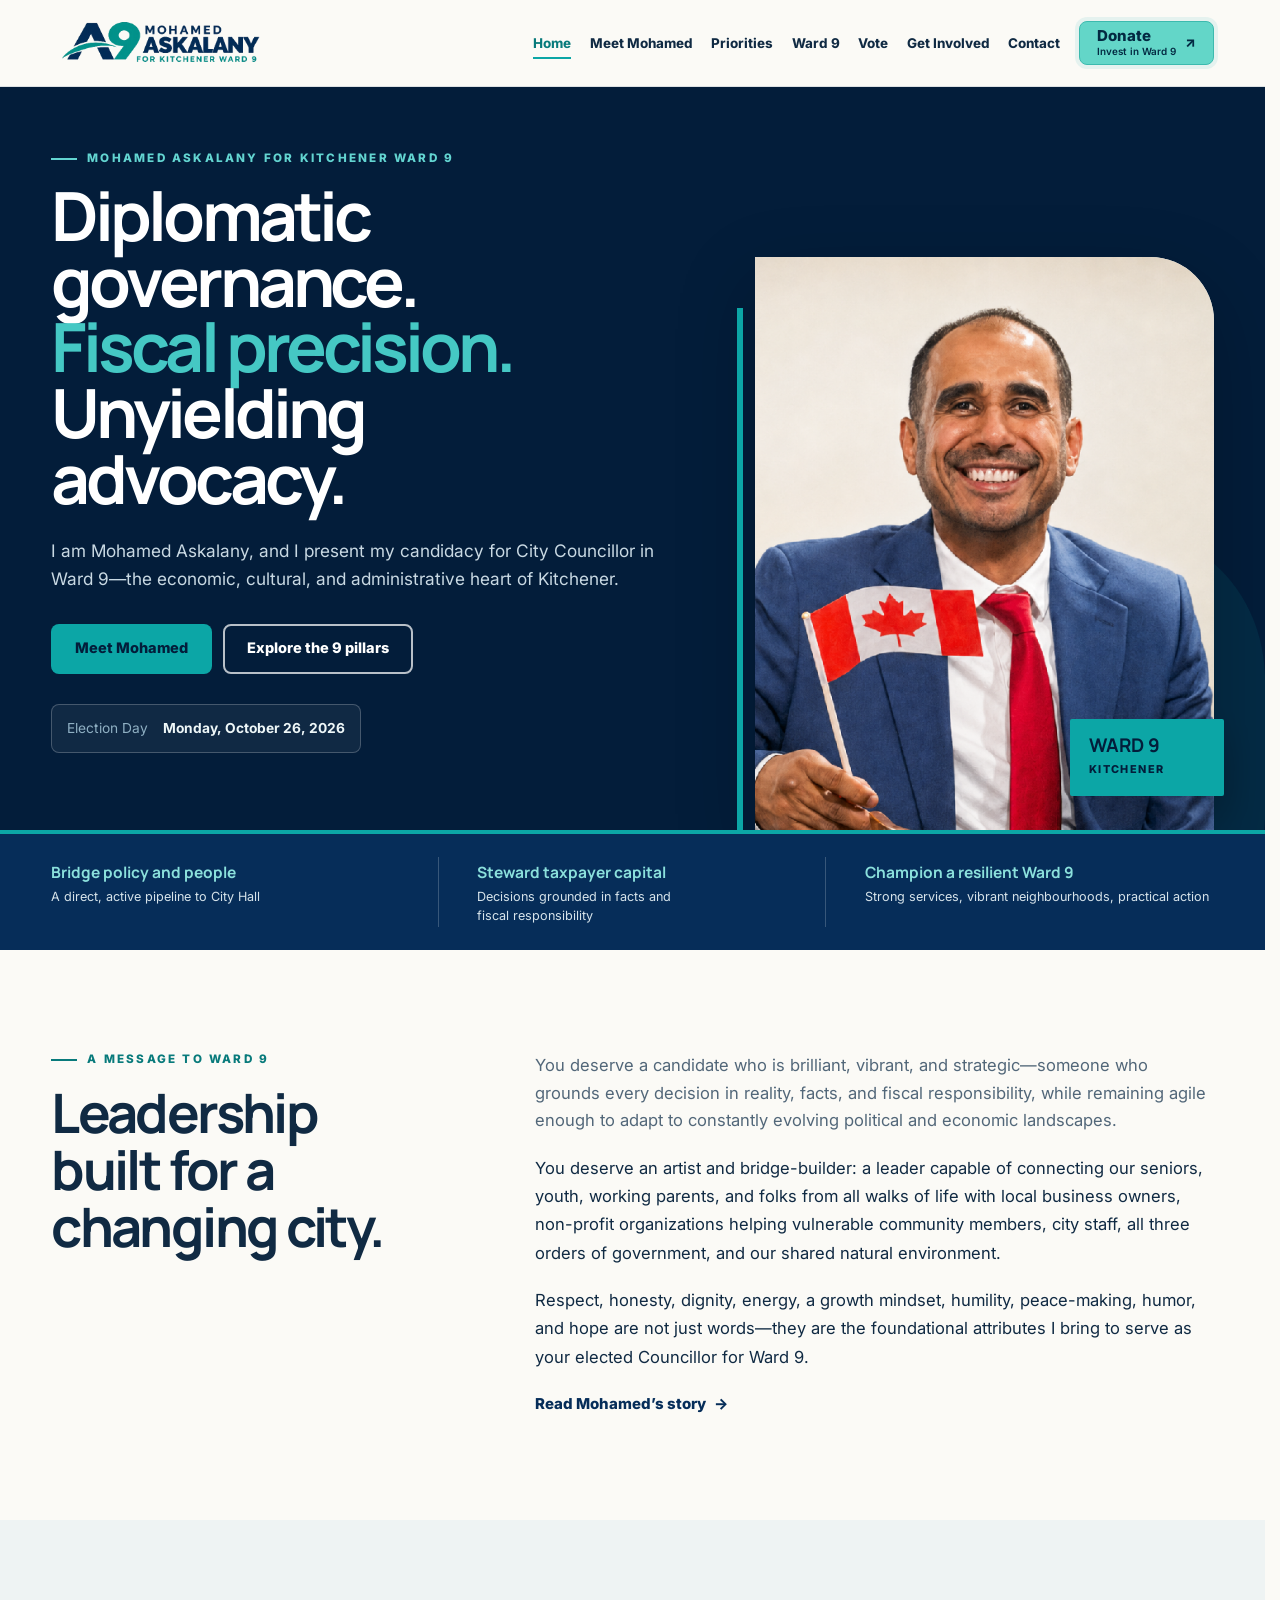
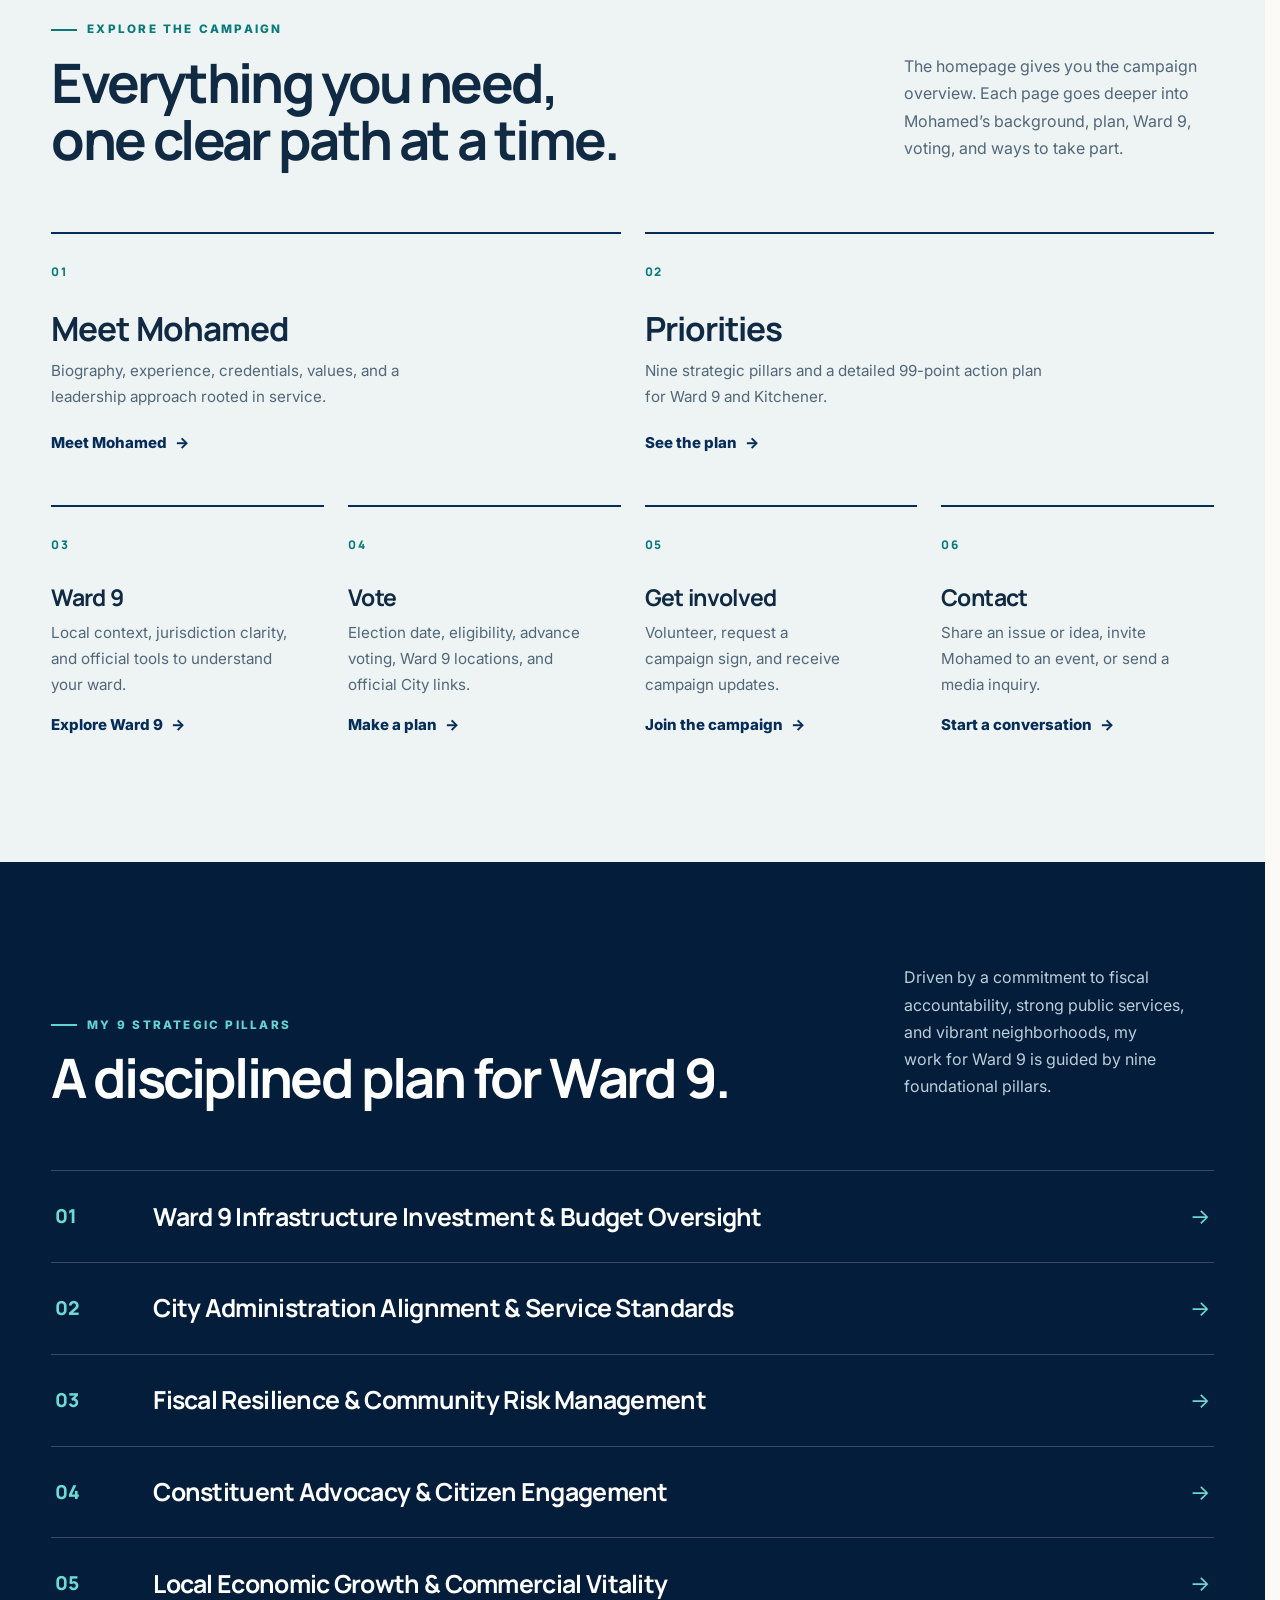
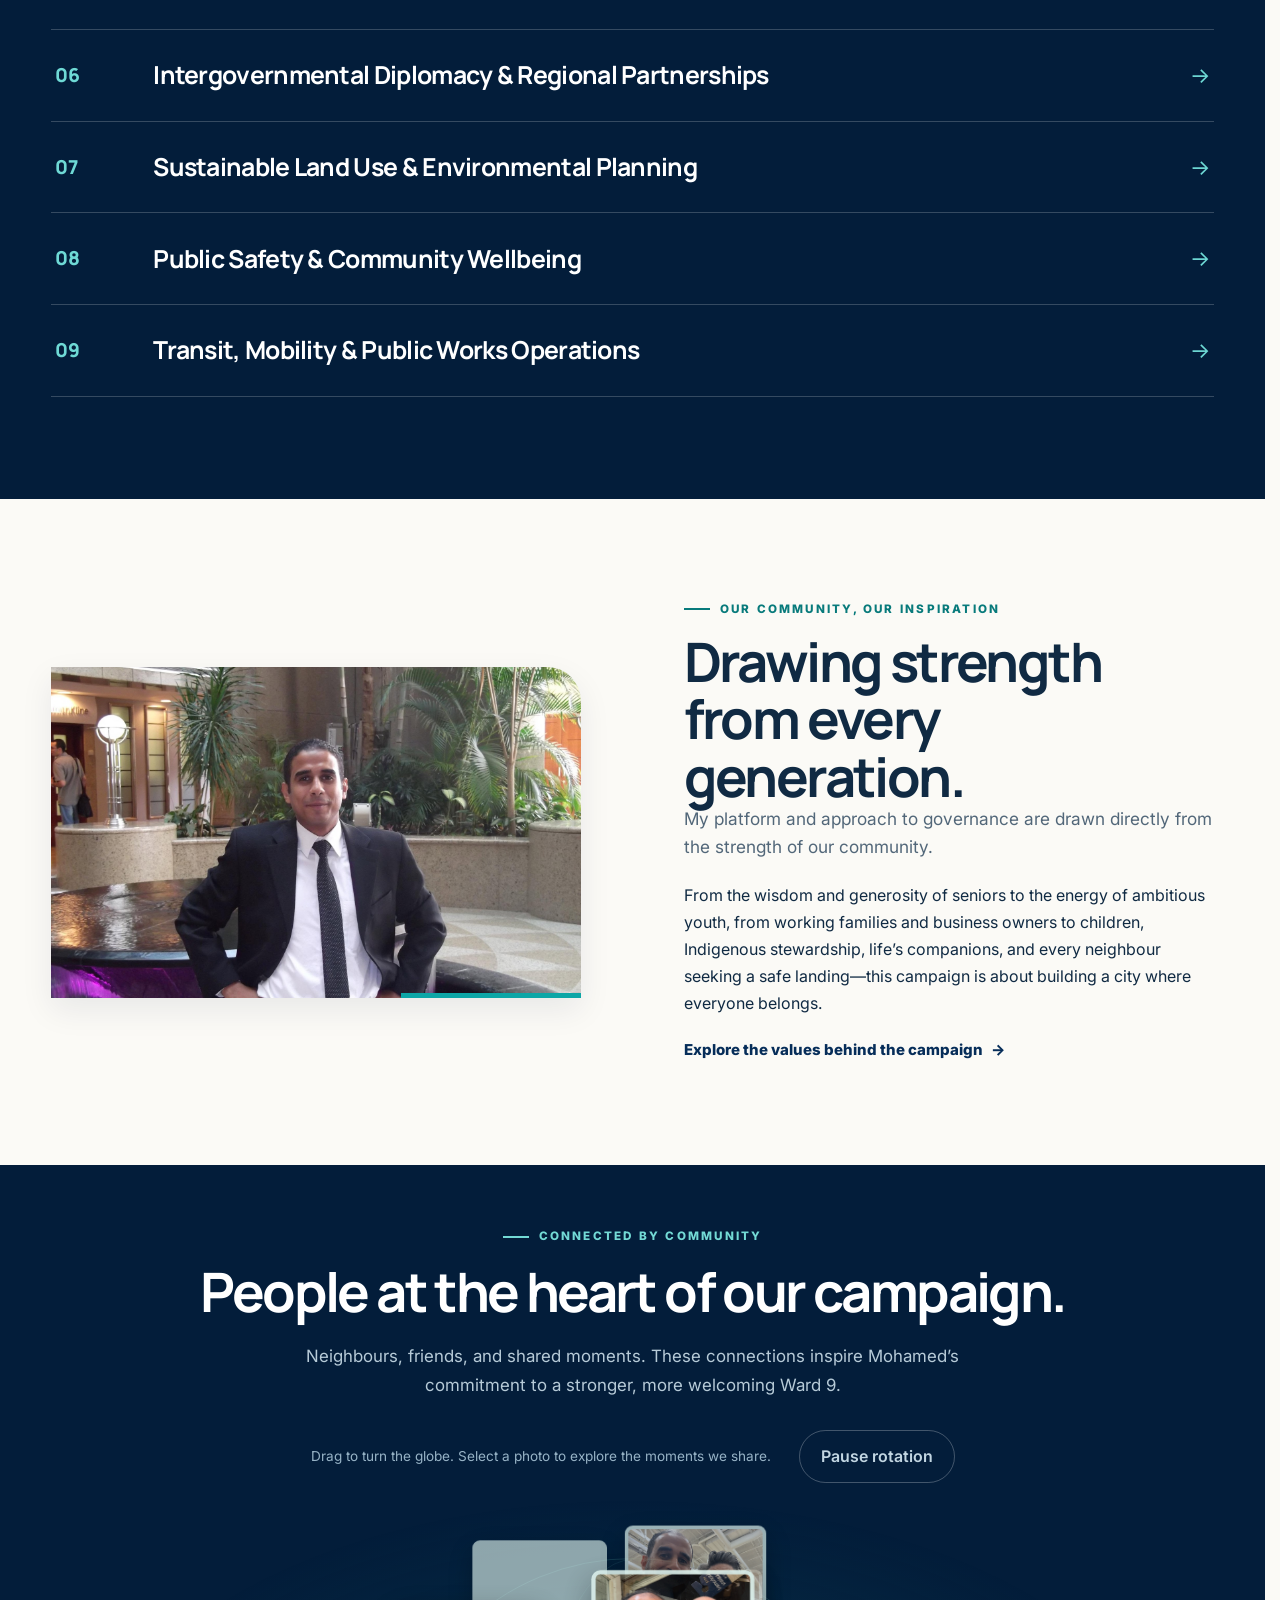
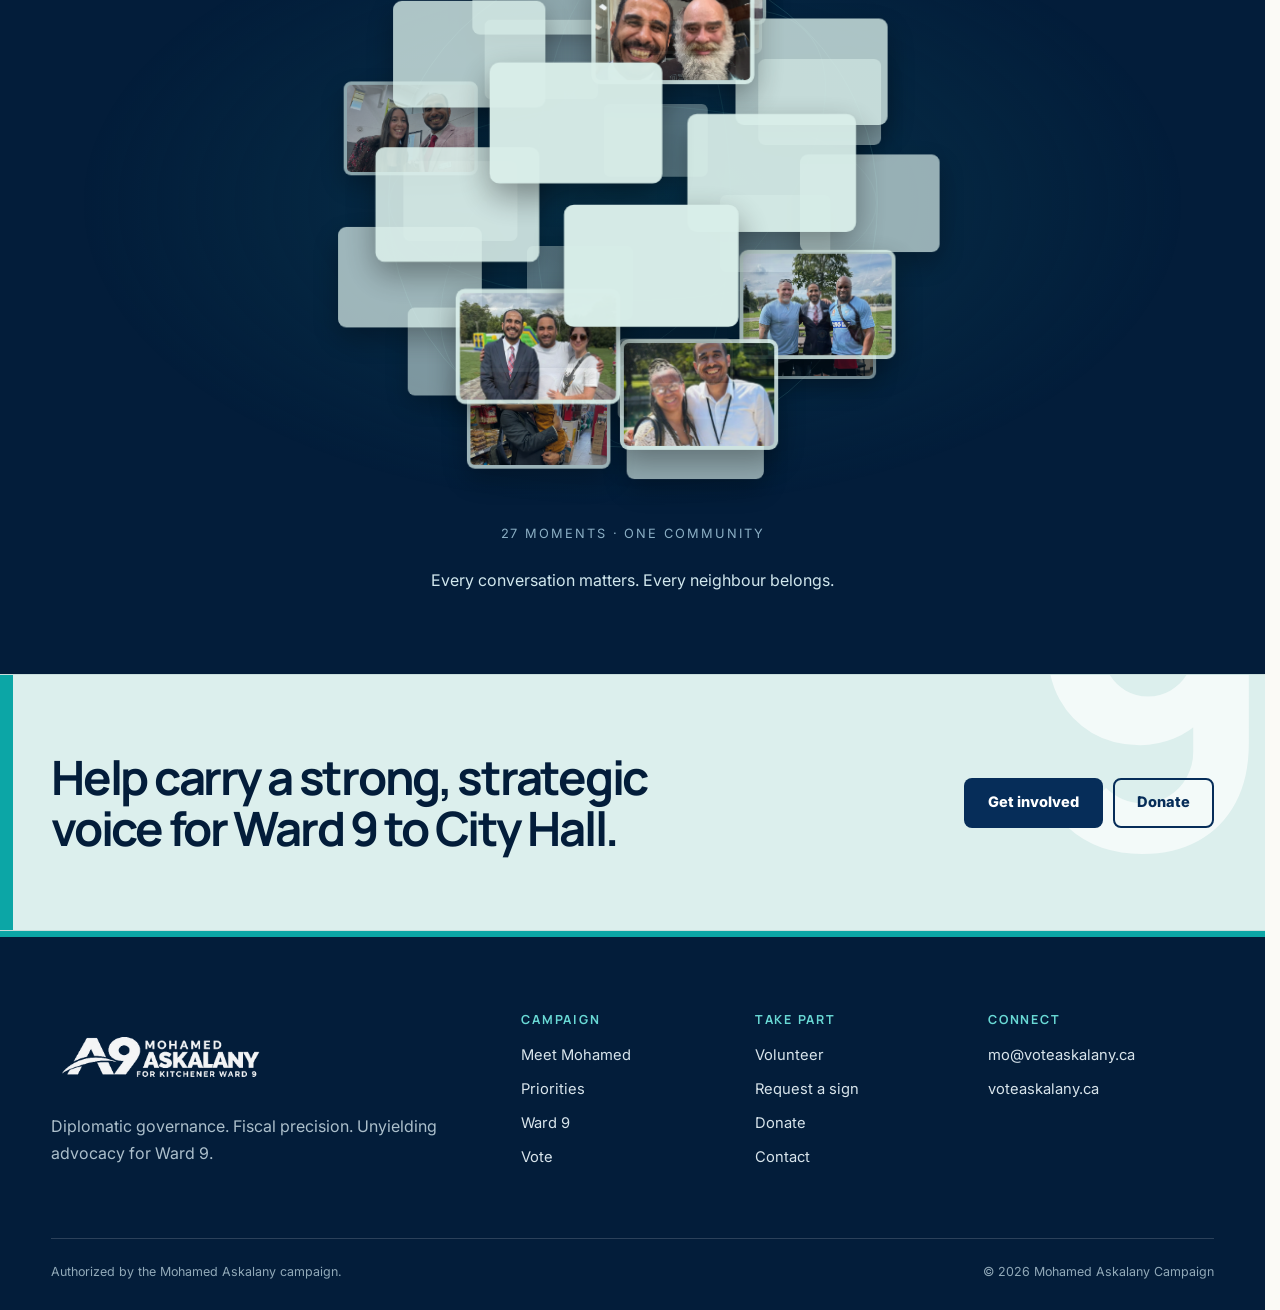
<file: index.html>
<!doctype html>
<html lang="en">
<head>
  <meta charset="utf-8">
  <meta name="viewport" content="width=device-width,initial-scale=1">
  <meta name="description" content="Mohamed Askalany is a candidate for Kitchener City Council in Ward 9, focused on diplomatic governance, fiscal precision, and strong resident advocacy.">
  <meta name="theme-color" content="#062d59">
  <link rel="canonical" href="https://voteaskalany.ca/">
  <title>Mohamed Askalany for Ward 9 | Kitchener</title>
  <link rel="icon" type="image/webp" href="images/Askalany Logo.webp">
  <link rel="preconnect" href="https://fonts.googleapis.com">
  <link rel="preconnect" href="https://fonts.gstatic.com" crossorigin>
  <link href="https://fonts.googleapis.com/css2?family=Inter:wght@400;500;600;700&family=Manrope:wght@700;800&display=swap" rel="stylesheet">
  <link rel="stylesheet" href="styles.css">
  <link rel="stylesheet" href="globe.css">
</head>
<body data-page="home">
  <a class="skip-link" href="#main">Skip to content</a>
  <div id="site-header"></div>

  <main id="main">
    <section class="hero hero-dark">
      <span class="hero-9" aria-hidden="true">9</span>
      <div class="container hero-grid">
        <div class="hero-copy">
          <p class="eyebrow">Mohamed Askalany for Kitchener Ward 9</p>
          <h1><span>Diplomatic governance.</span> <em>Fiscal precision.</em> <span>Unyielding advocacy.</span></h1>
          <p class="lead">I am Mohamed Askalany, and I present my candidacy for City Councillor in Ward 9—the economic, cultural, and administrative heart of Kitchener.</p>
          <div class="hero-actions">
            <a class="btn btn-teal" href="meet-mohamed.html">Meet Mohamed</a>
            <a class="btn btn-light" href="priorities-1.html">Explore the 9 pillars</a>
          </div>
          <div class="date-chip" role="note"><span>Election Day</span><strong>Monday, October 26, 2026</strong></div>
        </div>
        <div class="hero-media">
          <div class="hero-photo">
            <img src="images/mohamed-askalany.png" alt="Mohamed Askalany, candidate for Kitchener City Council in Ward 9" width="555" height="768">
          </div>
          <div class="hero-badge" aria-hidden="true"><strong>WARD 9</strong><span>KITCHENER</span></div>
        </div>
      </div>
    </section>

    <section class="signal-bar" aria-label="Campaign commitments">
      <div class="container signal-grid">
        <p><strong>Bridge policy and people</strong><span>A direct, active pipeline to City Hall</span></p>
        <p><strong>Steward taxpayer capital</strong><span>Decisions grounded in facts and fiscal responsibility</span></p>
        <p><strong>Champion a resilient Ward 9</strong><span>Strong services, vibrant neighbourhoods, practical action</span></p>
      </div>
    </section>

    <section class="section">
      <div class="container intro-grid">
        <div>
          <p class="eyebrow">A message to Ward 9</p>
          <h2>Leadership built for a changing city.</h2>
        </div>
        <div class="prose">
          <p class="section-intro">You deserve a candidate who is brilliant, vibrant, and strategic—someone who grounds every decision in reality, facts, and fiscal responsibility, while remaining agile enough to adapt to constantly evolving political and economic landscapes.</p>
          <p>You deserve an artist and bridge-builder: a leader capable of connecting our seniors, youth, working parents, and folks from all walks of life with local business owners, non-profit organizations helping vulnerable community members, city staff, all three orders of government, and our shared natural environment.</p>
          <p>Respect, honesty, dignity, energy, a growth mindset, humility, peace-making, humor, and hope are not just words—they are the foundational attributes I bring to serve as your elected Councillor for Ward 9.</p>
          <a class="text-link" href="meet-mohamed.html">Read Mohamed’s story <span aria-hidden="true">→</span></a>
        </div>
      </div>
    </section>

    <section class="section section-soft">
      <div class="container">
        <div class="section-heading">
          <div><p class="eyebrow">Explore the campaign</p><h2>Everything you need, one clear path at a time.</h2></div>
          <p>The homepage gives you the campaign overview. Each page goes deeper into Mohamed’s background, plan, Ward 9, voting, and ways to take part.</p>
        </div>
        <div class="path-grid">
          <article class="path-card"><span class="page-num">01</span><h3>Meet Mohamed</h3><p>Biography, experience, credentials, values, and a leadership approach rooted in service.</p><a class="text-link" href="meet-mohamed.html">Meet Mohamed <span aria-hidden="true">→</span></a></article>
          <article class="path-card"><span class="page-num">02</span><h3>Priorities</h3><p>Nine strategic pillars and a detailed 99-point action plan for Ward 9 and Kitchener.</p><a class="text-link" href="priorities-1.html">See the plan <span aria-hidden="true">→</span></a></article>
          <article class="path-card"><span class="page-num">03</span><h3>Ward 9</h3><p>Local context, jurisdiction clarity, and official tools to understand your ward.</p><a class="text-link" href="ward-9.html">Explore Ward 9 <span aria-hidden="true">→</span></a></article>
          <article class="path-card"><span class="page-num">04</span><h3>Vote</h3><p>Election date, eligibility, advance voting, Ward 9 locations, and official City links.</p><a class="text-link" href="vote.html">Make a plan <span aria-hidden="true">→</span></a></article>
          <article class="path-card"><span class="page-num">05</span><h3>Get involved</h3><p>Volunteer, request a campaign sign, and receive campaign updates.</p><a class="text-link" href="get-involved.html">Join the campaign <span aria-hidden="true">→</span></a></article>
          <article class="path-card"><span class="page-num">06</span><h3>Contact</h3><p>Share an issue or idea, invite Mohamed to an event, or send a media inquiry.</p><a class="text-link" href="contact.html">Start a conversation <span aria-hidden="true">→</span></a></article>
        </div>
      </div>
    </section>

    <section class="section section-dark">
      <div class="container">
        <div class="section-heading">
          <div><p class="eyebrow">My 9 strategic pillars</p><h2>A disciplined plan for Ward 9.</h2></div>
          <p>Driven by a commitment to fiscal accountability, strong public services, and vibrant neighborhoods, my work for Ward 9 is guided by nine foundational pillars.</p>
        </div>
        <div class="pillar-list">
          <a class="pillar-row" href="priorities-1.html#priority-1"><span class="num">01</span><h3>Ward 9 Infrastructure Investment &amp; Budget Oversight</h3><span class="arrow" aria-hidden="true">→</span></a>
          <a class="pillar-row" href="priorities-1.html#priority-2"><span class="num">02</span><h3>City Administration Alignment &amp; Service Standards</h3><span class="arrow" aria-hidden="true">→</span></a>
          <a class="pillar-row" href="priorities-1.html#priority-3"><span class="num">03</span><h3>Fiscal Resilience &amp; Community Risk Management</h3><span class="arrow" aria-hidden="true">→</span></a>
          <a class="pillar-row" href="priorities-1.html#priority-4"><span class="num">04</span><h3>Constituent Advocacy &amp; Citizen Engagement</h3><span class="arrow" aria-hidden="true">→</span></a>
          <a class="pillar-row" href="priorities-1.html#priority-5"><span class="num">05</span><h3>Local Economic Growth &amp; Commercial Vitality</h3><span class="arrow" aria-hidden="true">→</span></a>
          <a class="pillar-row" href="priorities-1.html#priority-6"><span class="num">06</span><h3>Intergovernmental Diplomacy &amp; Regional Partnerships</h3><span class="arrow" aria-hidden="true">→</span></a>
          <a class="pillar-row" href="priorities-1.html#priority-7"><span class="num">07</span><h3>Sustainable Land Use &amp; Environmental Planning</h3><span class="arrow" aria-hidden="true">→</span></a>
          <a class="pillar-row" href="priorities-1.html#priority-8"><span class="num">08</span><h3>Public Safety &amp; Community Wellbeing</h3><span class="arrow" aria-hidden="true">→</span></a>
          <a class="pillar-row" href="priorities-1.html#priority-9"><span class="num">09</span><h3>Transit, Mobility &amp; Public Works Operations</h3><span class="arrow" aria-hidden="true">→</span></a>
        </div>
      </div>
    </section>

    <section class="section">
      <div class="container split-grid">
        <div class="image-frame image-wide"><img src="images/group-photos/Askalany_group (7).webp" alt="Mohamed Askalany with Ward 9 community members at an outdoor gathering" loading="lazy"></div>
        <div>
          <p class="eyebrow">Our community, our inspiration</p>
          <h2>Drawing strength from every generation.</h2>
          <p class="section-intro">My platform and approach to governance are drawn directly from the strength of our community.</p>
          <p>From the wisdom and generosity of seniors to the energy of ambitious youth, from working families and business owners to children, Indigenous stewardship, life’s companions, and every neighbour seeking a safe landing—this campaign is about building a city where everyone belongs.</p>
          <a class="text-link" href="meet-mohamed.html#values">Explore the values behind the campaign <span aria-hidden="true">→</span></a>
        </div>
      </div>
    </section>

    <section class="community home-community" id="community" aria-labelledby="community-heading">
      <div class="container">
        <div class="gallery-intro"><p class="eyebrow">Connected by community</p><h2 id="community-heading">People at the heart of our campaign.</h2><p>Neighbours, friends, and shared moments. These connections inspire Mohamed’s commitment to a stronger, more welcoming Ward 9.</p></div>
        <div class="home-globe-controls"><p id="gallery-hint" class="gallery-hint">Drag to turn the globe. Select a photo to explore the moments we share.</p><button type="button" id="motion-toggle" class="motion-toggle">Pause rotation</button></div>
        <div id="photo-stage" class="photo-stage" data-view="globe" aria-label="Community photo globe" aria-describedby="gallery-hint"><div class="globe-guide" aria-hidden="true"><span></span><span></span><span></span></div></div>
        <p class="gallery-count" id="gallery-count" role="status"></p>
        <noscript><p>Enable JavaScript to explore our community photo globe.</p></noscript>
        <p class="home-globe-caption">Every conversation matters. Every neighbour belongs.</p>
      </div>
    </section>
    <section class="cta-band">
      <div class="container cta-grid">
        <h2>Help carry a strong, strategic voice for Ward 9 to City Hall.</h2>
        <div class="cta-actions"><a class="btn btn-primary" href="get-involved.html">Get involved</a><a class="btn btn-secondary" href="donate.html">Donate</a></div>
      </div>
    </section>
  </main>

  <dialog id="photo-dialog" aria-label="Photo viewer"><button type="button" id="close-photo" aria-label="Close photo">✕</button><img id="full-photo" alt=""><div class="viewer-controls"><button type="button" id="previous-photo" aria-label="Previous photo">←</button><p id="photo-caption" aria-live="polite"></p><button type="button" id="next-photo" aria-label="Next photo">→</button></div></dialog>
  <div id="site-footer"></div>
  <script src="script.js"></script><script src="globe-photos.js"></script><script src="globe.js"></script>
</body>
</html>
</file>
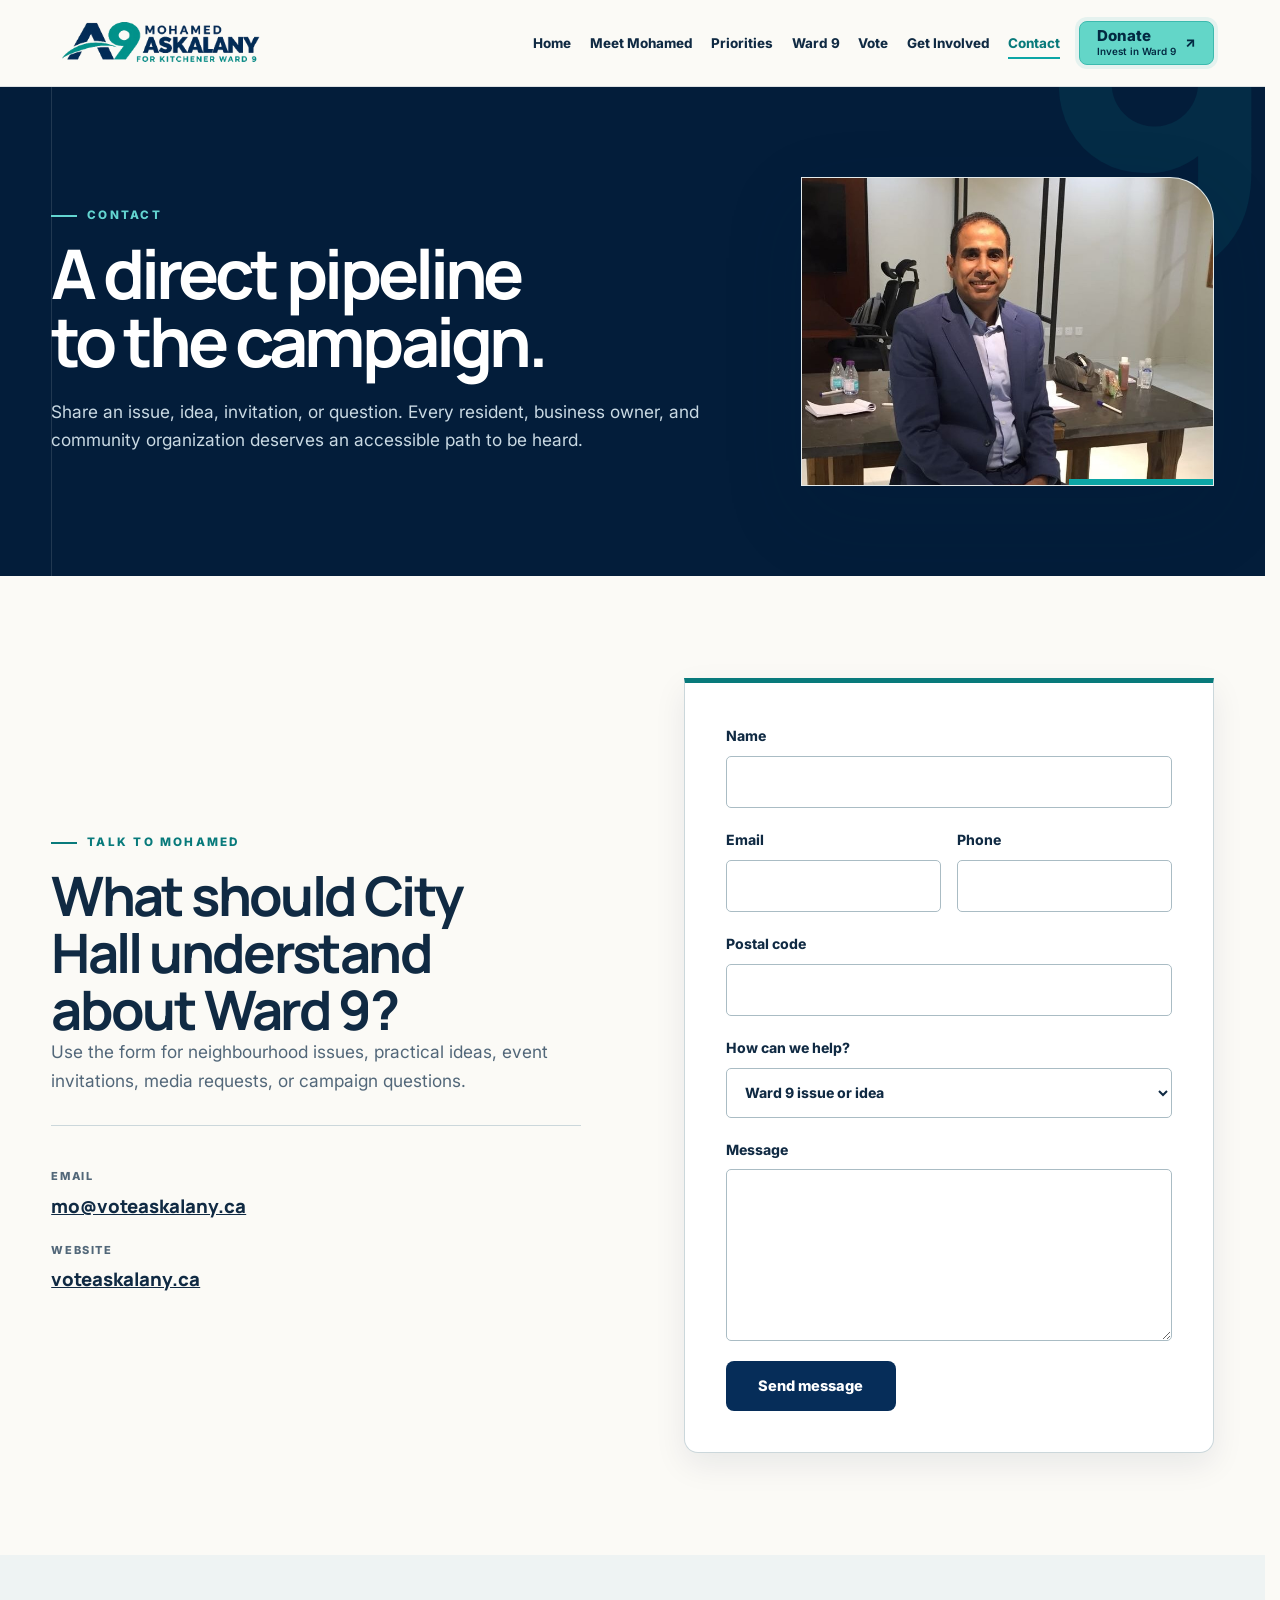
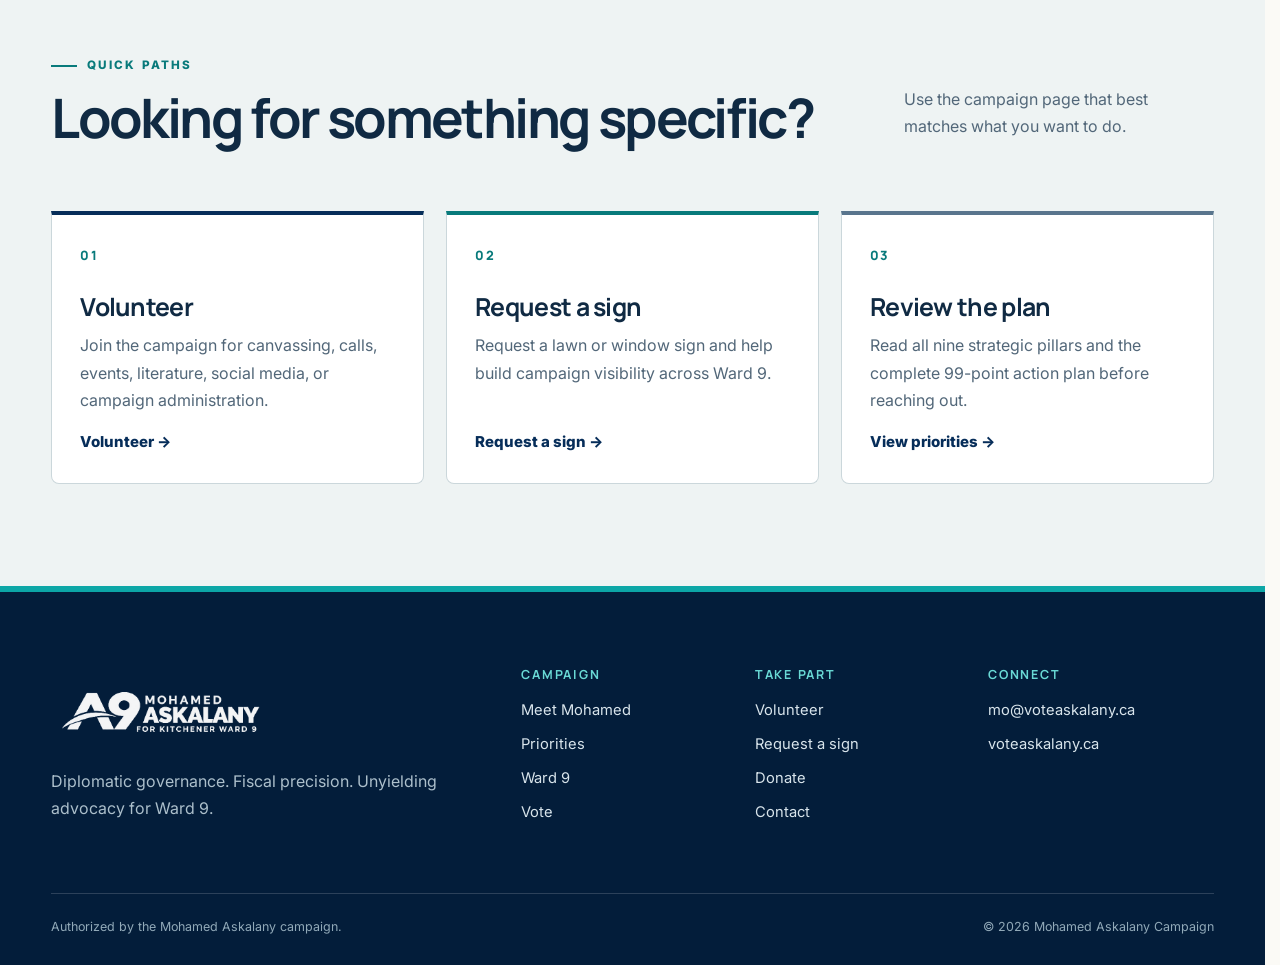
<file: contact.html>
<!doctype html>
<html lang="en">
<head>
  <meta charset="utf-8"><meta name="viewport" content="width=device-width,initial-scale=1">
  <meta name="description" content="Contact Mohamed Askalany's Ward 9 campaign about an issue, idea, event invitation, media inquiry, or campaign question.">
  <meta name="theme-color" content="#062d59"><title>Contact | Mohamed Askalany for Ward 9</title>
  <link rel="icon" type="image/webp" href="images/Askalany Logo.webp"><link rel="preconnect" href="https://fonts.googleapis.com"><link rel="preconnect" href="https://fonts.gstatic.com" crossorigin>
  <link href="https://fonts.googleapis.com/css2?family=Inter:wght@400;500;600;700&family=Manrope:wght@700;800&display=swap" rel="stylesheet"><link rel="stylesheet" href="styles.css">
</head>
<body data-page="contact">
  <a class="skip-link" href="#main">Skip to content</a><div id="site-header"></div>
  <main id="main">
    <section class="page-hero"><div class="container page-hero-split"><div><p class="eyebrow">Contact</p><h1>A direct pipeline to the campaign.</h1><p class="lead">Share an issue, idea, invitation, or question. Every resident, business owner, and community organization deserves an accessible path to be heard.</p></div><div class="page-hero-photo"><img src="images/group-photos/Askalany_group (2).webp" alt="Mohamed Askalany visiting a local neighbourhood business"></div></div></section>

    <section class="section">
      <div class="container form-layout">
        <div><p class="eyebrow">Talk to Mohamed</p><h2>What should City Hall understand about Ward 9?</h2><p class="section-intro">Use the form for neighbourhood issues, practical ideas, event invitations, media requests, or campaign questions.</p><div class="contact-details"><span>Email</span><a href="mailto:mo@voteaskalany.ca">mo@voteaskalany.ca</a><span>Website</span><a href="https://voteaskalany.ca/">voteaskalany.ca</a></div></div>
        <form class="campaign-form" name="contact" method="POST" action="/thank-you.html" data-netlify="true" netlify-honeypot="bot-field">
          <input type="hidden" name="form-name" value="contact"><p class="hidden-field"><label>Do not fill this out: <input name="bot-field"></label></p>
          <label>Name<input type="text" name="name" autocomplete="name" required></label><div class="field-grid"><label>Email<input type="email" name="email" autocomplete="email" required></label><label>Phone<input type="tel" name="phone" autocomplete="tel"></label></div><label>Postal code<input type="text" name="postal_code" autocomplete="postal-code"></label>
          <label>How can we help?<select name="topic"><option value="ward_issue">Ward 9 issue or idea</option><option value="event">Invite Mohamed to an event</option><option value="media">Media inquiry</option><option value="campaign">Campaign question</option><option value="other">Something else</option></select></label>
          <label>Message<textarea name="message" rows="6" required></textarea></label><button class="btn btn-primary" type="submit">Send message</button>
        </form>
      </div>
    </section>

    <section class="section section-soft"><div class="container"><div class="section-heading"><div><p class="eyebrow">Quick paths</p><h2>Looking for something specific?</h2></div><p>Use the campaign page that best matches what you want to do.</p></div><div class="action-grid"><article class="action-card"><span class="num">01</span><h3>Volunteer</h3><p>Join the campaign for canvassing, calls, events, literature, social media, or campaign administration.</p><a class="text-link" href="get-involved.html#volunteer">Volunteer →</a></article><article class="action-card"><span class="num">02</span><h3>Request a sign</h3><p>Request a lawn or window sign and help build campaign visibility across Ward 9.</p><a class="text-link" href="get-involved.html#sign">Request a sign →</a></article><article class="action-card"><span class="num">03</span><h3>Review the plan</h3><p>Read all nine strategic pillars and the complete 99-point action plan before reaching out.</p><a class="text-link" href="priorities-1.html">View priorities →</a></article></div></div></section>
  </main>
  <div id="site-footer"></div><script src="script.js"></script>
</body>
</html>
</file>
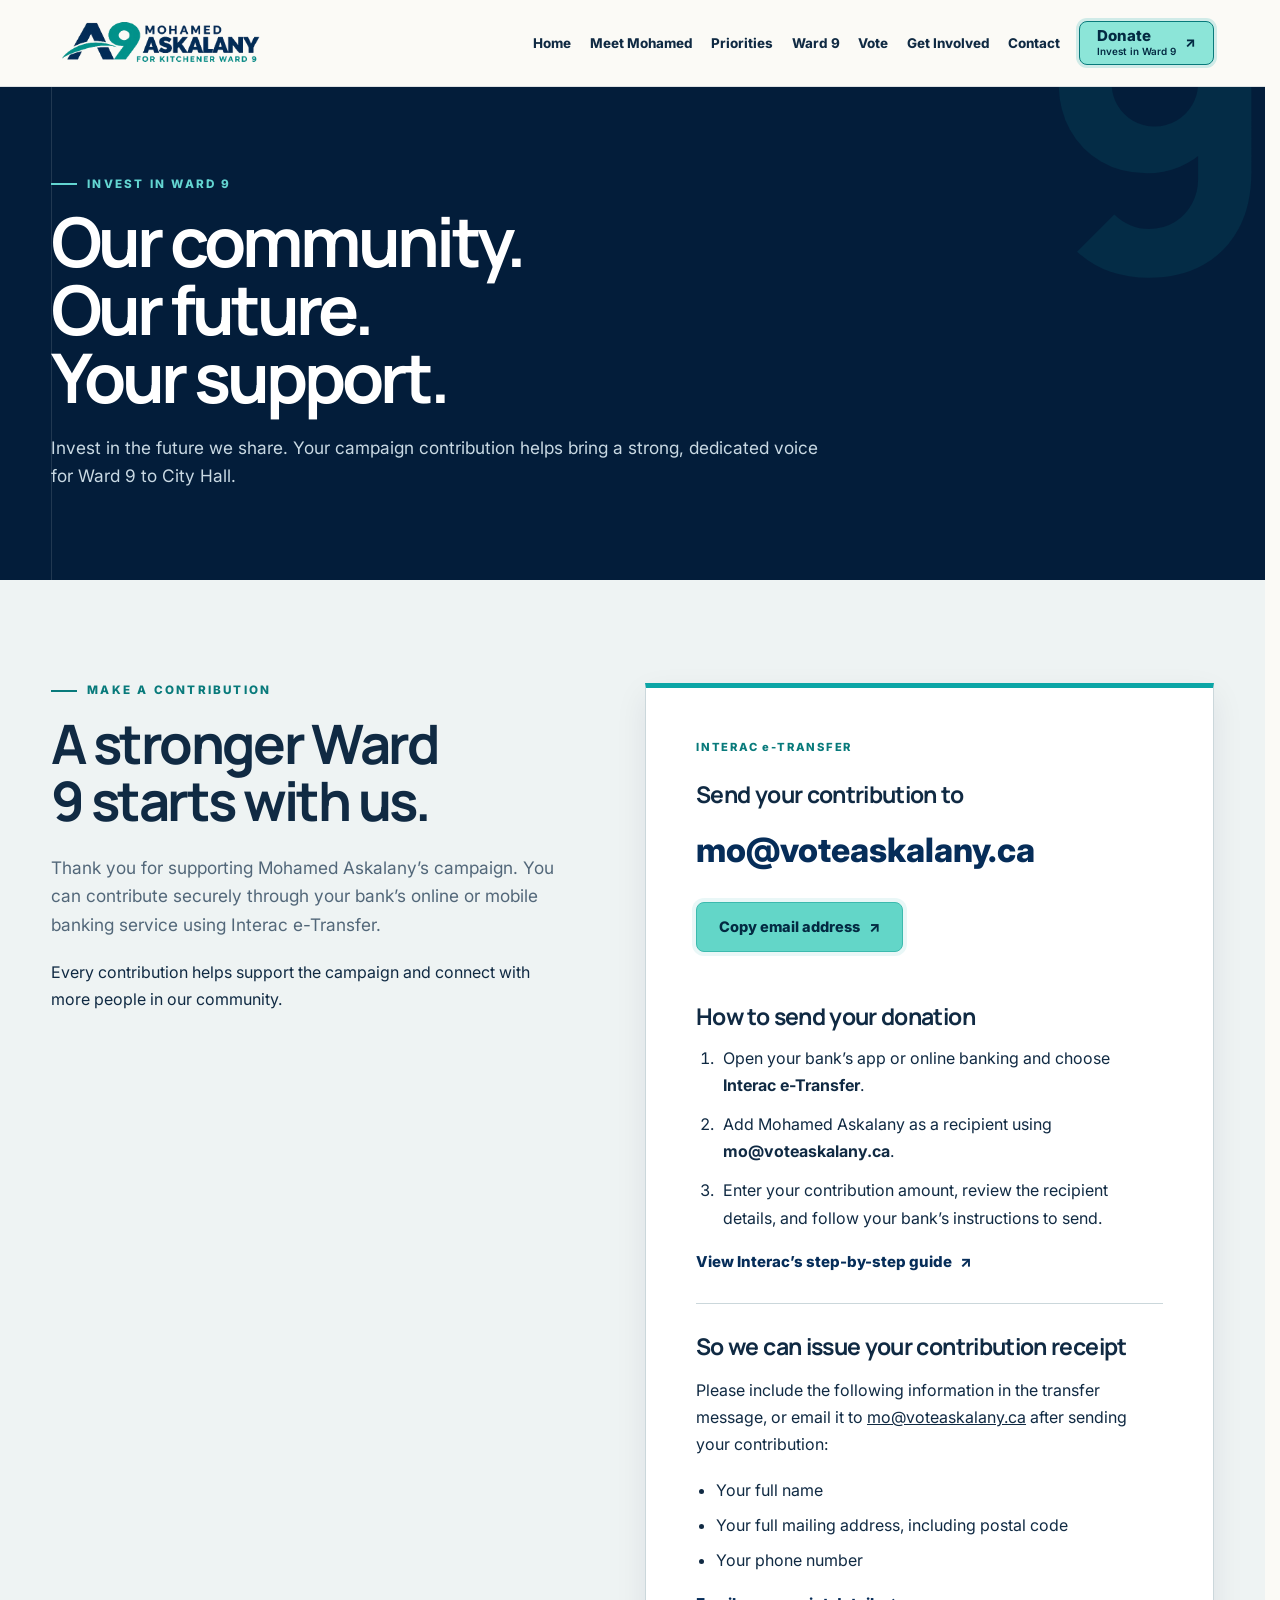
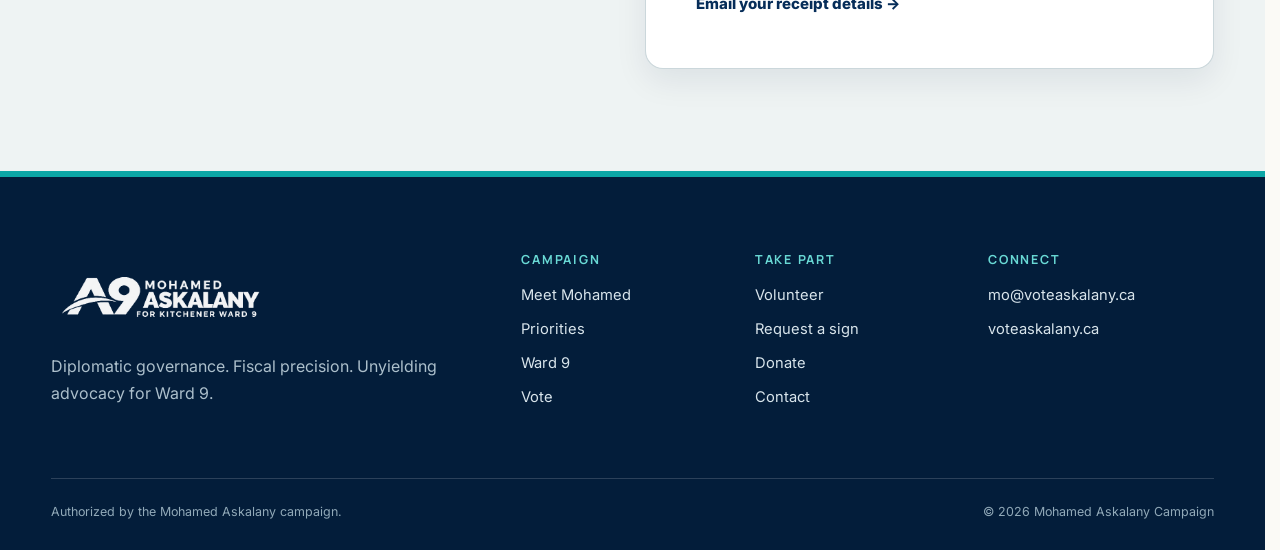
<file: donate.html>
<!doctype html>
<html lang="en">
<head>
  <meta charset="utf-8"><meta name="viewport" content="width=device-width,initial-scale=1">
  <meta name="description" content="Invest in Ward 9. Support Mohamed Askalany's campaign by Interac e-Transfer.">
  <meta name="theme-color" content="#062d59"><title>Donate | Mohamed Askalany for Ward 9</title>
  <link rel="icon" type="image/webp" href="images/Askalany Logo.webp"><link rel="preconnect" href="https://fonts.googleapis.com"><link rel="preconnect" href="https://fonts.gstatic.com" crossorigin>
  <link href="https://fonts.googleapis.com/css2?family=Inter:wght@400;500;600;700&family=Manrope:wght@700;800&display=swap" rel="stylesheet"><link rel="stylesheet" href="styles.css">
</head>
<body data-page="donate">
  <a class="skip-link" href="#main">Skip to content</a><div id="site-header"></div>
  <main id="main">
    <section class="page-hero"><div class="container"><p class="eyebrow">Invest in Ward 9</p><h1>Our community.<br>Our future.<br>Your support.</h1><p class="lead">Invest in the future we share. Your campaign contribution helps bring a strong, dedicated voice for Ward 9 to City Hall.</p></div></section>
    <section class="section section-soft"><div class="container contribution-grid">
      <div><p class="eyebrow">Make a contribution</p><h2>A stronger Ward 9 starts with us.</h2><p class="section-intro">Thank you for supporting Mohamed Askalany’s campaign. You can contribute securely through your bank’s online or mobile banking service using Interac e-Transfer.</p><p>Every contribution helps support the campaign and connect with more people in our community.</p></div>
      <div class="contribution-card"><span class="transfer-label">INTERAC e-TRANSFER</span><h3>Send your contribution to</h3><p class="transfer-email">mo@voteaskalany.ca</p><button type="button" class="btn invest-button" id="copy-email">Copy email address <span aria-hidden="true">↗</span></button><p id="copy-status" role="status" class="copy-status"></p>
      <div class="transfer-help"><h3>How to send your donation</h3><ol><li>Open your bank’s app or online banking and choose <strong>Interac e-Transfer</strong>.</li><li>Add Mohamed Askalany as a recipient using <strong>mo@voteaskalany.ca</strong>.</li><li>Enter your contribution amount, review the recipient details, and follow your bank’s instructions to send.</li></ol><a class="text-link" href="https://www.interac.ca/en/how-to-use/interac-e-transfer/how-to-send-money-with-interac-e-transfer/" target="_blank" rel="noopener noreferrer">View Interac’s step-by-step guide <span aria-hidden="true">↗</span></a></div>
      <div class="receipt-details"><h3>So we can issue your contribution receipt</h3><p>Please include the following information in the transfer message, or email it to <a href="mailto:mo@voteaskalany.ca">mo@voteaskalany.ca</a> after sending your contribution:</p><ul><li>Your full name</li><li>Your full mailing address, including postal code</li><li>Your phone number</li></ul><a class="text-link" href="mailto:mo@voteaskalany.ca?subject=Campaign%20contribution%20receipt&amp;body=Full%20name%3A%20%0D%0AFull%20mailing%20address%20(including%20postal%20code)%3A%20%0D%0APhone%20number%3A%20">Email your receipt details →</a></div>
      </div>
    </div></section>
  </main>  <div id="site-footer"></div><script src="script.js"></script><script src="donate.js"></script>
</body>
</html>
</file>
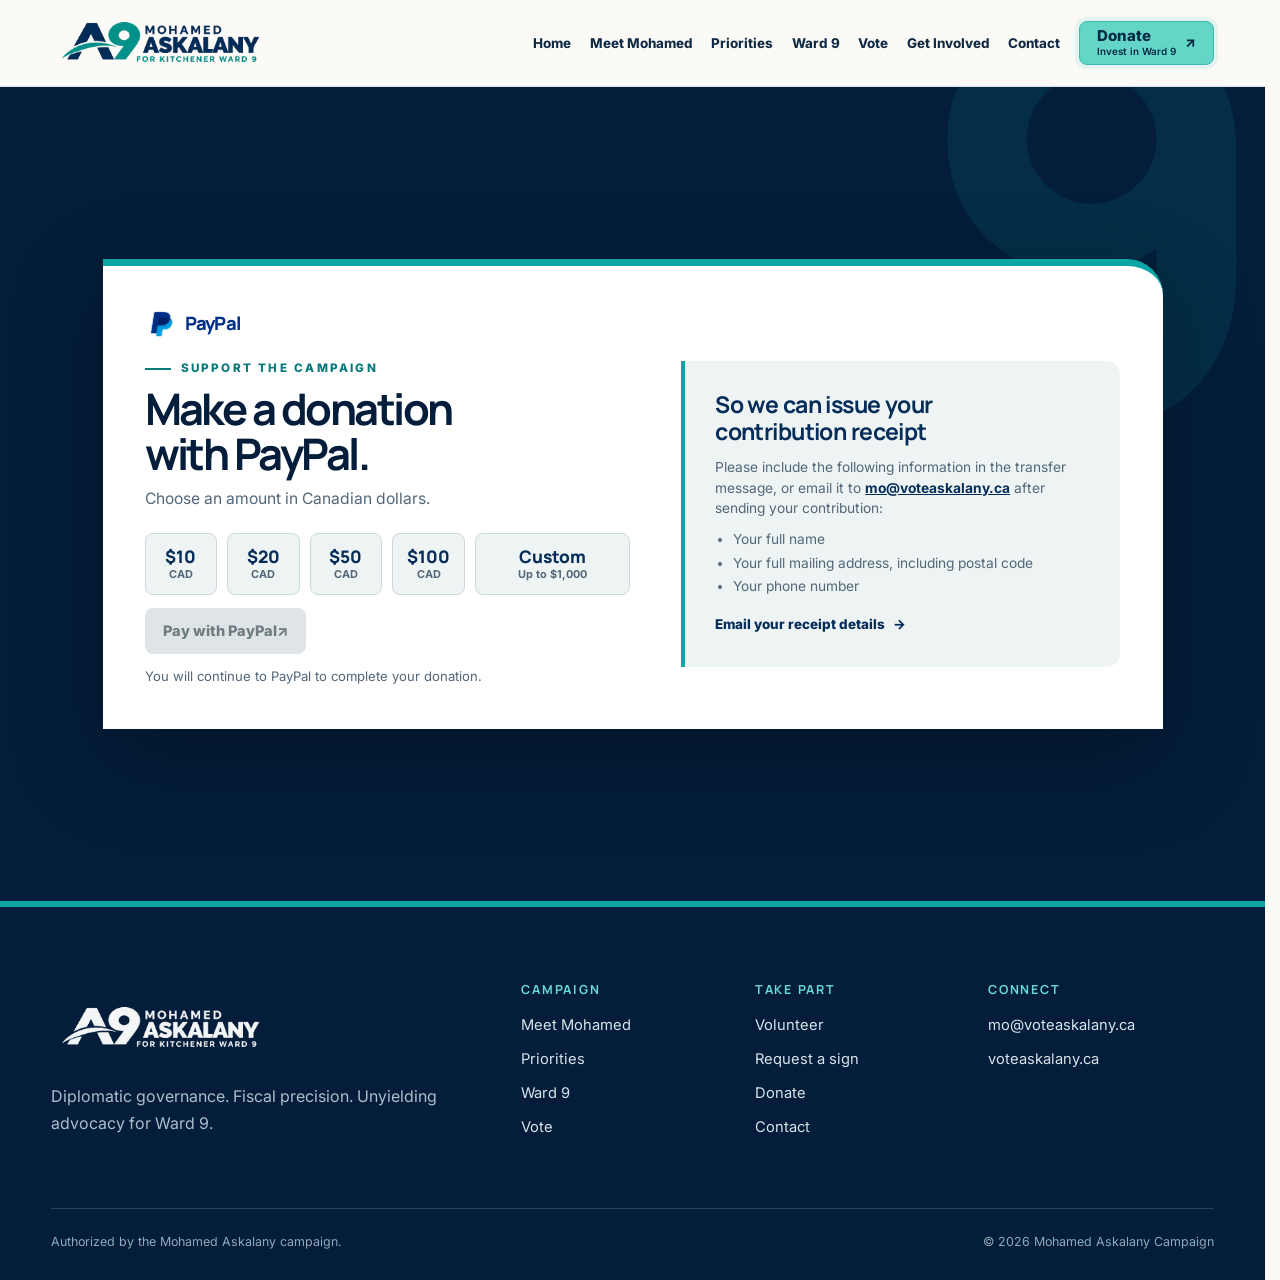
<file: friendly-donation.html>
<!doctype html>
<html lang="en">
<head>
  <meta charset="utf-8">
  <meta name="viewport" content="width=device-width,initial-scale=1">
  <meta name="description" content="Make a campaign donation through PayPal.">
  <meta name="robots" content="noindex,nofollow">
  <meta name="theme-color" content="#062d59">
  <title>Friendly Donation | Mohamed Askalany for Ward 9</title>
  <link rel="icon" type="image/webp" href="images/Askalany Logo.webp">
  <link rel="preconnect" href="https://fonts.googleapis.com">
  <link rel="preconnect" href="https://fonts.gstatic.com" crossorigin>
  <link href="https://fonts.googleapis.com/css2?family=Inter:wght@400;500;600;700&family=Manrope:wght@700;800&display=swap" rel="stylesheet">
  <link rel="stylesheet" href="styles.css?v=20261013">
</head>
<body data-page="friendly-donation">
  <a class="skip-link" href="#main">Skip to content</a>
  <div id="site-header"></div>

  <main id="main" class="paypal-test-main">
    <section class="paypal-donation-section" aria-labelledby="paypal-donation-heading">
      <span class="paypal-background-nine" aria-hidden="true">9</span>
      <div class="container">
        <div class="paypal-donation-card">
          <div class="paypal-brand">
            <img src="images/paypal-logo.png" alt="PayPal" width="258" height="258">
            <span>PayPal</span>
          </div>

          <div class="paypal-card-grid">
            <div class="paypal-choice-panel">
              <p class="eyebrow">Support the campaign</p>
              <h1 id="paypal-donation-heading">Make a donation with PayPal.</h1>
              <p class="paypal-intro">Choose an amount in Canadian dollars.</p>

              <div class="paypal-amount-options" aria-label="Choose a donation amount">
                <button class="paypal-amount-button paypal-preset" type="button" data-amount="10" aria-pressed="false">
                  <span>$10</span><small>CAD</small>
                </button>
                <button class="paypal-amount-button paypal-preset" type="button" data-amount="20" aria-pressed="false">
                  <span>$20</span><small>CAD</small>
                </button>
                <button class="paypal-amount-button paypal-preset" type="button" data-amount="50" aria-pressed="false">
                  <span>$50</span><small>CAD</small>
                </button>
                <button class="paypal-amount-button paypal-preset" type="button" data-amount="100" aria-pressed="false">
                  <span>$100</span><small>CAD</small>
                </button>
                <div class="paypal-custom-option">
                  <button class="paypal-amount-button paypal-custom-toggle" type="button" aria-expanded="false" aria-controls="paypal-custom-form">
                    <span>Custom</span><small>Up to $1,000</small>
                  </button>
                  <form class="paypal-custom-form" id="paypal-custom-form" hidden novalidate>
                    <label class="sr-only" for="paypal-custom-amount">Enter a custom amount, up to $1,000 CAD</label>
                    <div class="paypal-amount-field">
                      <span aria-hidden="true">$</span>
                      <input id="paypal-custom-amount" name="amount" type="number" min="0.01" max="1000" step="0.01" inputmode="decimal" placeholder="0.00" required aria-describedby="paypal-custom-help paypal-custom-status">
                      <strong>CAD</strong>
                    </div>
                    <p id="paypal-custom-help" class="sr-only">Maximum custom donation: $1,000 CAD.</p>
                    <p id="paypal-custom-status" class="sr-only" role="alert"></p>
                  </form>
                </div>
              </div>

              <div class="paypal-payment-action" id="paypal-payment-action">
                <p id="paypal-selection-status" class="sr-only" role="status" aria-live="polite">Choose an amount to activate the PayPal button.</p>
                <a class="btn btn-primary" id="paypal-pay-button" aria-disabled="true">Pay with PayPal <span aria-hidden="true">↗</span></a>
              </div>

              <p class="paypal-notice">You will continue to PayPal to complete your donation.</p>
            </div>

            <section class="paypal-receipt-details" aria-labelledby="paypal-receipt-heading">
              <h2 id="paypal-receipt-heading">So we can issue your contribution receipt</h2>
              <p>Please include the following information in the transfer message, or email it to <a href="mailto:mo@voteaskalany.ca">mo@voteaskalany.ca</a> after sending your contribution:</p>
              <ul>
                <li>Your full name</li>
                <li>Your full mailing address, including postal code</li>
                <li>Your phone number</li>
              </ul>
              <a class="text-link" href="mailto:mo@voteaskalany.ca?subject=Campaign%20contribution%20receipt&amp;body=Full%20name%3A%20%0D%0AFull%20mailing%20address%20(including%20postal%20code)%3A%20%0D%0APhone%20number%3A%20">Email your receipt details <span aria-hidden="true">→</span></a>
            </section>
          </div>
        </div>
      </div>
    </section>
  </main>

  <div id="site-footer"></div>
  <script src="script.js?v=20261013"></script>
  <script src="friendly-donation.js?v=20261013"></script>
</body>
</html>
</file>
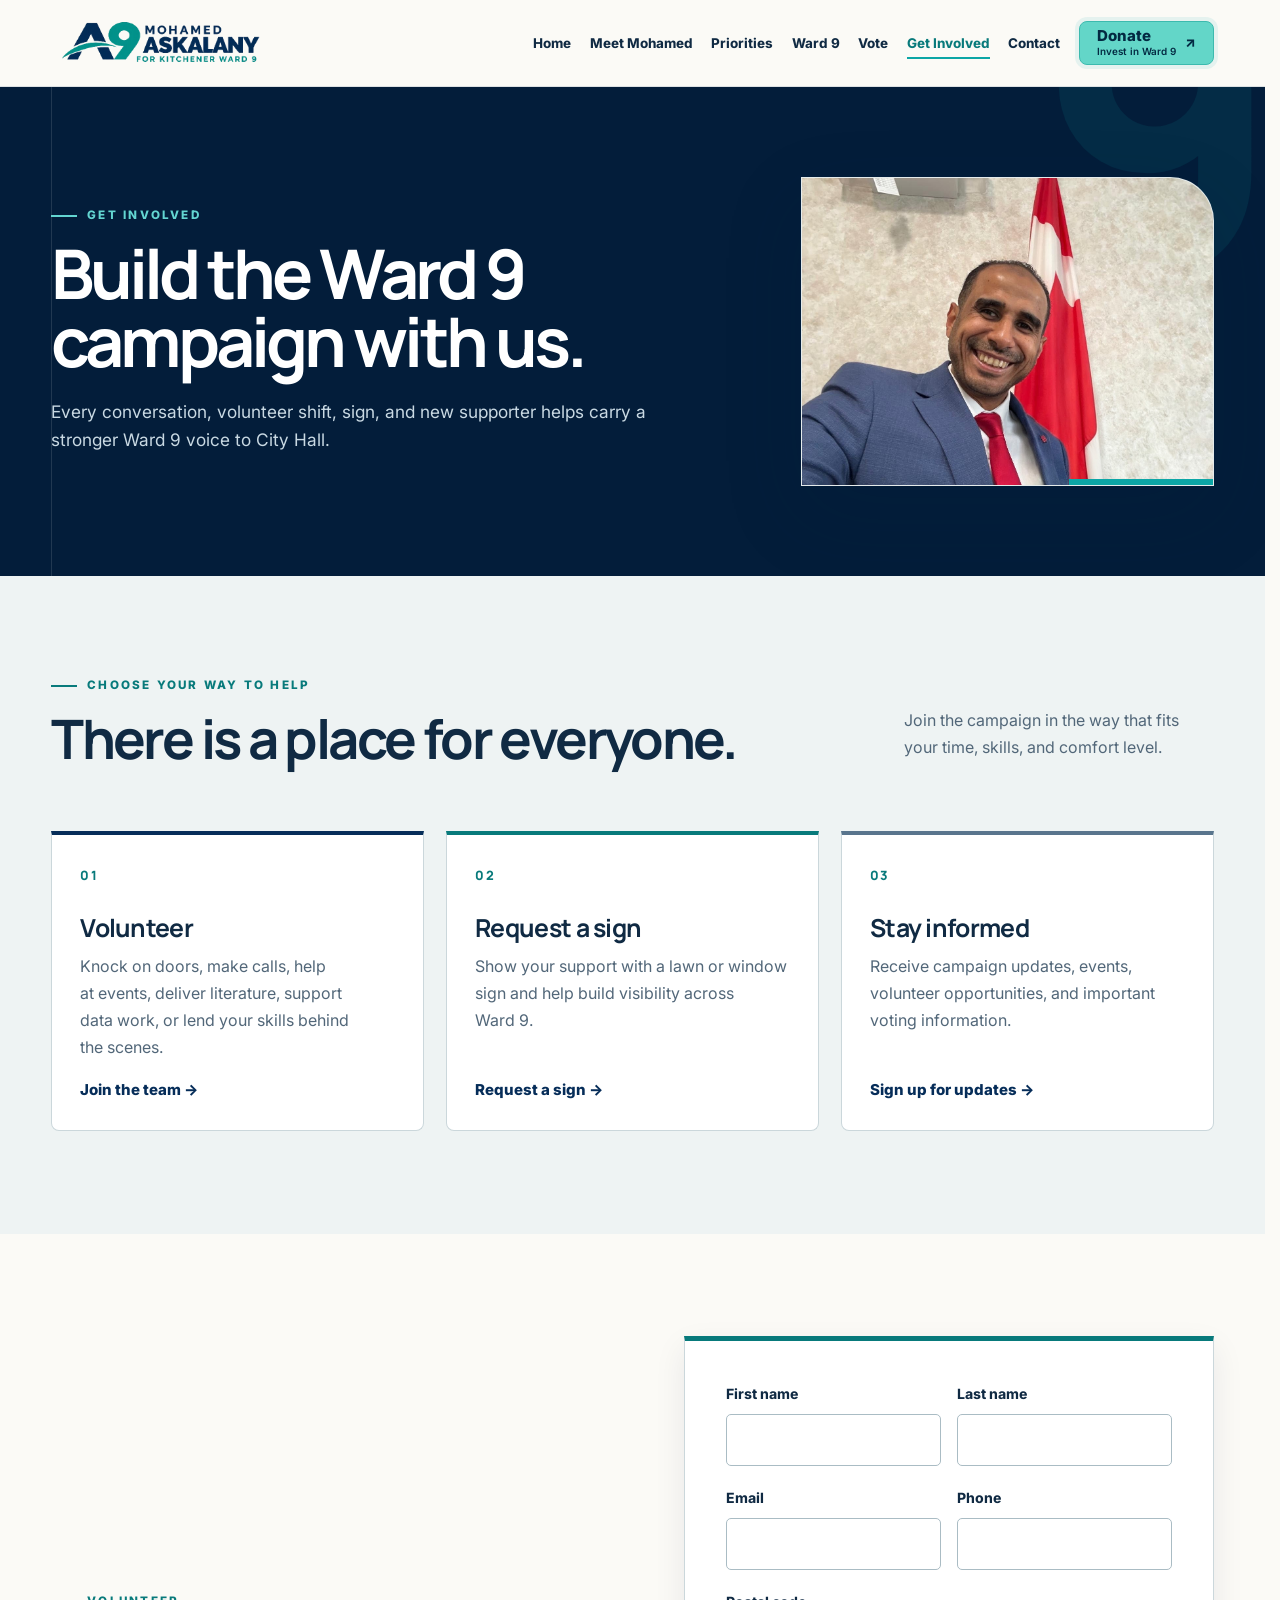
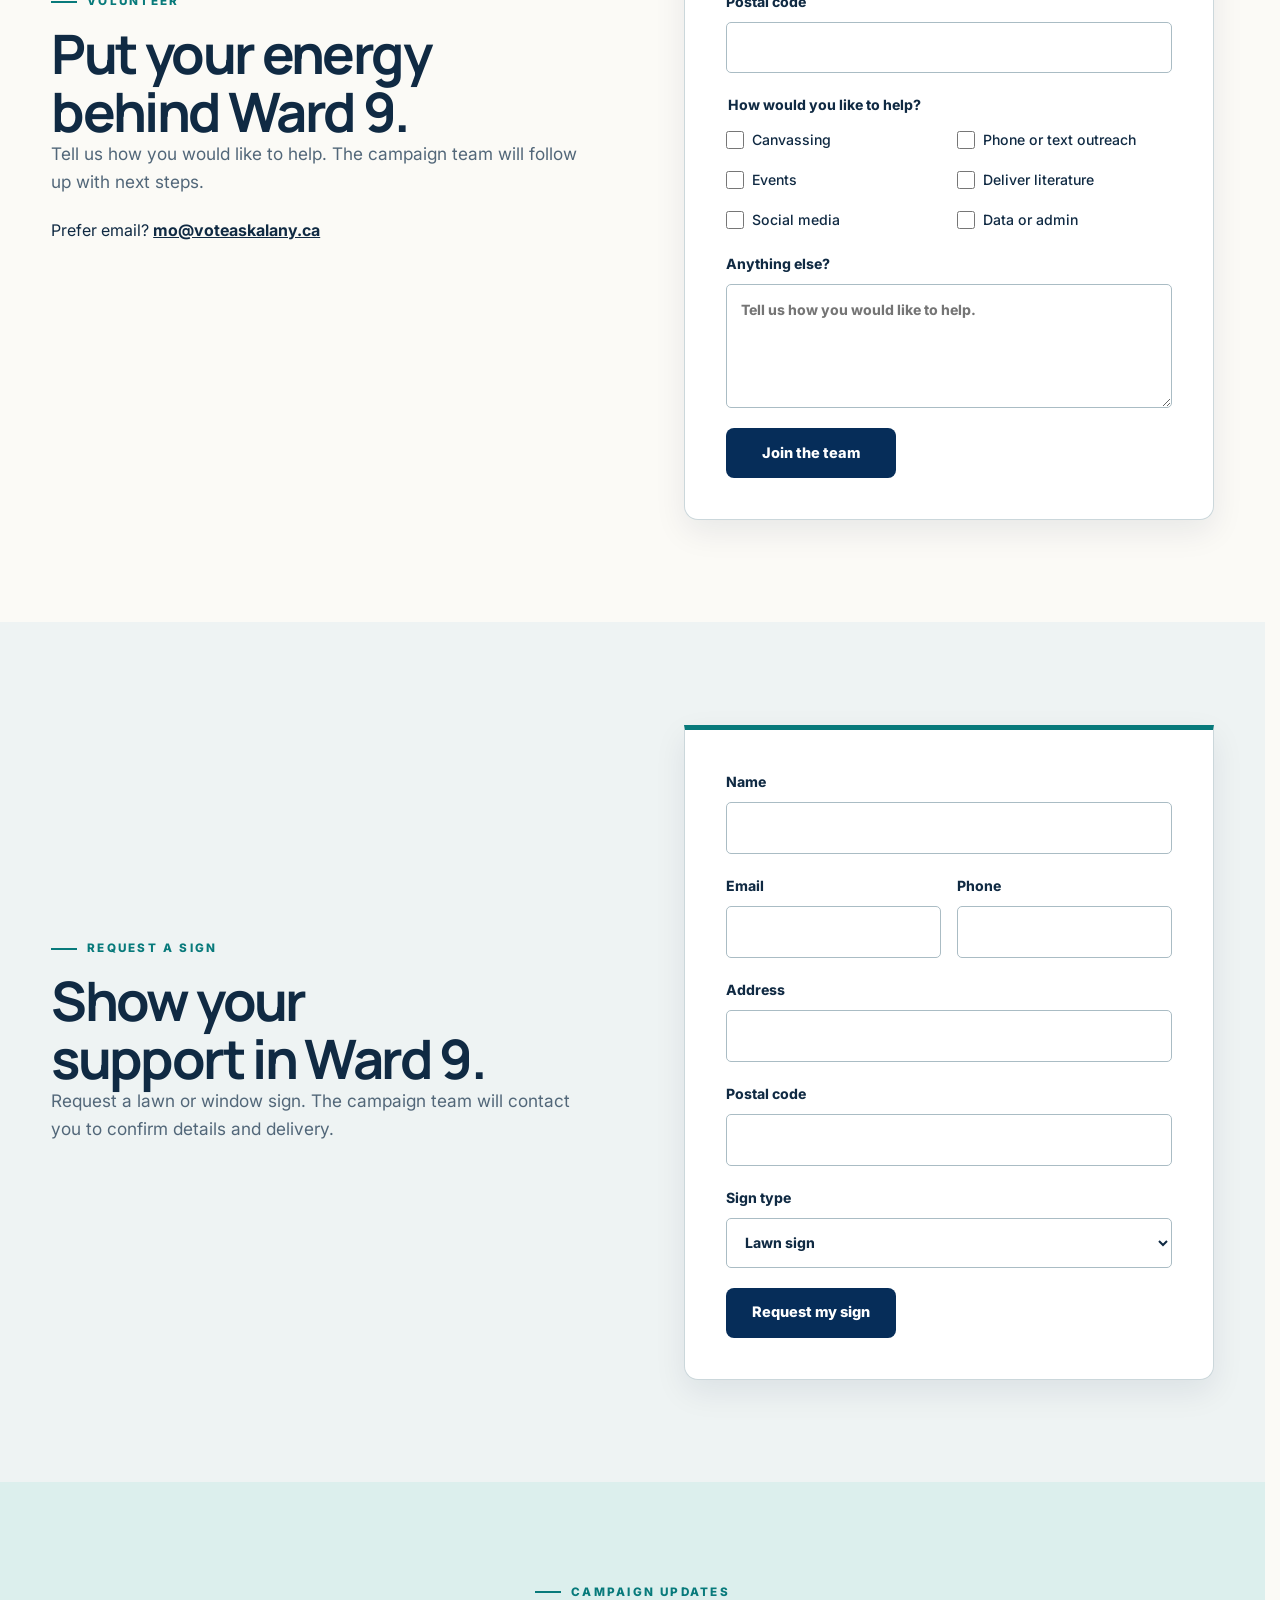
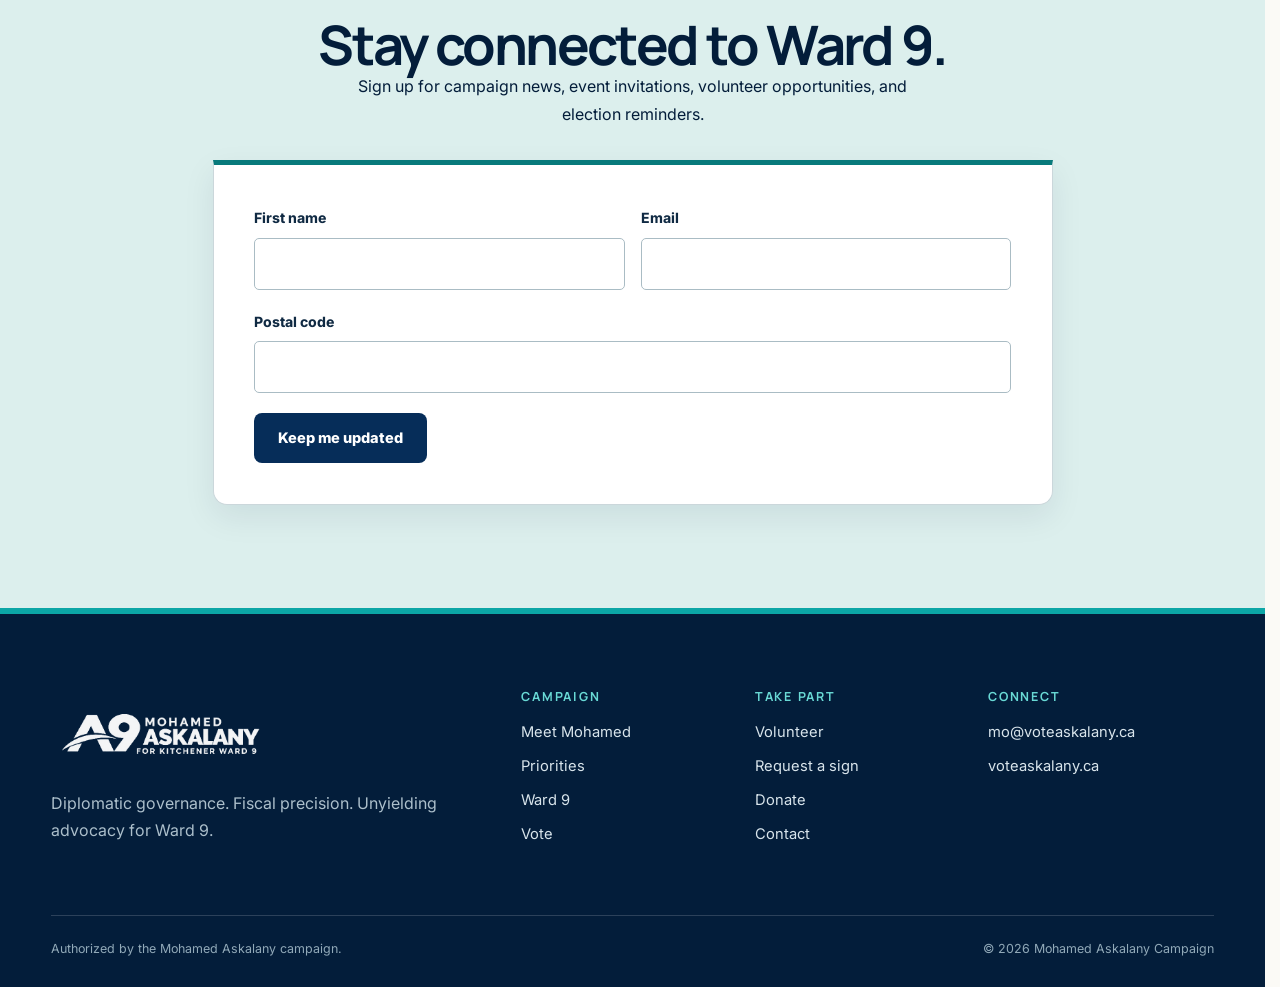
<file: get-involved.html>
<!doctype html>
<html lang="en">
<head>
  <meta charset="utf-8"><meta name="viewport" content="width=device-width,initial-scale=1">
  <meta name="description" content="Volunteer with Mohamed Askalany's Ward 9 campaign, request a sign, and sign up for campaign updates.">
  <meta name="theme-color" content="#062d59"><title>Get Involved | Mohamed Askalany for Ward 9</title>
  <link rel="icon" type="image/webp" href="images/Askalany Logo.webp"><link rel="preconnect" href="https://fonts.googleapis.com"><link rel="preconnect" href="https://fonts.gstatic.com" crossorigin>
  <link href="https://fonts.googleapis.com/css2?family=Inter:wght@400;500;600;700&family=Manrope:wght@700;800&display=swap" rel="stylesheet"><link rel="stylesheet" href="styles.css">
</head>
<body data-page="involved">
  <a class="skip-link" href="#main">Skip to content</a><div id="site-header"></div>
  <main id="main">
    <section class="page-hero"><div class="container page-hero-split"><div><p class="eyebrow">Get involved</p><h1>Build the Ward 9 campaign with us.</h1><p class="lead">Every conversation, volunteer shift, sign, and new supporter helps carry a stronger Ward 9 voice to City Hall.</p></div><div class="page-hero-photo"><img src="images/group-photos/Askalany_group (9).webp" alt="Mohamed Askalany with community members outdoors"></div></div></section>

    <section class="section section-soft">
      <div class="container"><div class="section-heading"><div><p class="eyebrow">Choose your way to help</p><h2>There is a place for everyone.</h2></div><p>Join the campaign in the way that fits your time, skills, and comfort level.</p></div>
        <div class="action-grid">
          <article class="action-card"><span class="num">01</span><h3>Volunteer</h3><p>Knock on doors, make calls, help at events, deliver literature, support data work, or lend your skills behind the scenes.</p><a class="text-link" href="#volunteer">Join the team →</a></article>
          <article class="action-card"><span class="num">02</span><h3>Request a sign</h3><p>Show your support with a lawn or window sign and help build visibility across Ward 9.</p><a class="text-link" href="#sign">Request a sign →</a></article>
          <article class="action-card"><span class="num">03</span><h3>Stay informed</h3><p>Receive campaign updates, events, volunteer opportunities, and important voting information.</p><a class="text-link" href="#updates">Sign up for updates →</a></article>
        </div>
      </div>
    </section>

    <section class="section" id="volunteer">
      <div class="container form-layout"><div><p class="eyebrow">Volunteer</p><h2>Put your energy behind Ward 9.</h2><p class="section-intro">Tell us how you would like to help. The campaign team will follow up with next steps.</p><p>Prefer email? <a href="mailto:mo@voteaskalany.ca"><strong>mo@voteaskalany.ca</strong></a></p></div>
        <form class="campaign-form" name="volunteer" method="POST" action="/thank-you.html" data-netlify="true" netlify-honeypot="bot-field">
          <input type="hidden" name="form-name" value="volunteer"><p class="hidden-field"><label>Do not fill this out: <input name="bot-field"></label></p>
          <div class="field-grid"><label>First name<input type="text" name="first_name" autocomplete="given-name" required></label><label>Last name<input type="text" name="last_name" autocomplete="family-name" required></label></div>
          <div class="field-grid"><label>Email<input type="email" name="email" autocomplete="email" required></label><label>Phone<input type="tel" name="phone" autocomplete="tel"></label></div>
          <label>Postal code<input type="text" name="postal_code" autocomplete="postal-code"></label>
          <fieldset><legend>How would you like to help?</legend><div class="check-grid"><label><input type="checkbox" name="help" value="canvassing"> Canvassing</label><label><input type="checkbox" name="help" value="phone"> Phone or text outreach</label><label><input type="checkbox" name="help" value="events"> Events</label><label><input type="checkbox" name="help" value="literature"> Deliver literature</label><label><input type="checkbox" name="help" value="social"> Social media</label><label><input type="checkbox" name="help" value="admin"> Data or admin</label></div></fieldset>
          <label>Anything else?<textarea name="message" rows="4" placeholder="Tell us how you would like to help."></textarea></label><button class="btn btn-primary" type="submit">Join the team</button>
        </form>
      </div>
    </section>

    <section class="section section-soft" id="sign">
      <div class="container form-layout"><div><p class="eyebrow">Request a sign</p><h2>Show your support in Ward 9.</h2><p class="section-intro">Request a lawn or window sign. The campaign team will contact you to confirm details and delivery.</p></div>
        <form class="campaign-form" name="sign-request" method="POST" action="/thank-you.html" data-netlify="true" netlify-honeypot="bot-field">
          <input type="hidden" name="form-name" value="sign-request"><p class="hidden-field"><label>Do not fill this out: <input name="bot-field"></label></p>
          <label>Name<input type="text" name="name" autocomplete="name" required></label><div class="field-grid"><label>Email<input type="email" name="email" autocomplete="email" required></label><label>Phone<input type="tel" name="phone" autocomplete="tel"></label></div>
          <label>Address<input type="text" name="address" autocomplete="street-address" required></label><label>Postal code<input type="text" name="postal_code" autocomplete="postal-code" required></label>
          <label>Sign type<select name="sign_type"><option value="lawn">Lawn sign</option><option value="window">Window sign</option><option value="either">Either works</option></select></label><button class="btn btn-primary" type="submit">Request my sign</button>
        </form>
      </div>
    </section>

    <section class="section section-teal" id="updates">
      <div class="narrow updates-wrap"><p class="eyebrow">Campaign updates</p><h2>Stay connected to Ward 9.</h2><p>Sign up for campaign news, event invitations, volunteer opportunities, and election reminders.</p>
        <form class="campaign-form updates-form" name="newsletter" method="POST" action="/thank-you.html" data-netlify="true" netlify-honeypot="bot-field"><input type="hidden" name="form-name" value="newsletter"><p class="hidden-field"><label>Do not fill this out: <input name="bot-field"></label></p><div class="field-grid"><label>First name<input type="text" name="first_name" autocomplete="given-name"></label><label>Email<input type="email" name="email" autocomplete="email" required></label></div><label>Postal code<input type="text" name="postal_code" autocomplete="postal-code"></label><button class="btn btn-primary" type="submit">Keep me updated</button></form>
      </div>
    </section>
  </main>
  <div id="site-footer"></div><script src="script.js"></script>
</body>
</html>
</file>
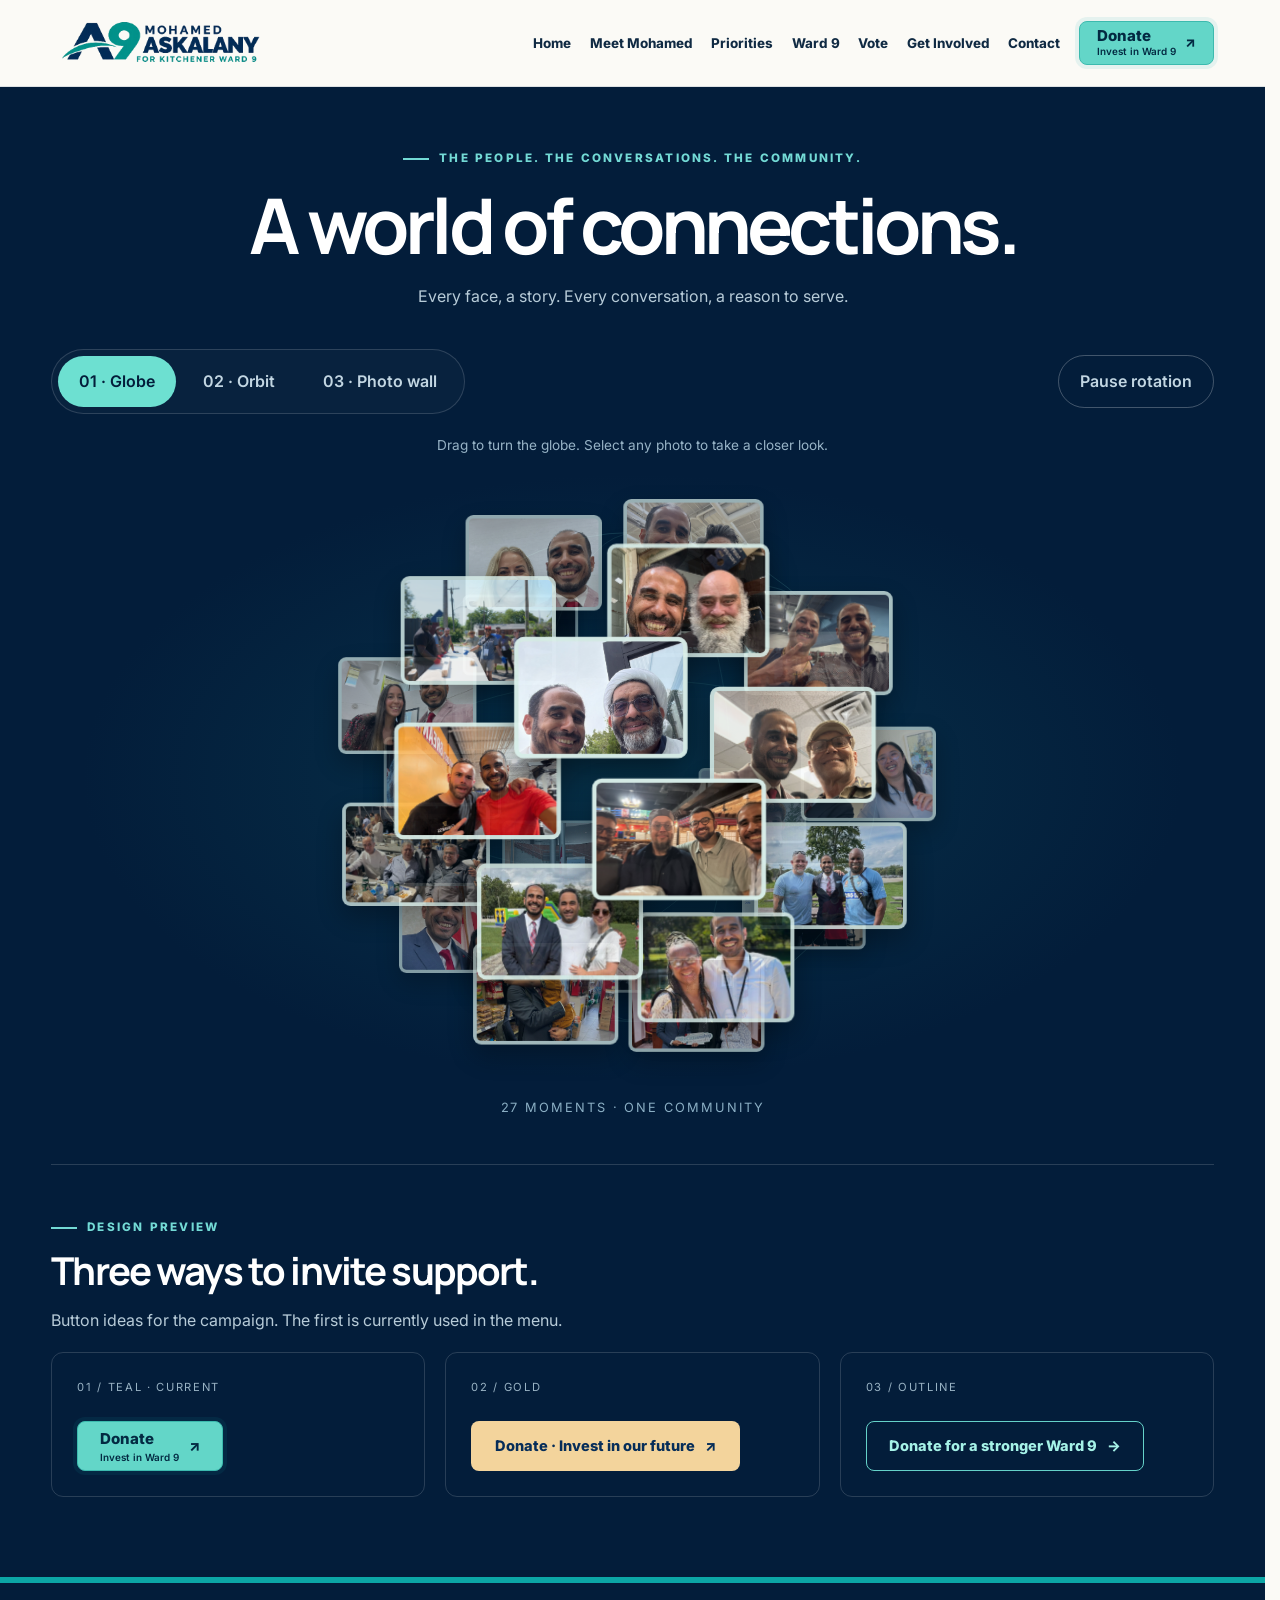
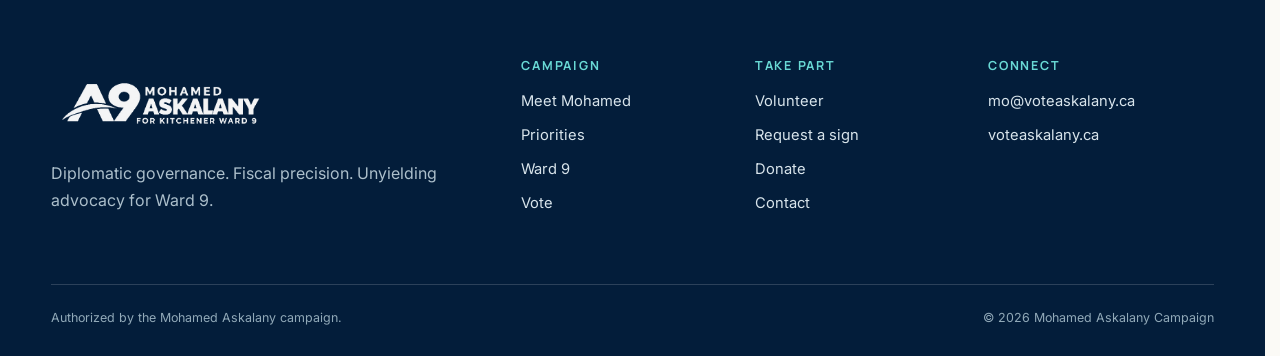
<file: globe.html>
<!doctype html>
<html lang="en">
<head>
<meta charset="utf-8"><meta name="viewport" content="width=device-width,initial-scale=1">
<meta name="robots" content="noindex,nofollow"><title>Our Community | Mohamed Askalany</title>
<link rel="icon" href="images/Askalany Logo.webp"><link rel="stylesheet" href="styles.css"><link rel="stylesheet" href="globe.css">
<link href="https://fonts.googleapis.com/css2?family=Inter:wght@400;500;600;700&family=Manrope:wght@700;800&display=swap" rel="stylesheet">
</head>
<body data-page="globe"><a class="skip-link" href="#main">Skip to content</a><div id="site-header"></div>
<main id="main" class="community">
<div class="container gallery-intro"><p class="eyebrow">The people. The conversations. The community.</p><h1>A world of connections.</h1><p>Every face, a story. Every conversation, a reason to serve.</p></div>
<div class="container">
<div class="gallery-toolbar"><div class="view-options" role="group" aria-label="Photo gallery style">
<button type="button" data-view="globe" aria-pressed="true">01 · Globe</button><button type="button" data-view="orbit" aria-pressed="false">02 · Orbit</button><button type="button" data-view="wall" aria-pressed="false">03 · Photo wall</button>
</div><button type="button" id="motion-toggle" class="motion-toggle">Pause rotation</button></div>
<p id="gallery-hint" class="gallery-hint">Drag to turn the globe. Select any photo to take a closer look.</p>
<div id="photo-stage" class="photo-stage" data-view="globe" aria-label="Community photos"><div class="globe-guide" aria-hidden="true"><span></span><span></span><span></span></div></div>
<p class="gallery-count" id="gallery-count" role="status"></p>
<noscript><p>Enable JavaScript to explore the photo gallery.</p></noscript>
</div>
<section class="button-concepts container"><p class="eyebrow">Design preview</p><h2>Three ways to invite support.</h2><p>Button ideas for the campaign. The first is currently used in the menu.</p>
<div class="concept-grid"><article><span>01 / TEAL · CURRENT</span><a class="btn invest-button" href="donate.html"><span class="donate-button-copy"><span>Donate</span><small>Invest in Ward 9</small></span><span aria-hidden="true">↗</span></a></article><article><span>02 / GOLD</span><a class="btn invest-gold" href="donate.html">Donate · Invest in our future <span aria-hidden="true">↗</span></a></article><article><span>03 / OUTLINE</span><a class="btn invest-outline" href="donate.html">Donate for a stronger Ward 9 <span aria-hidden="true">→</span></a></article></div></section>
</main>
<dialog id="photo-dialog" aria-label="Photo viewer"><button type="button" id="close-photo" aria-label="Close photo">✕</button><img id="full-photo" alt=""><div class="viewer-controls"><button type="button" id="previous-photo" aria-label="Previous photo">←</button><p id="photo-caption" aria-live="polite"></p><button type="button" id="next-photo" aria-label="Next photo">→</button></div></dialog>
<div id="site-footer"></div><script src="script.js"></script><script src="globe-photos.js"></script><script src="globe.js"></script></body></html>
</file>
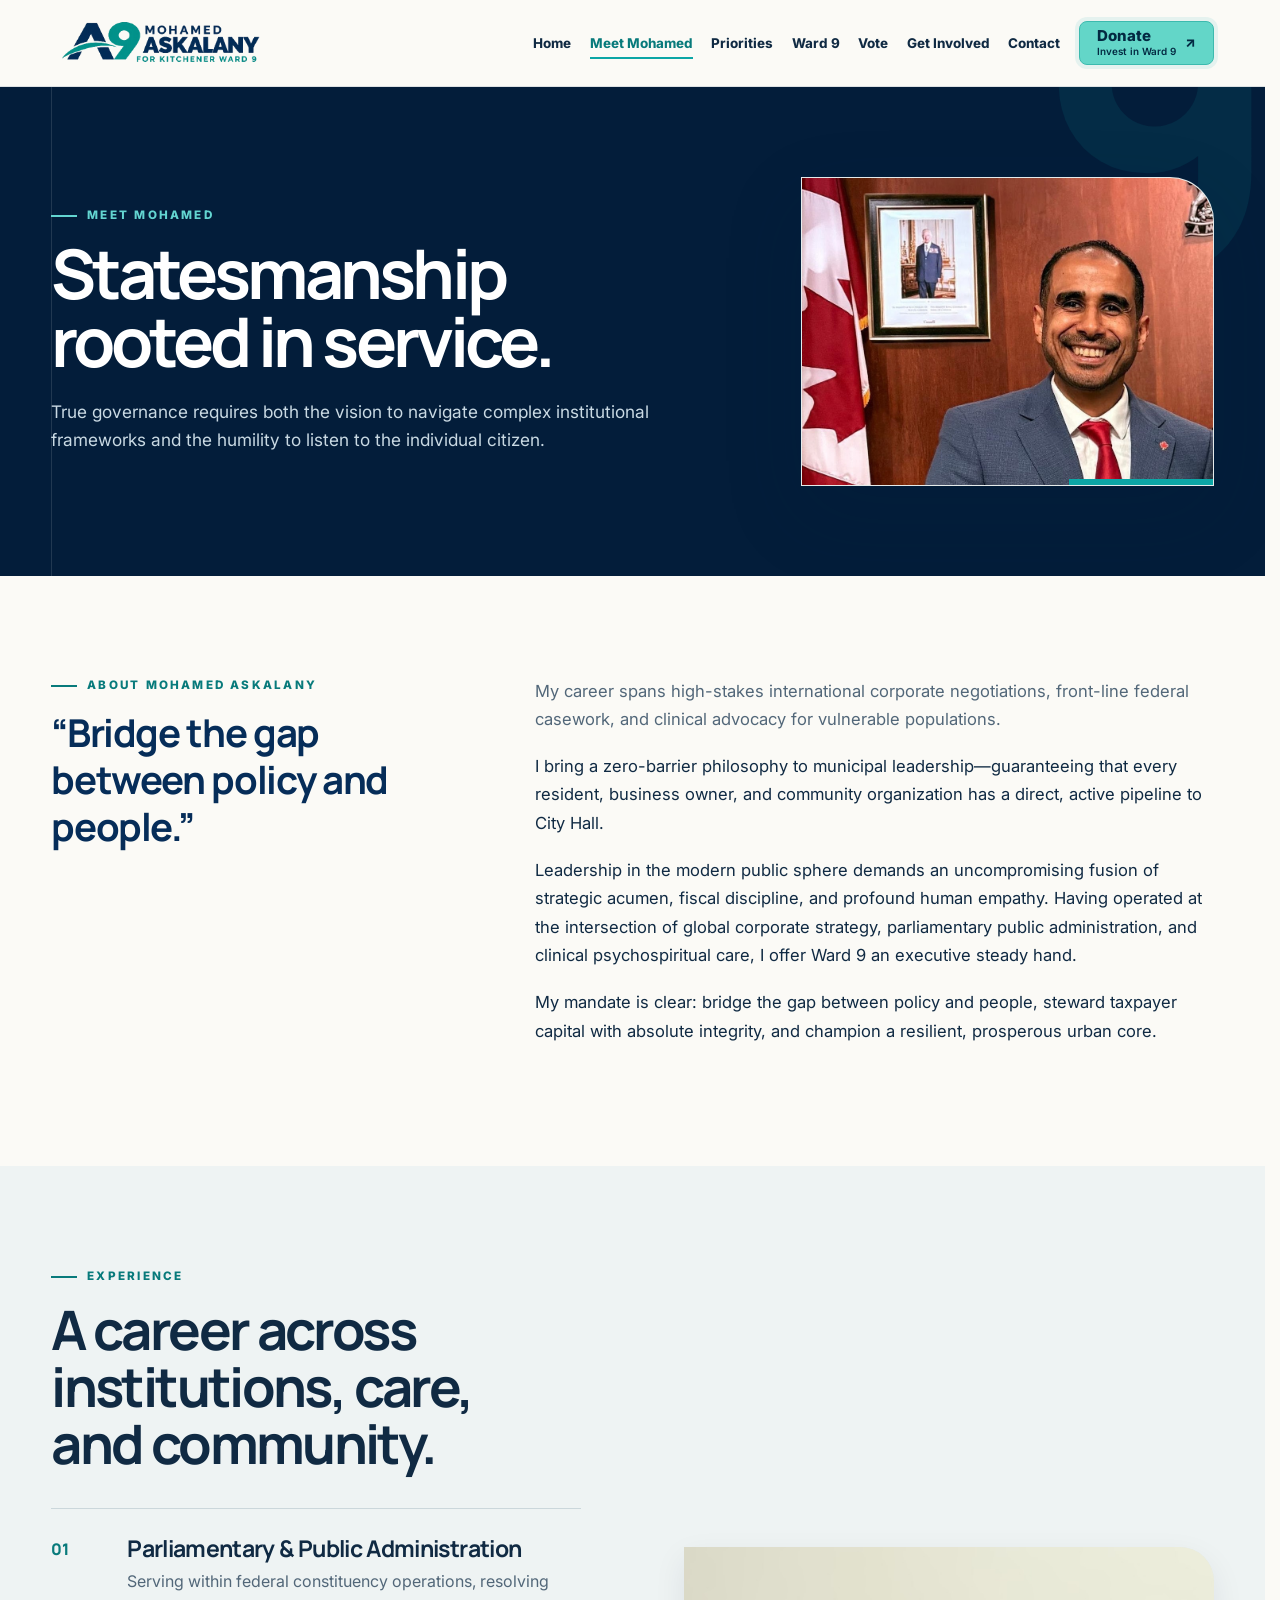
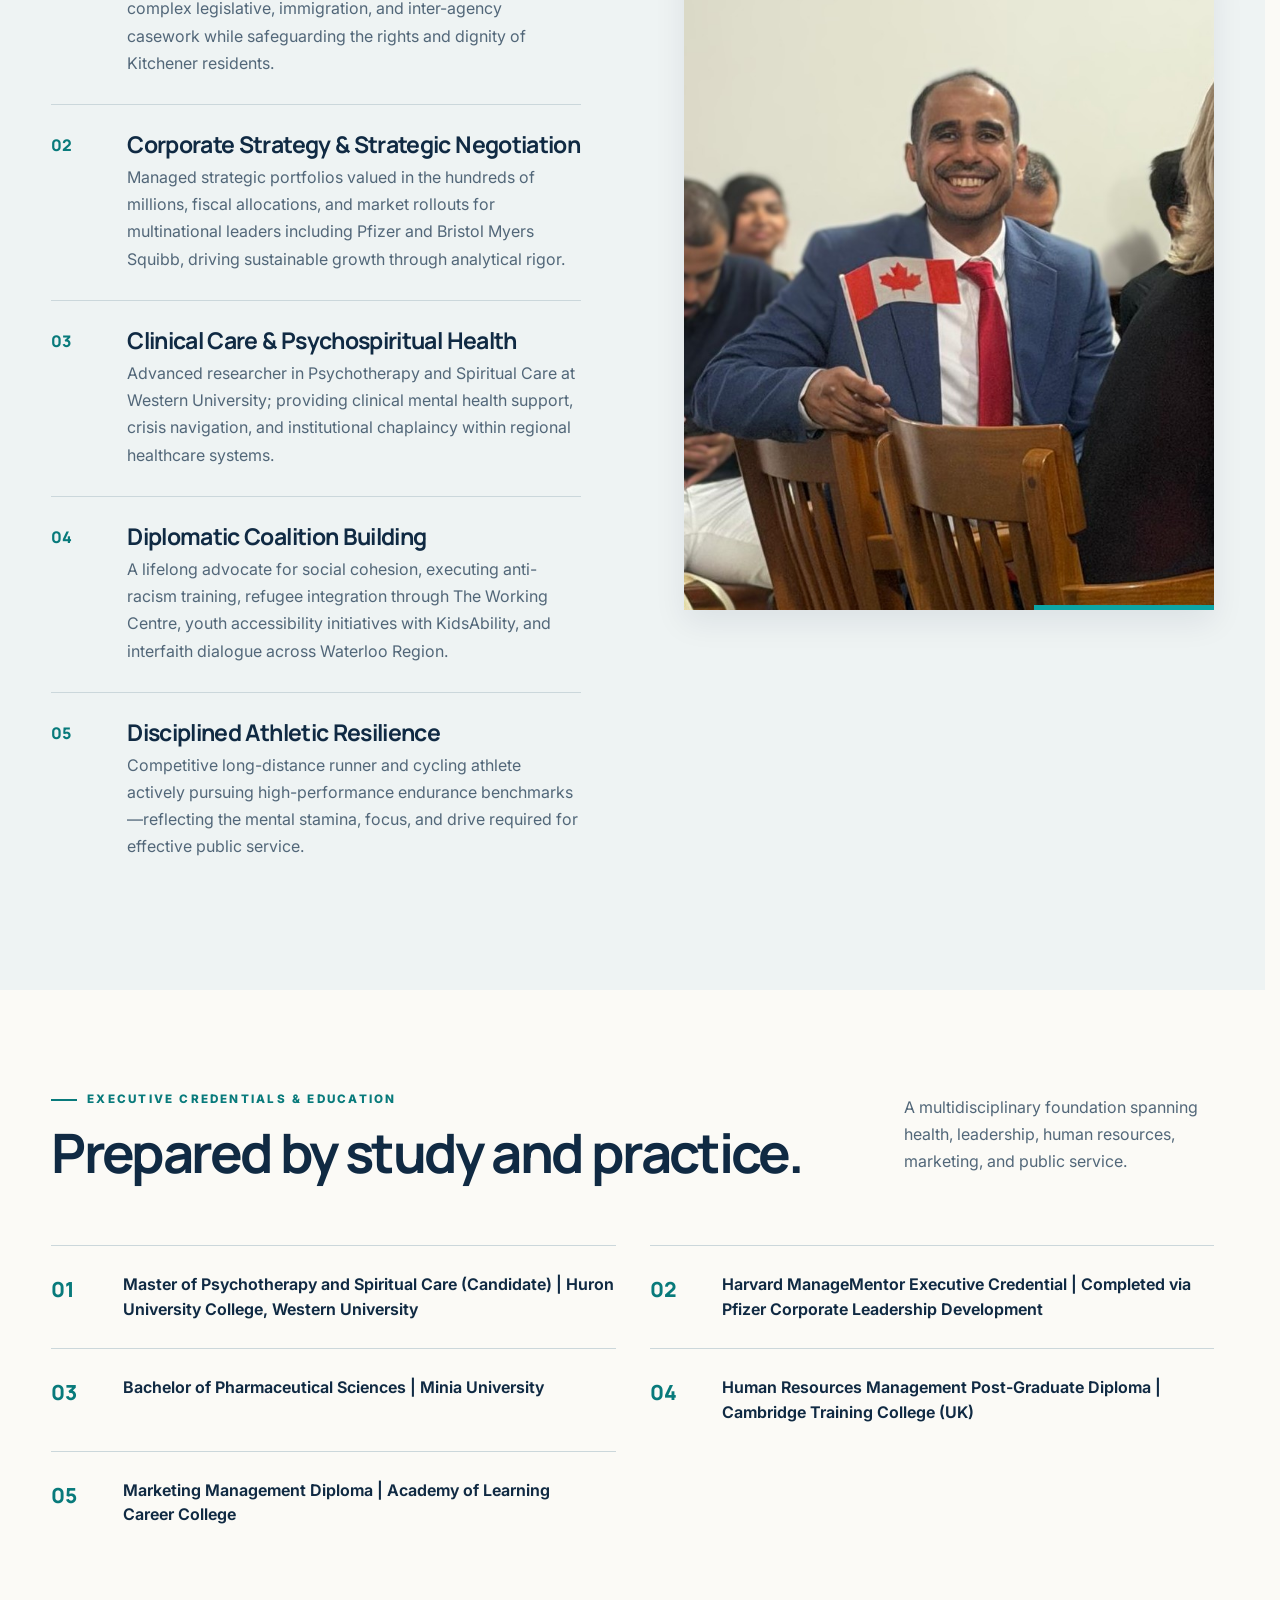
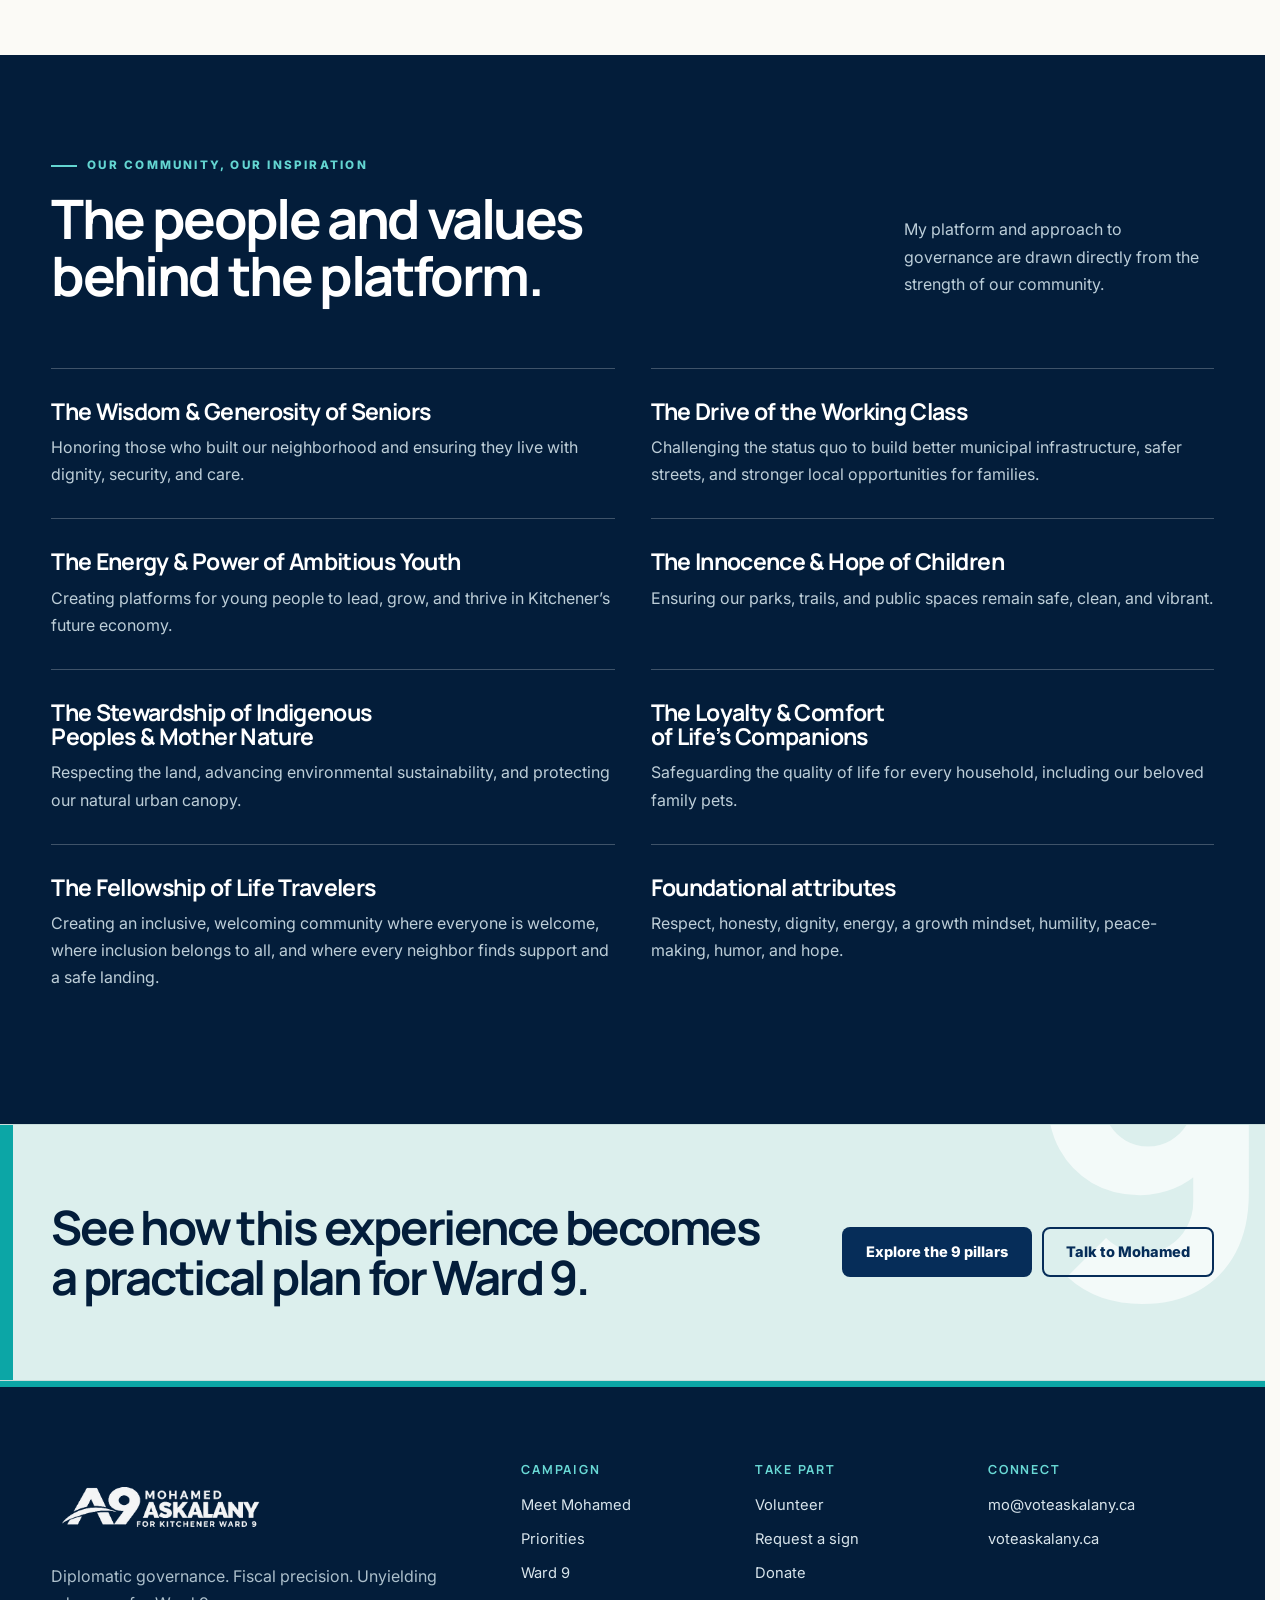
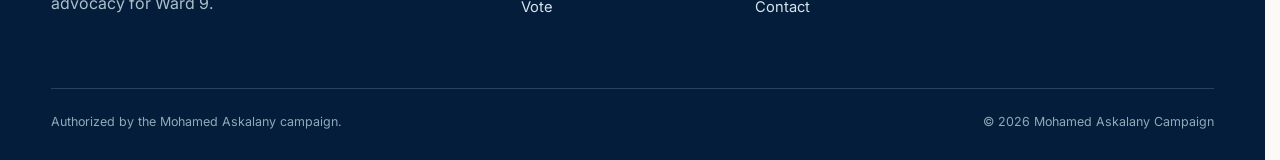
<file: meet-mohamed.html>
<!doctype html>
<html lang="en">
<head>
  <meta charset="utf-8">
  <meta name="viewport" content="width=device-width,initial-scale=1">
  <meta name="description" content="Meet Mohamed Askalany: his public administration, corporate strategy, clinical care, coalition-building experience, credentials, and values.">
  <meta name="theme-color" content="#062d59">
  <title>Meet Mohamed | Mohamed Askalany for Ward 9</title>
  <link rel="icon" type="image/webp" href="images/Askalany Logo.webp">
  <link rel="preconnect" href="https://fonts.googleapis.com"><link rel="preconnect" href="https://fonts.gstatic.com" crossorigin>
  <link href="https://fonts.googleapis.com/css2?family=Inter:wght@400;500;600;700&family=Manrope:wght@700;800&display=swap" rel="stylesheet">
  <link rel="stylesheet" href="styles.css">
</head>
<body data-page="meet">
  <a class="skip-link" href="#main">Skip to content</a><div id="site-header"></div>
  <main id="main">
    <section class="page-hero">
      <div class="container page-hero-split">
        <div><p class="eyebrow">Meet Mohamed</p><h1>Statesmanship rooted in service.</h1><p class="lead">True governance requires both the vision to navigate complex institutional frameworks and the humility to listen to the individual citizen.</p></div>
        <div class="page-hero-photo"><img src="images/indvidual/Askalany_indv (4).webp" alt="Mohamed Askalany in a Canadian civic setting"></div>
      </div>
    </section>

    <section class="section">
      <div class="container intro-grid">
        <div><p class="eyebrow">About Mohamed Askalany</p><p class="pull-quote">“Bridge the gap between policy and people.”</p></div>
        <div class="prose">
          <p class="section-intro">My career spans high-stakes international corporate negotiations, front-line federal casework, and clinical advocacy for vulnerable populations.</p>
          <p>I bring a zero-barrier philosophy to municipal leadership—guaranteeing that every resident, business owner, and community organization has a direct, active pipeline to City Hall.</p>
          <p>Leadership in the modern public sphere demands an uncompromising fusion of strategic acumen, fiscal discipline, and profound human empathy. Having operated at the intersection of global corporate strategy, parliamentary public administration, and clinical psychospiritual care, I offer Ward 9 an executive steady hand.</p>
          <p>My mandate is clear: bridge the gap between policy and people, steward taxpayer capital with absolute integrity, and champion a resilient, prosperous urban core.</p>
        </div>
      </div>
    </section>

    <section class="section section-soft">
      <div class="container split-grid">
        <div>
          <p class="eyebrow">Experience</p><h2>A career across institutions, care, and community.</h2>
          <div class="experience-list">
            <article class="experience-item"><span class="num">01</span><div><h3>Parliamentary &amp; Public Administration</h3><p>Serving within federal constituency operations, resolving complex legislative, immigration, and inter-agency casework while safeguarding the rights and dignity of Kitchener residents.</p></div></article>
            <article class="experience-item"><span class="num">02</span><div><h3>Corporate Strategy &amp; Strategic Negotiation</h3><p>Managed strategic portfolios valued in the hundreds of millions, fiscal allocations, and market rollouts for multinational leaders including Pfizer and Bristol Myers Squibb, driving sustainable growth through analytical rigor.</p></div></article>
            <article class="experience-item"><span class="num">03</span><div><h3>Clinical Care &amp; Psychospiritual Health</h3><p>Advanced researcher in Psychotherapy and Spiritual Care at Western University; providing clinical mental health support, crisis navigation, and institutional chaplaincy within regional healthcare systems.</p></div></article>
            <article class="experience-item"><span class="num">04</span><div><h3>Diplomatic Coalition Building</h3><p>A lifelong advocate for social cohesion, executing anti-racism training, refugee integration through The Working Centre, youth accessibility initiatives with KidsAbility, and interfaith dialogue across Waterloo Region.</p></div></article>
            <article class="experience-item"><span class="num">05</span><div><h3>Disciplined Athletic Resilience</h3><p>Competitive long-distance runner and cycling athlete actively pursuing high-performance endurance benchmarks—reflecting the mental stamina, focus, and drive required for effective public service.</p></div></article>
          </div>
        </div>
        <div class="image-frame image-tall"><img src="images/indvidual/Askalany_indv (3).webp" alt="Mohamed Askalany speaking at a podium" loading="lazy"></div>
      </div>
    </section>

    <section class="section">
      <div class="container">
        <div class="section-heading"><div><p class="eyebrow">Executive credentials &amp; education</p><h2>Prepared by study and practice.</h2></div><p>A multidisciplinary foundation spanning health, leadership, human resources, marketing, and public service.</p></div>
        <div class="credentials-grid">
          <article class="credential-card"><span class="num">01</span><p>Master of Psychotherapy and Spiritual Care (Candidate) | Huron University College, Western University</p></article>
          <article class="credential-card"><span class="num">02</span><p>Harvard ManageMentor Executive Credential | Completed via Pfizer Corporate Leadership Development</p></article>
          <article class="credential-card"><span class="num">03</span><p>Bachelor of Pharmaceutical Sciences | Minia University</p></article>
          <article class="credential-card"><span class="num">04</span><p>Human Resources Management Post-Graduate Diploma | Cambridge Training College (UK)</p></article>
          <article class="credential-card"><span class="num">05</span><p>Marketing Management Diploma | Academy of Learning Career College</p></article>
        </div>
      </div>
    </section>

    <section class="section section-dark" id="values">
      <div class="container">
        <div class="section-heading"><div><p class="eyebrow">Our community, our inspiration</p><h2>The people and values behind the platform.</h2></div><p>My platform and approach to governance are drawn directly from the strength of our community.</p></div>
        <div class="values-grid">
          <article class="value-card"><h3>The Wisdom &amp; Generosity of Seniors</h3><p>Honoring those who built our neighborhood and ensuring they live with dignity, security, and care.</p></article>
          <article class="value-card"><h3>The Drive of the Working Class</h3><p>Challenging the status quo to build better municipal infrastructure, safer streets, and stronger local opportunities for families.</p></article>
          <article class="value-card"><h3>The Energy &amp; Power of Ambitious Youth</h3><p>Creating platforms for young people to lead, grow, and thrive in Kitchener’s future economy.</p></article>
          <article class="value-card"><h3>The Innocence &amp; Hope of Children</h3><p>Ensuring our parks, trails, and public spaces remain safe, clean, and vibrant.</p></article>
          <article class="value-card"><h3>The Stewardship of Indigenous Peoples &amp; Mother Nature</h3><p>Respecting the land, advancing environmental sustainability, and protecting our natural urban canopy.</p></article>
          <article class="value-card"><h3>The Loyalty &amp; Comfort of Life’s Companions</h3><p>Safeguarding the quality of life for every household, including our beloved family pets.</p></article>
          <article class="value-card"><h3>The Fellowship of Life Travelers</h3><p>Creating an inclusive, welcoming community where everyone is welcome, where inclusion belongs to all, and where every neighbor finds support and a safe landing.</p></article>
          <article class="value-card"><h3>Foundational attributes</h3><p>Respect, honesty, dignity, energy, a growth mindset, humility, peace-making, humor, and hope.</p></article>
        </div>
      </div>
    </section>

    <section class="cta-band"><div class="container cta-grid"><h2>See how this experience becomes a practical plan for Ward 9.</h2><div class="cta-actions"><a class="btn btn-primary" href="priorities-1.html">Explore the 9 pillars</a><a class="btn btn-secondary" href="contact.html">Talk to Mohamed</a></div></div></section>
  </main>
  <div id="site-footer"></div><script src="script.js"></script>
</body>
</html>
</file>
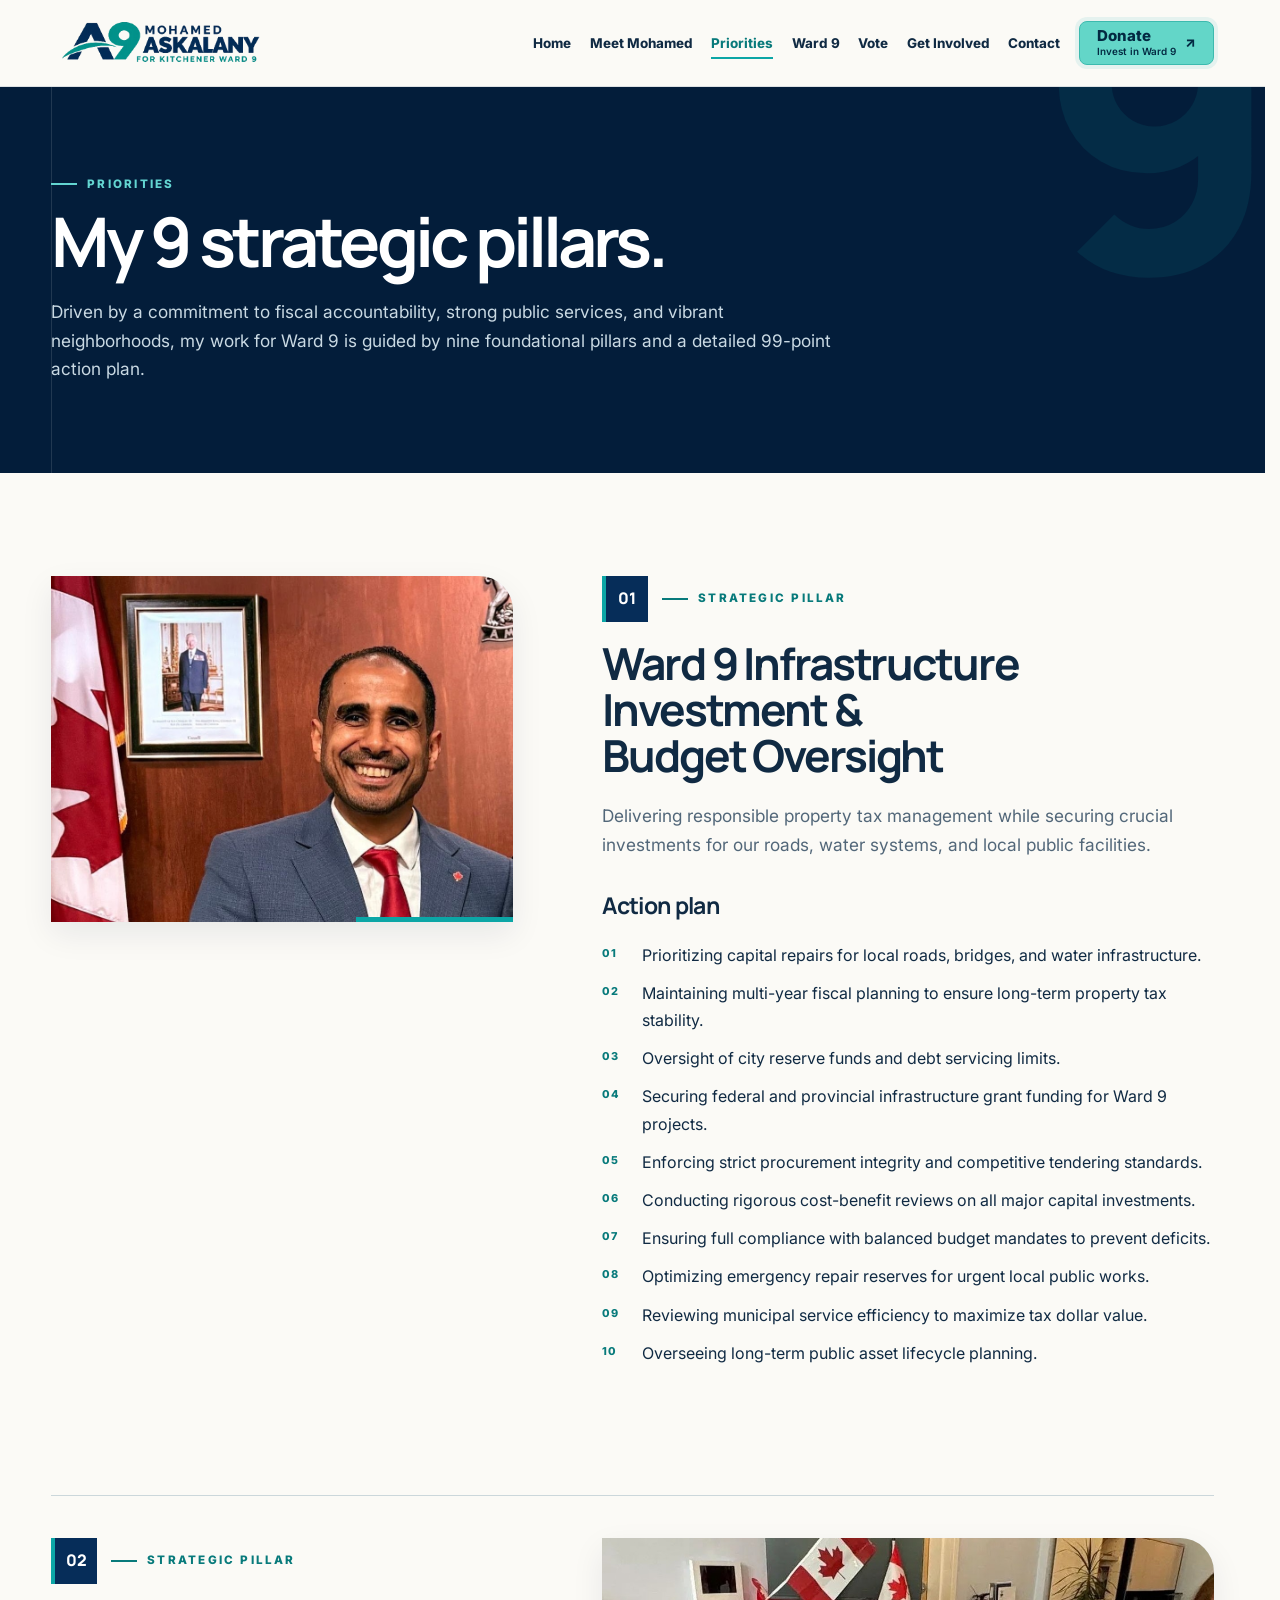
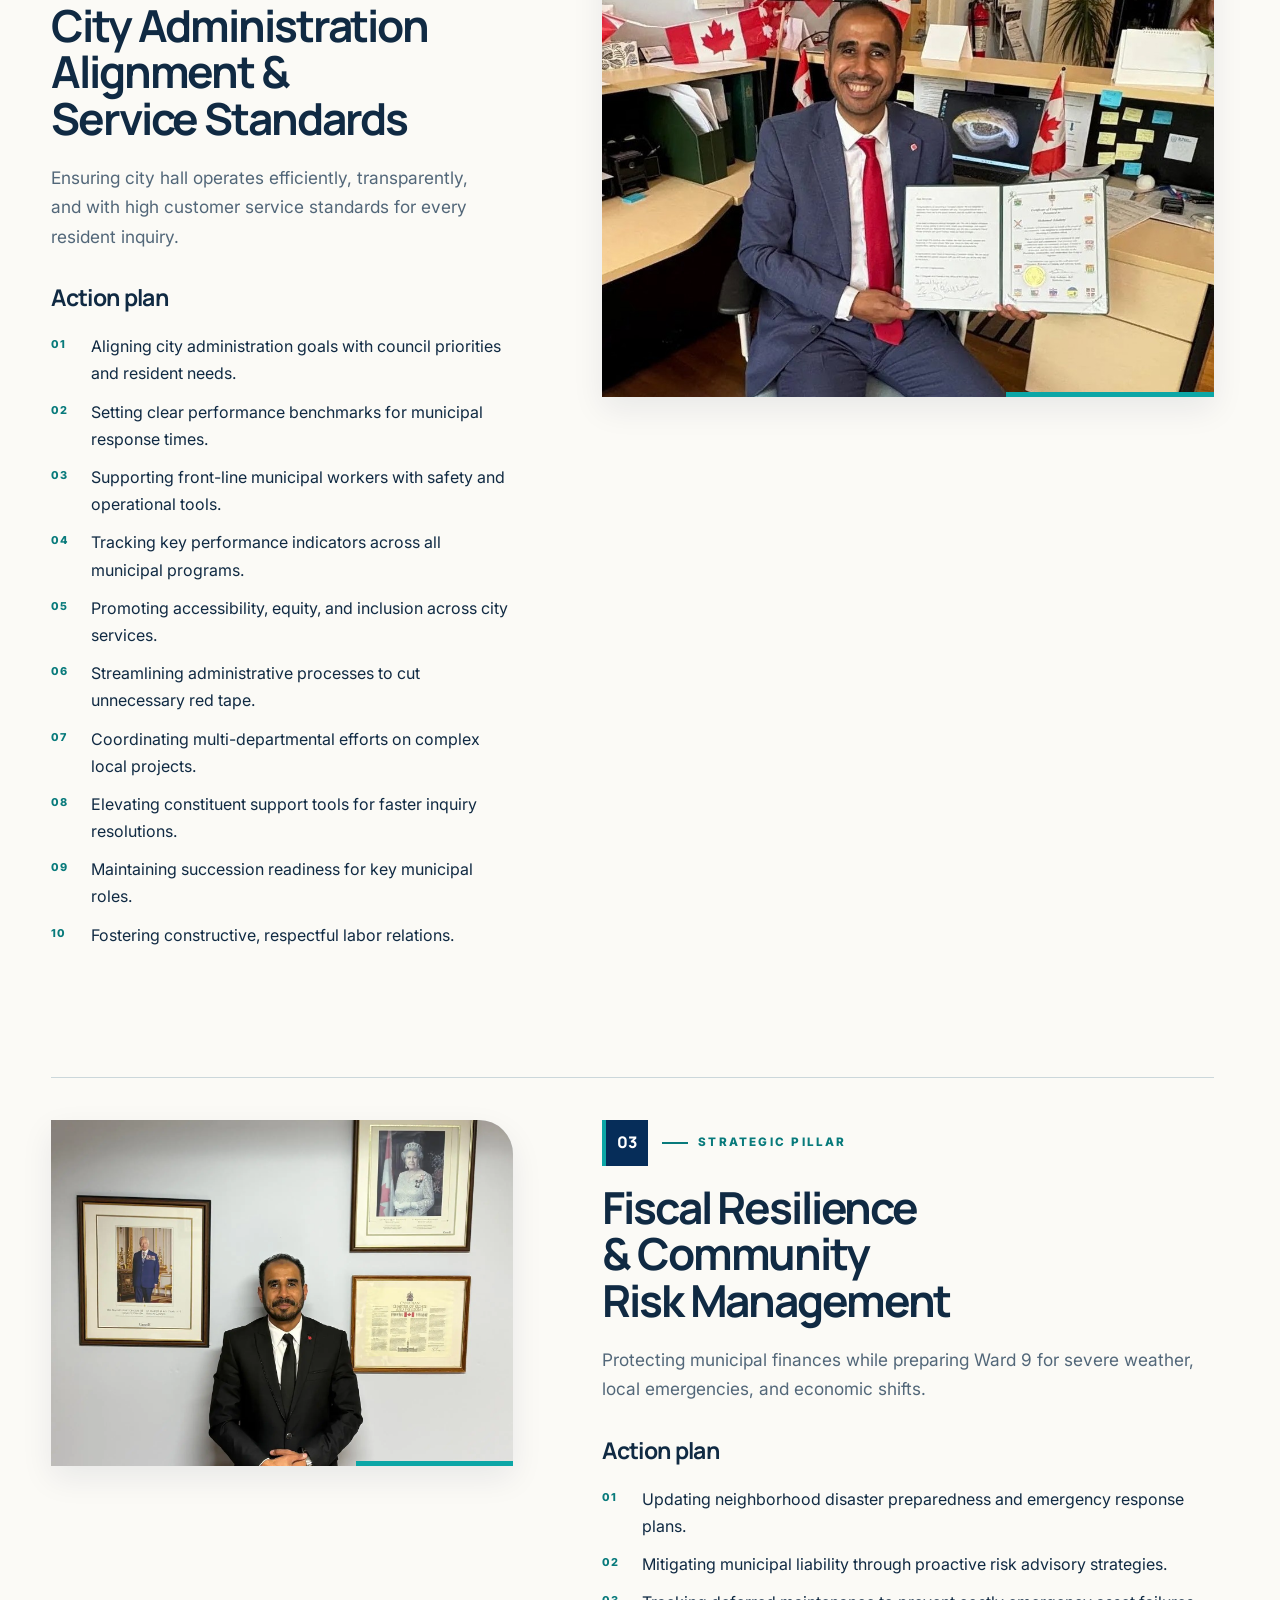
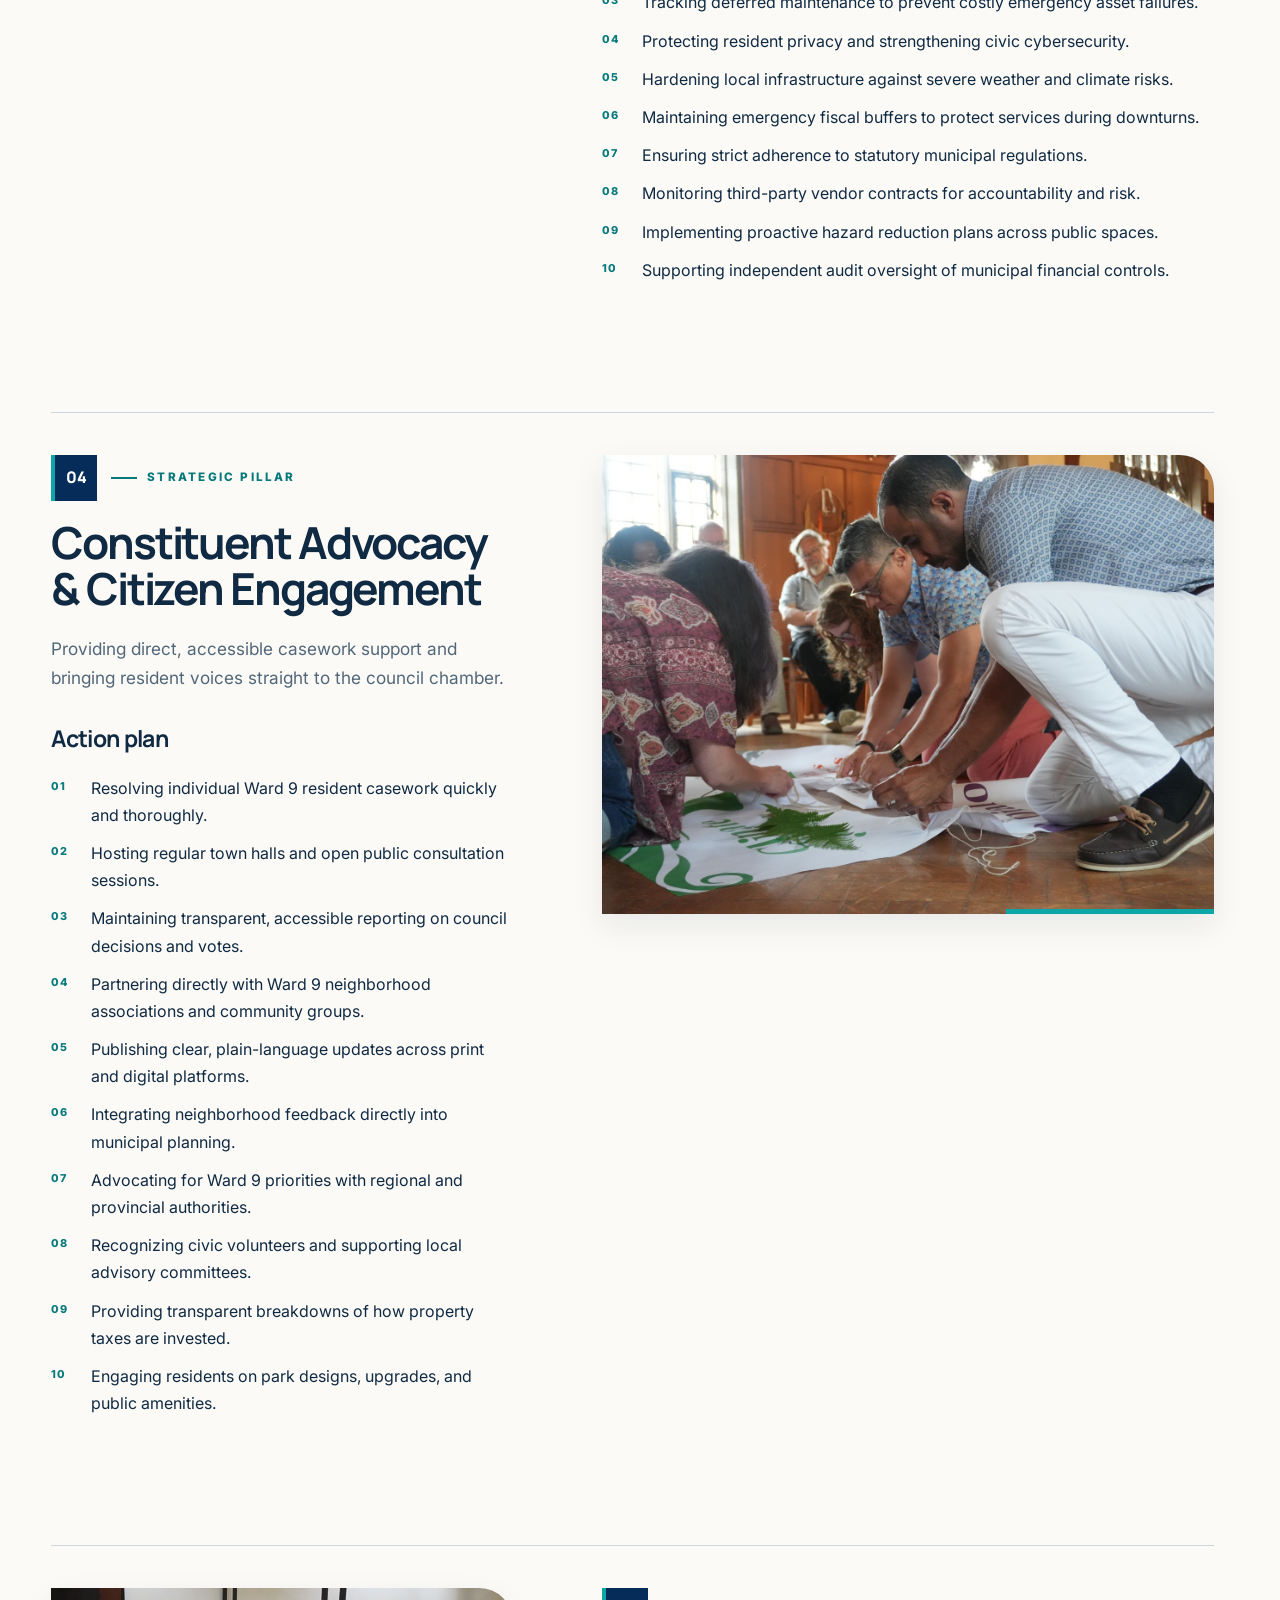
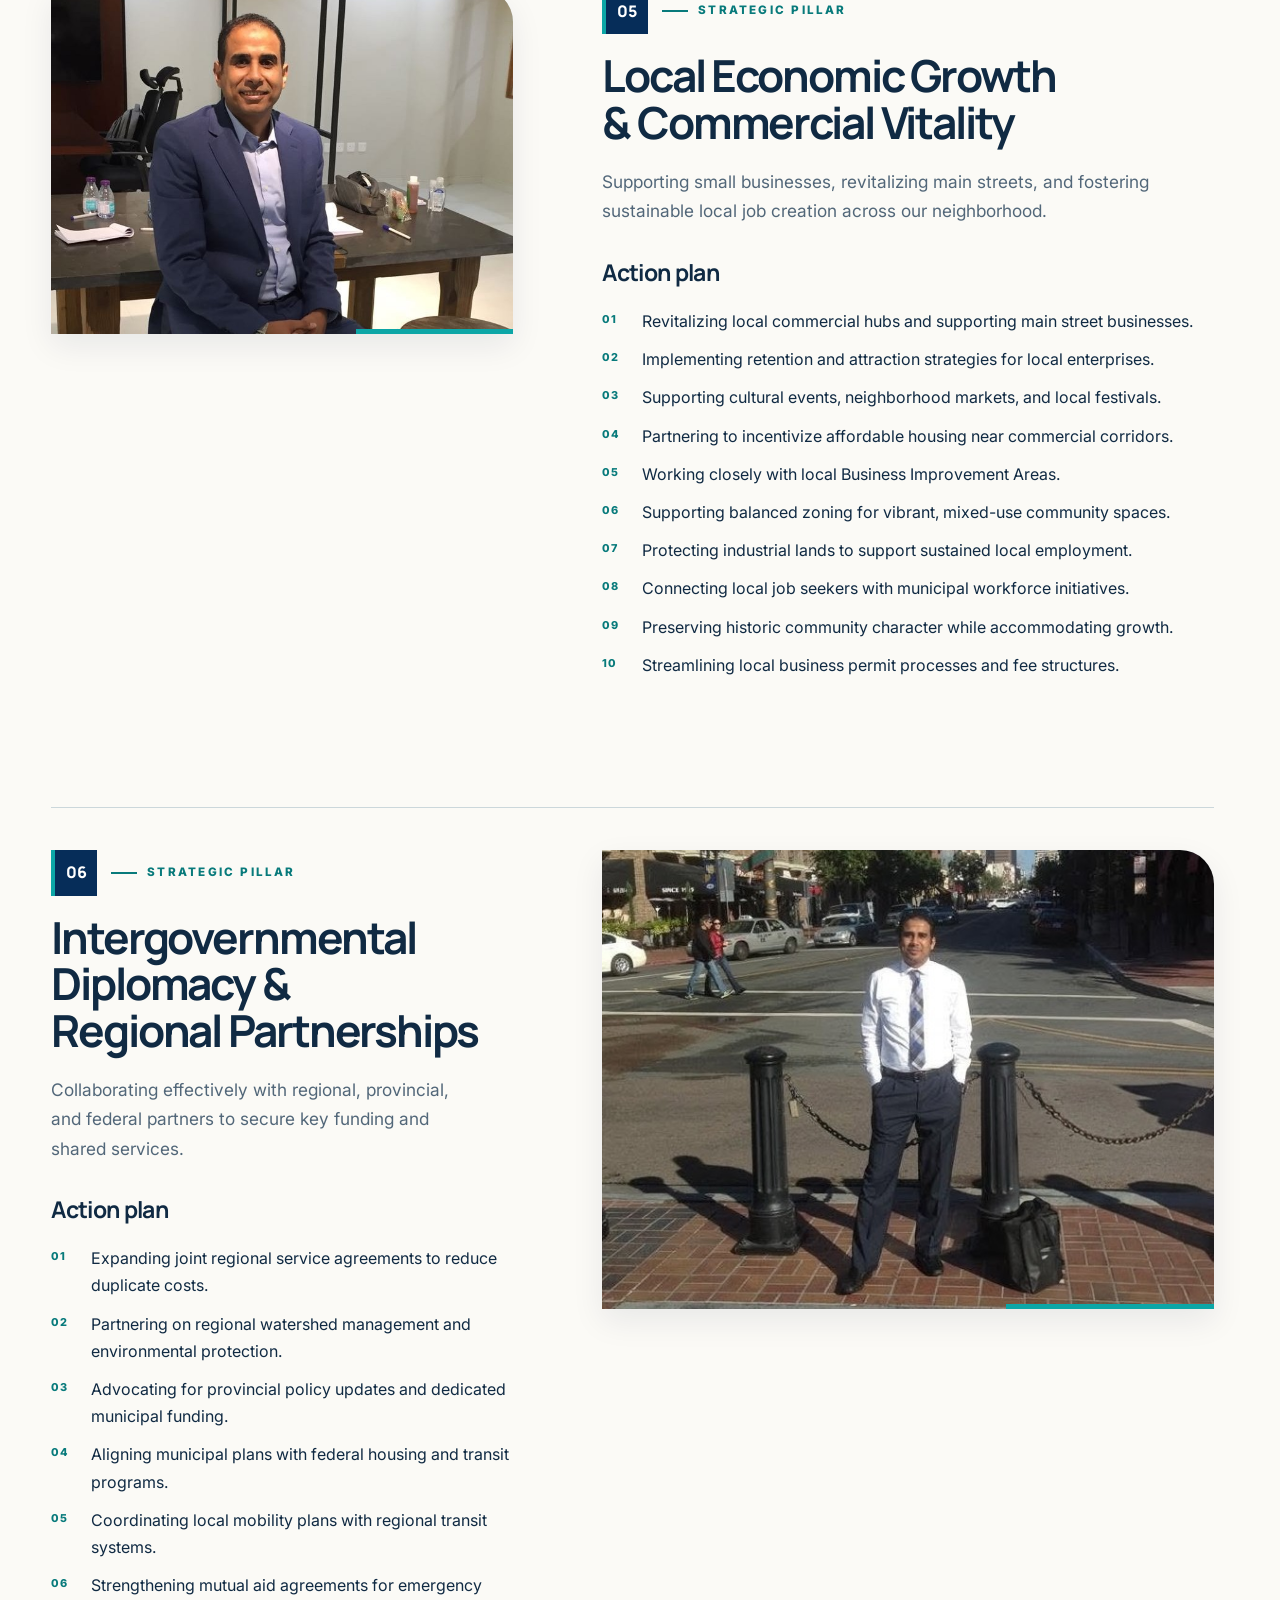
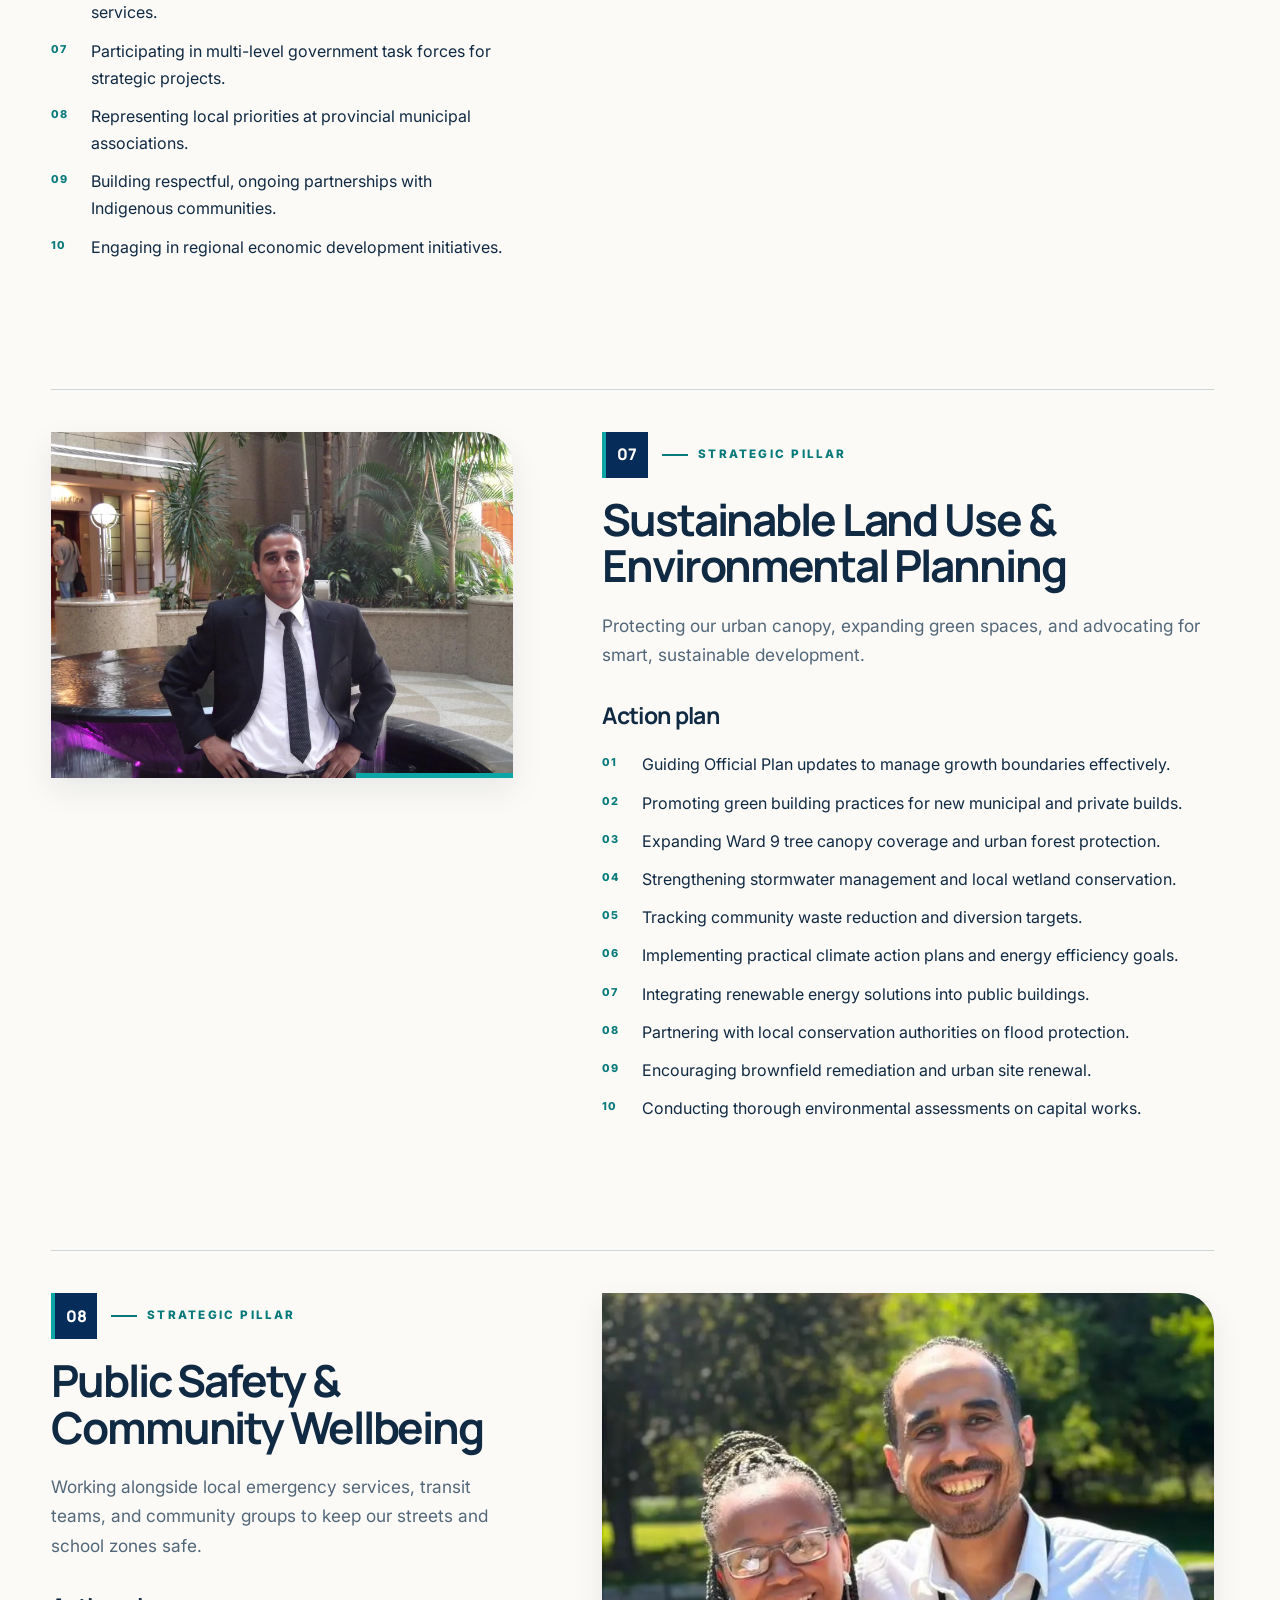
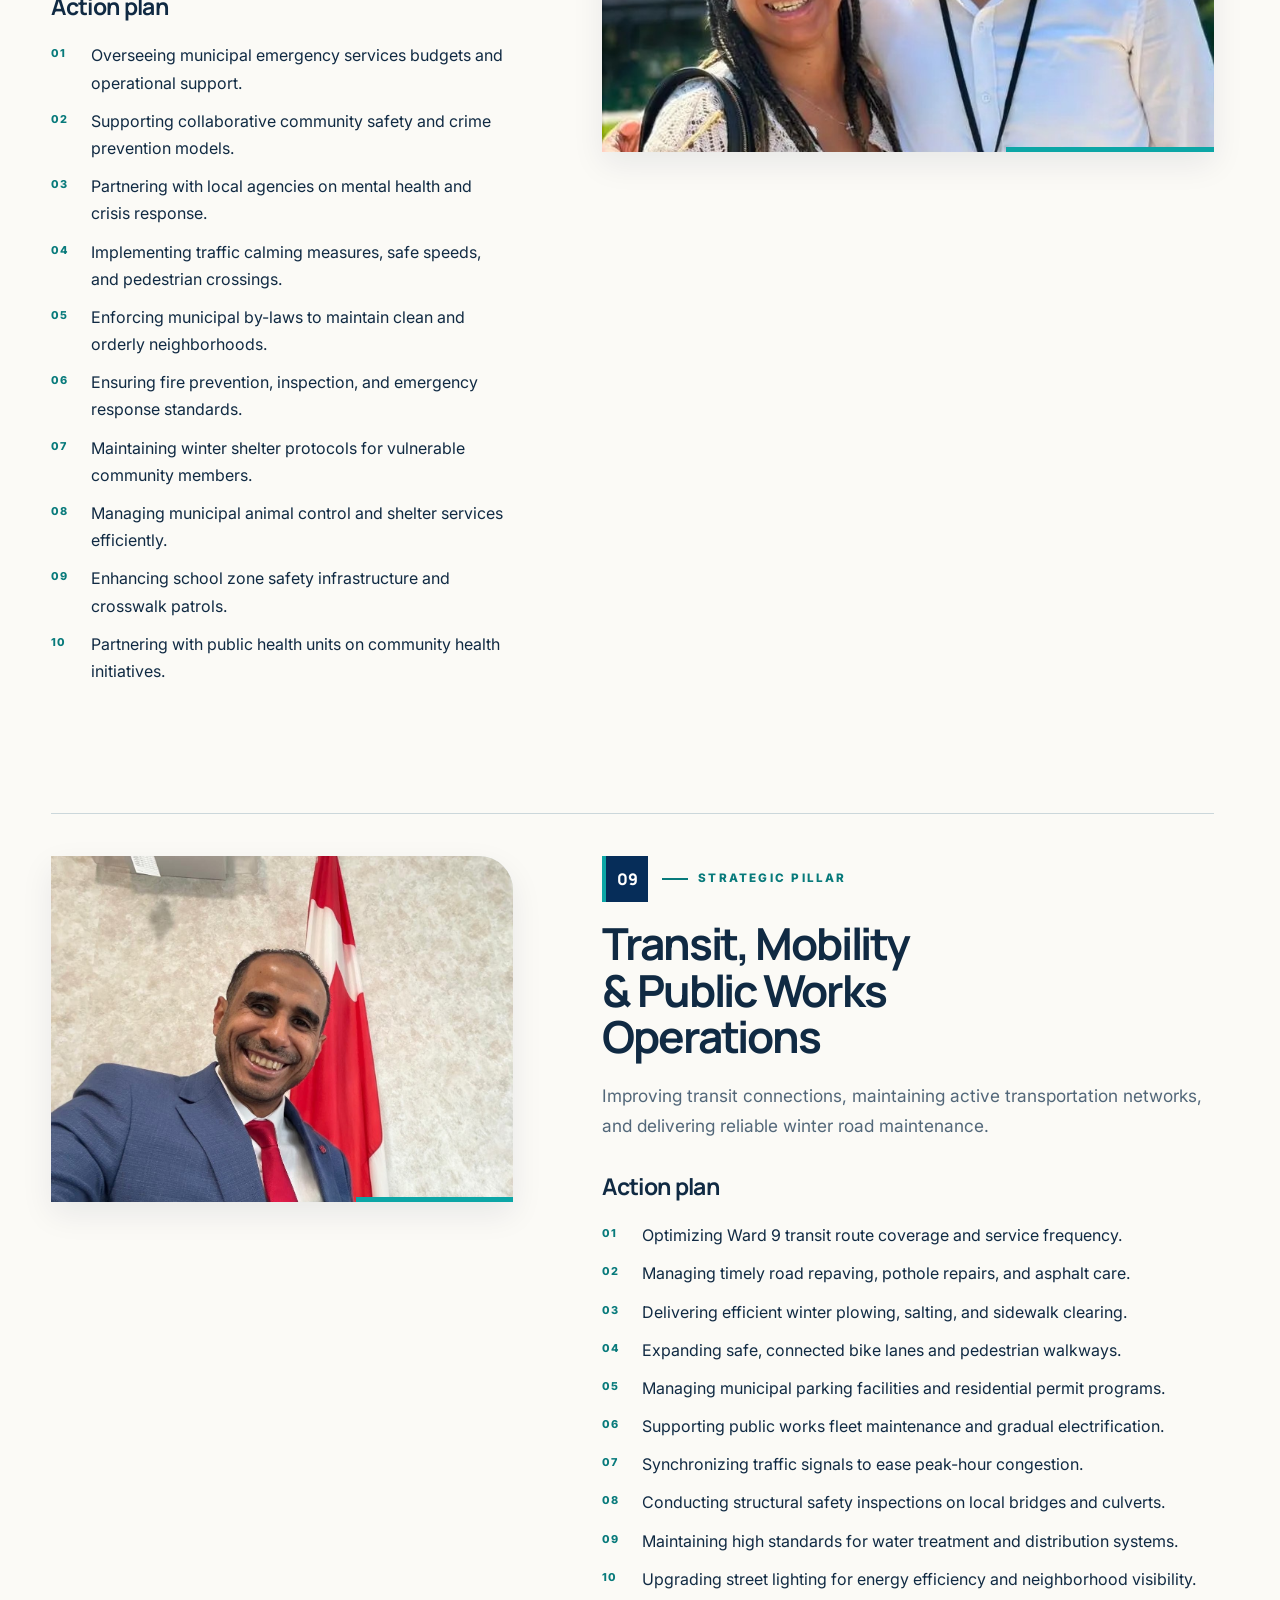
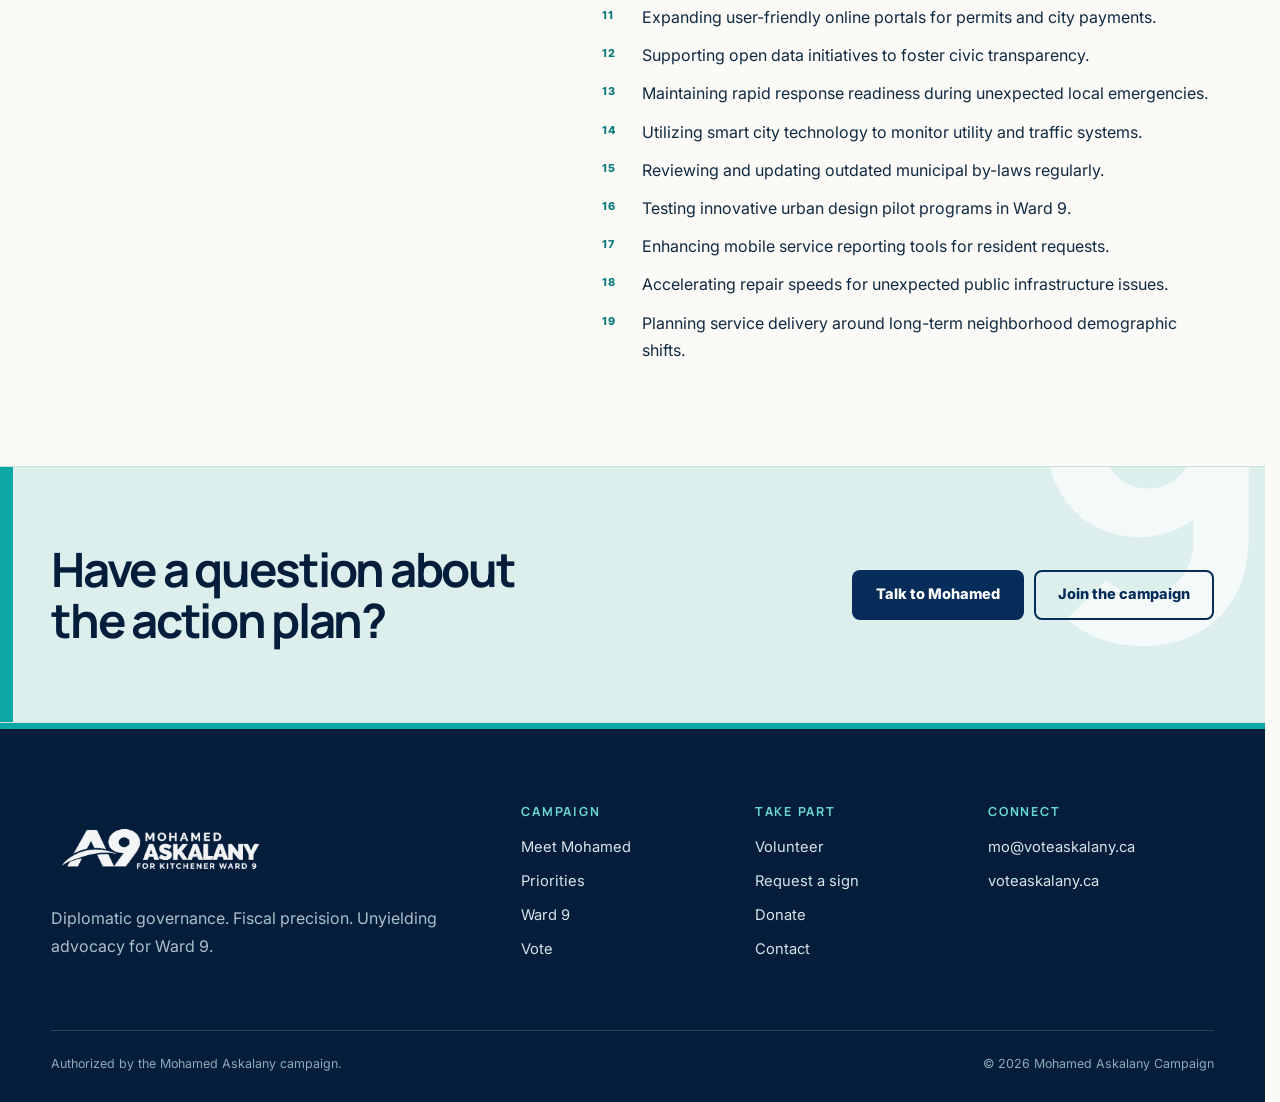
<file: priorities-1.html>
<!doctype html>
<html lang="en">
<head>
  <meta charset="utf-8"><meta name="viewport" content="width=device-width,initial-scale=1">
  <meta name="description" content="Mohamed Askalany's nine strategic pillars and detailed 99-point action plan for Ward 9.">
  <meta name="theme-color" content="#062d59"><title>Priorities | Mohamed Askalany for Ward 9</title>
  <link rel="icon" type="image/webp" href="images/Askalany Logo.webp"><link rel="preconnect" href="https://fonts.googleapis.com"><link rel="preconnect" href="https://fonts.gstatic.com" crossorigin>
  <link href="https://fonts.googleapis.com/css2?family=Inter:wght@400;500;600;700&family=Manrope:wght@700;800&display=swap" rel="stylesheet"><link rel="stylesheet" href="styles.css">
</head>
<body data-page="priorities">
  <a class="skip-link" href="#main">Skip to content</a><div id="site-header"></div>
  <main id="main">
    <section class="page-hero"><div class="container"><p class="eyebrow">Priorities</p><h1>My 9 strategic pillars.</h1><p class="lead">Driven by a commitment to fiscal accountability, strong public services, and vibrant neighborhoods, my work for Ward 9 is guided by nine foundational pillars and a detailed 99-point action plan.</p></div></section>
    <section class="section">
      <div class="container">
        <div class="priority-editorial" id="priority-editorial"></div>
      </div>
    </section>
    <section class="cta-band"><div class="container cta-grid"><h2>Have a question about the action plan?</h2><div class="cta-actions"><a class="btn btn-primary" href="contact.html">Talk to Mohamed</a><a class="btn btn-secondary" href="get-involved.html">Join the campaign</a></div></div></section>
  </main>
  <div id="site-footer"></div><script src="priorities-data.js"></script><script src="script.js"></script>
</body>
</html>
</file>
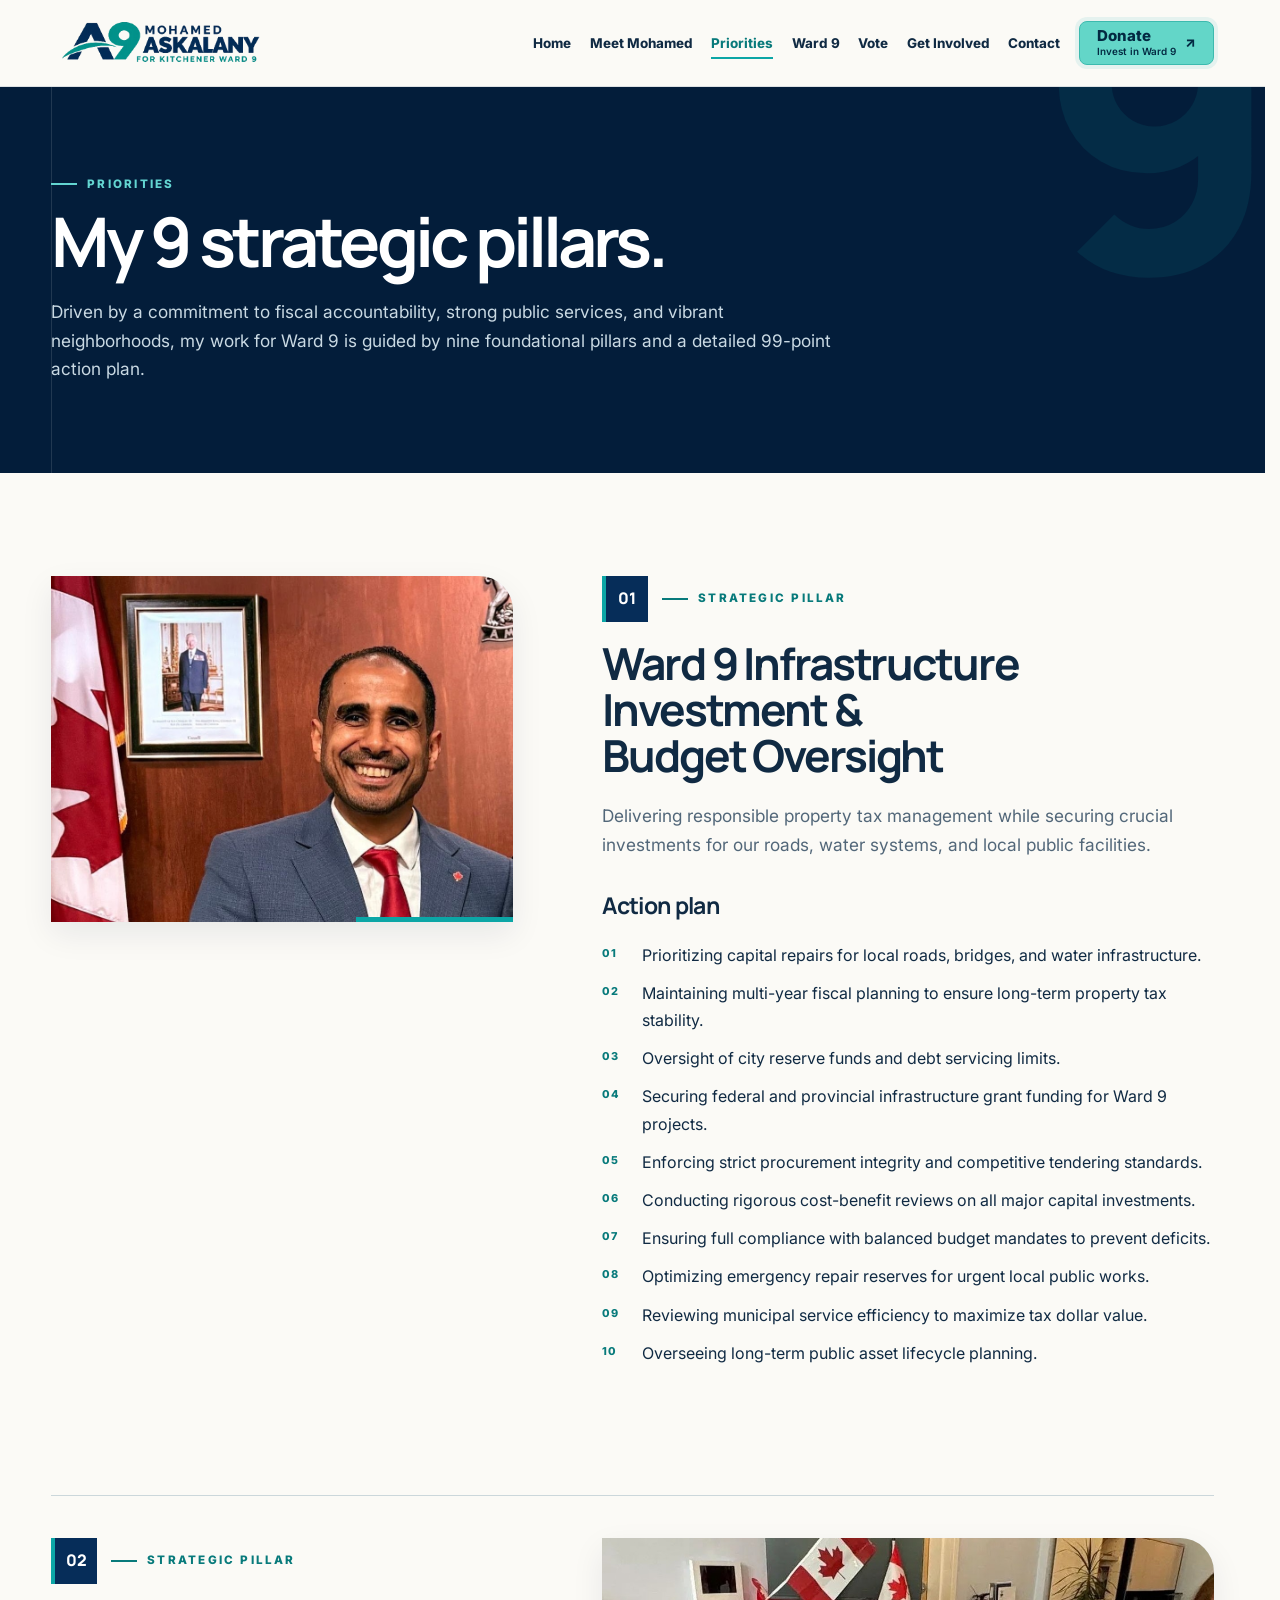
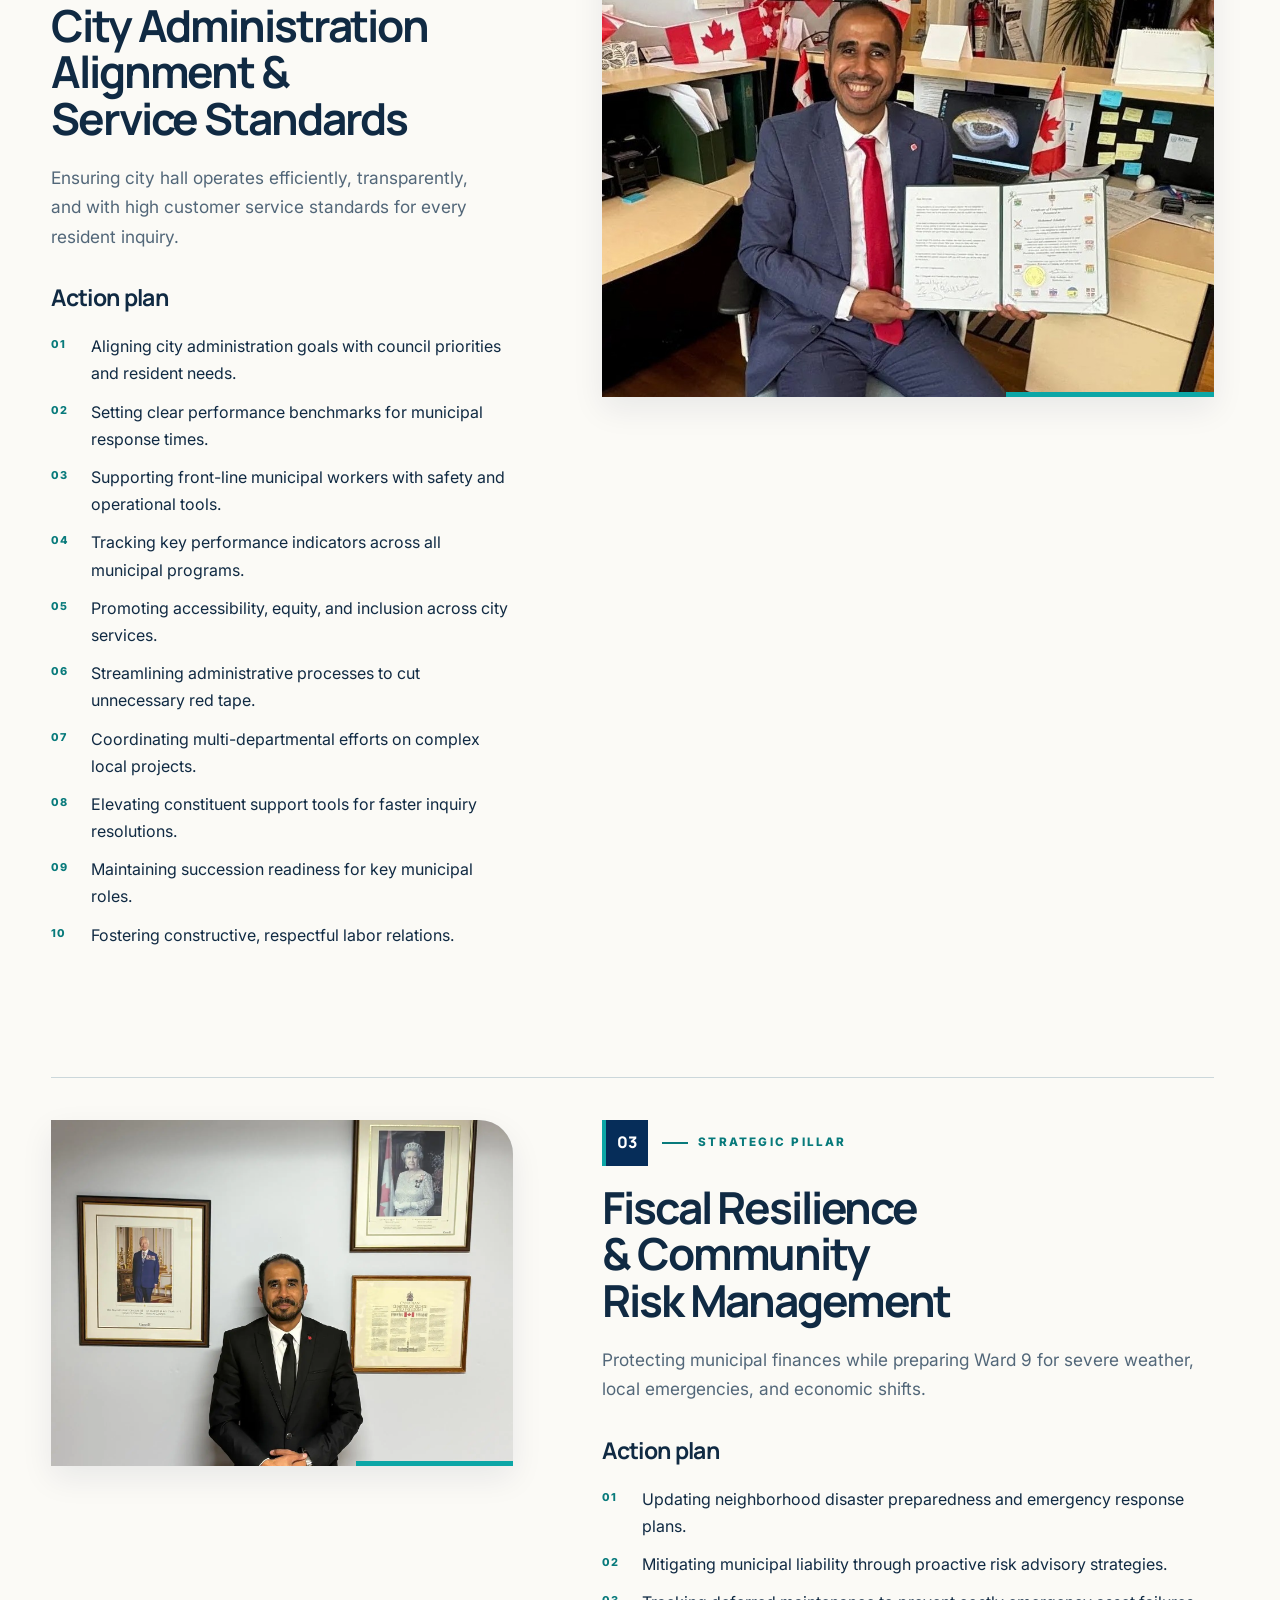
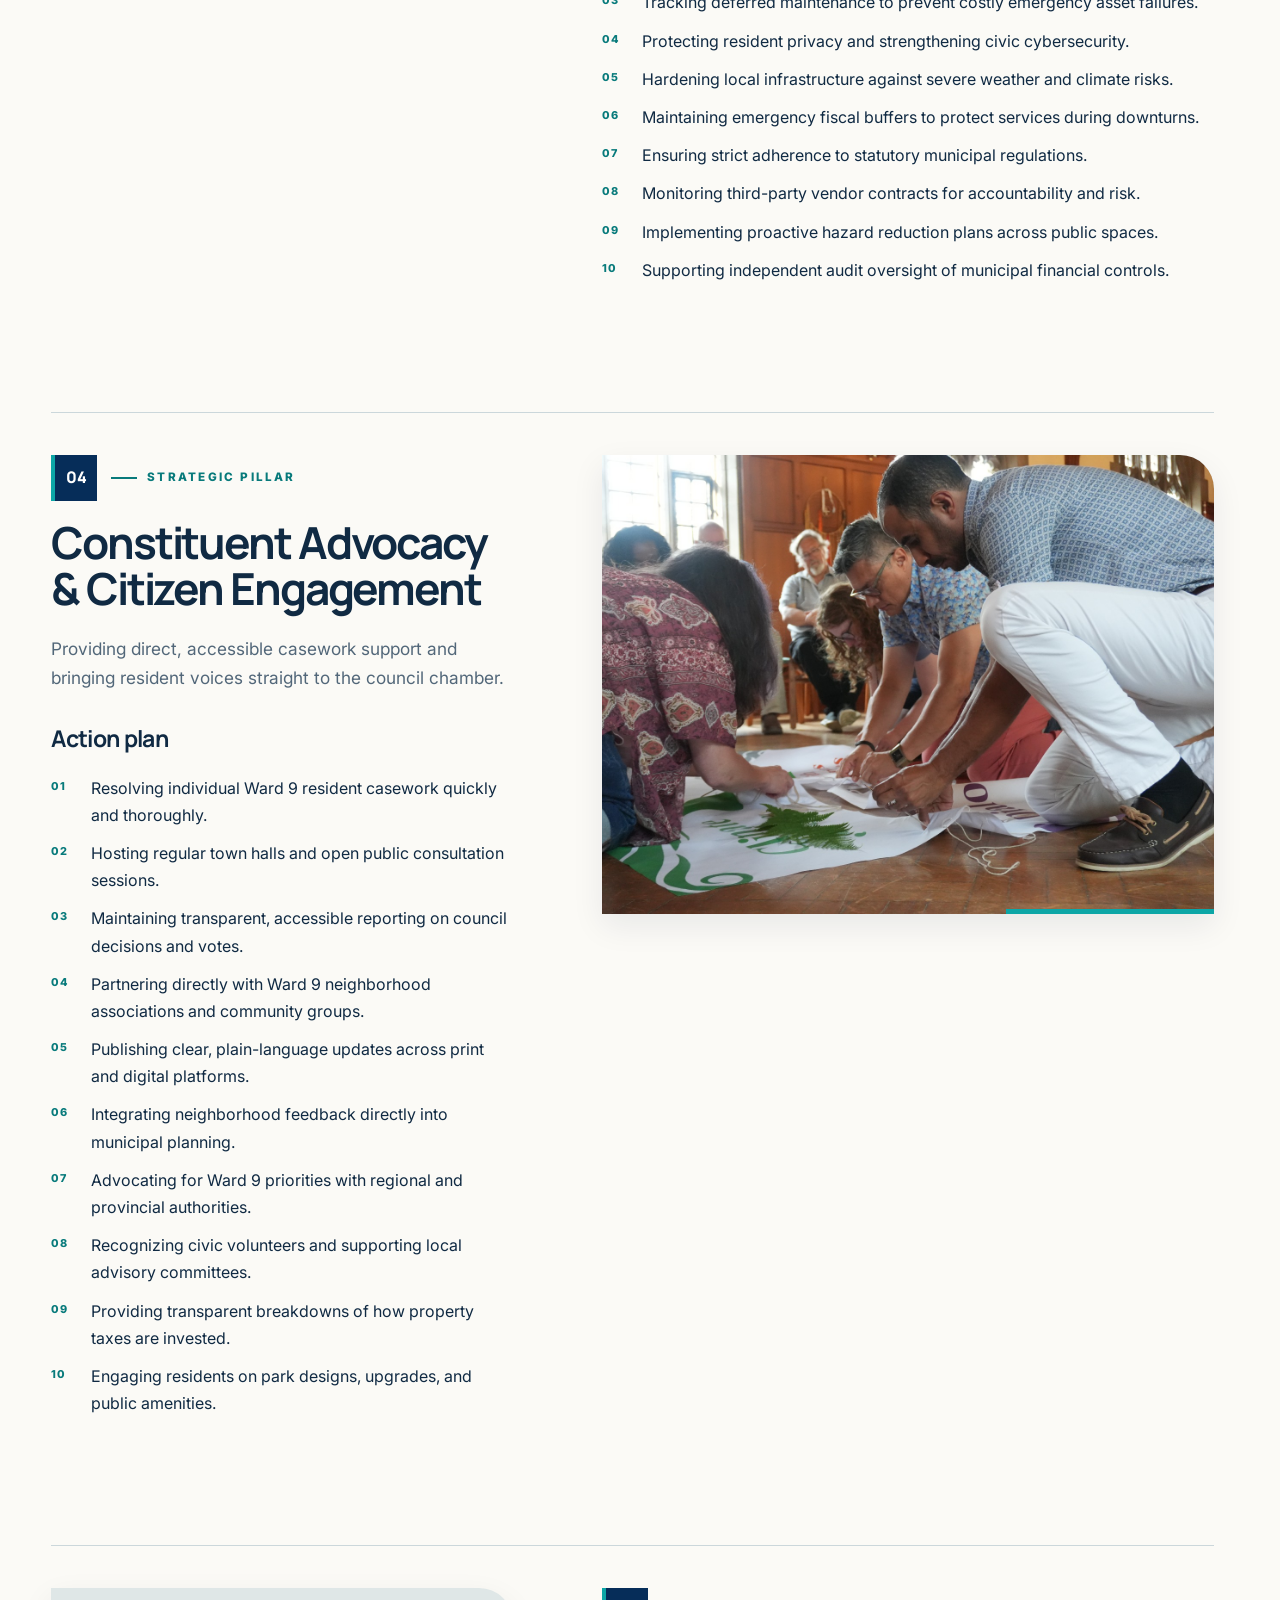
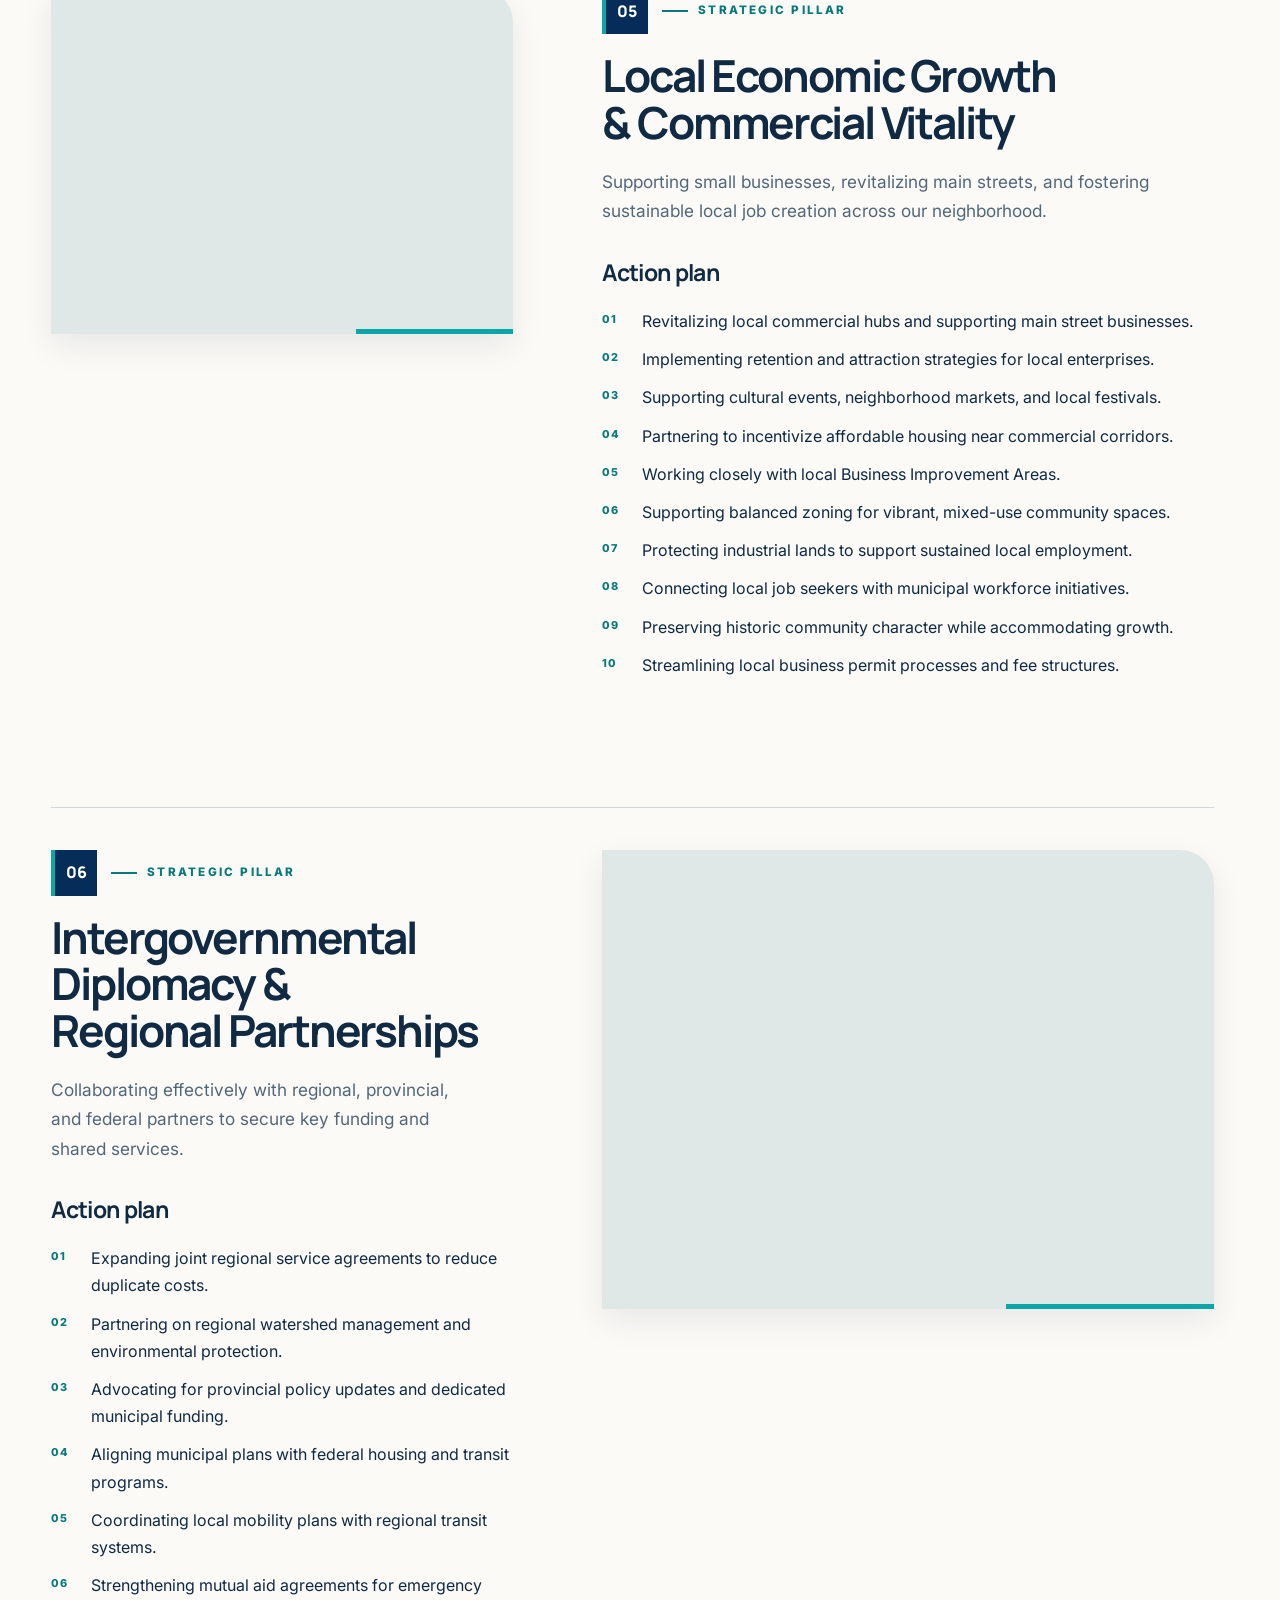
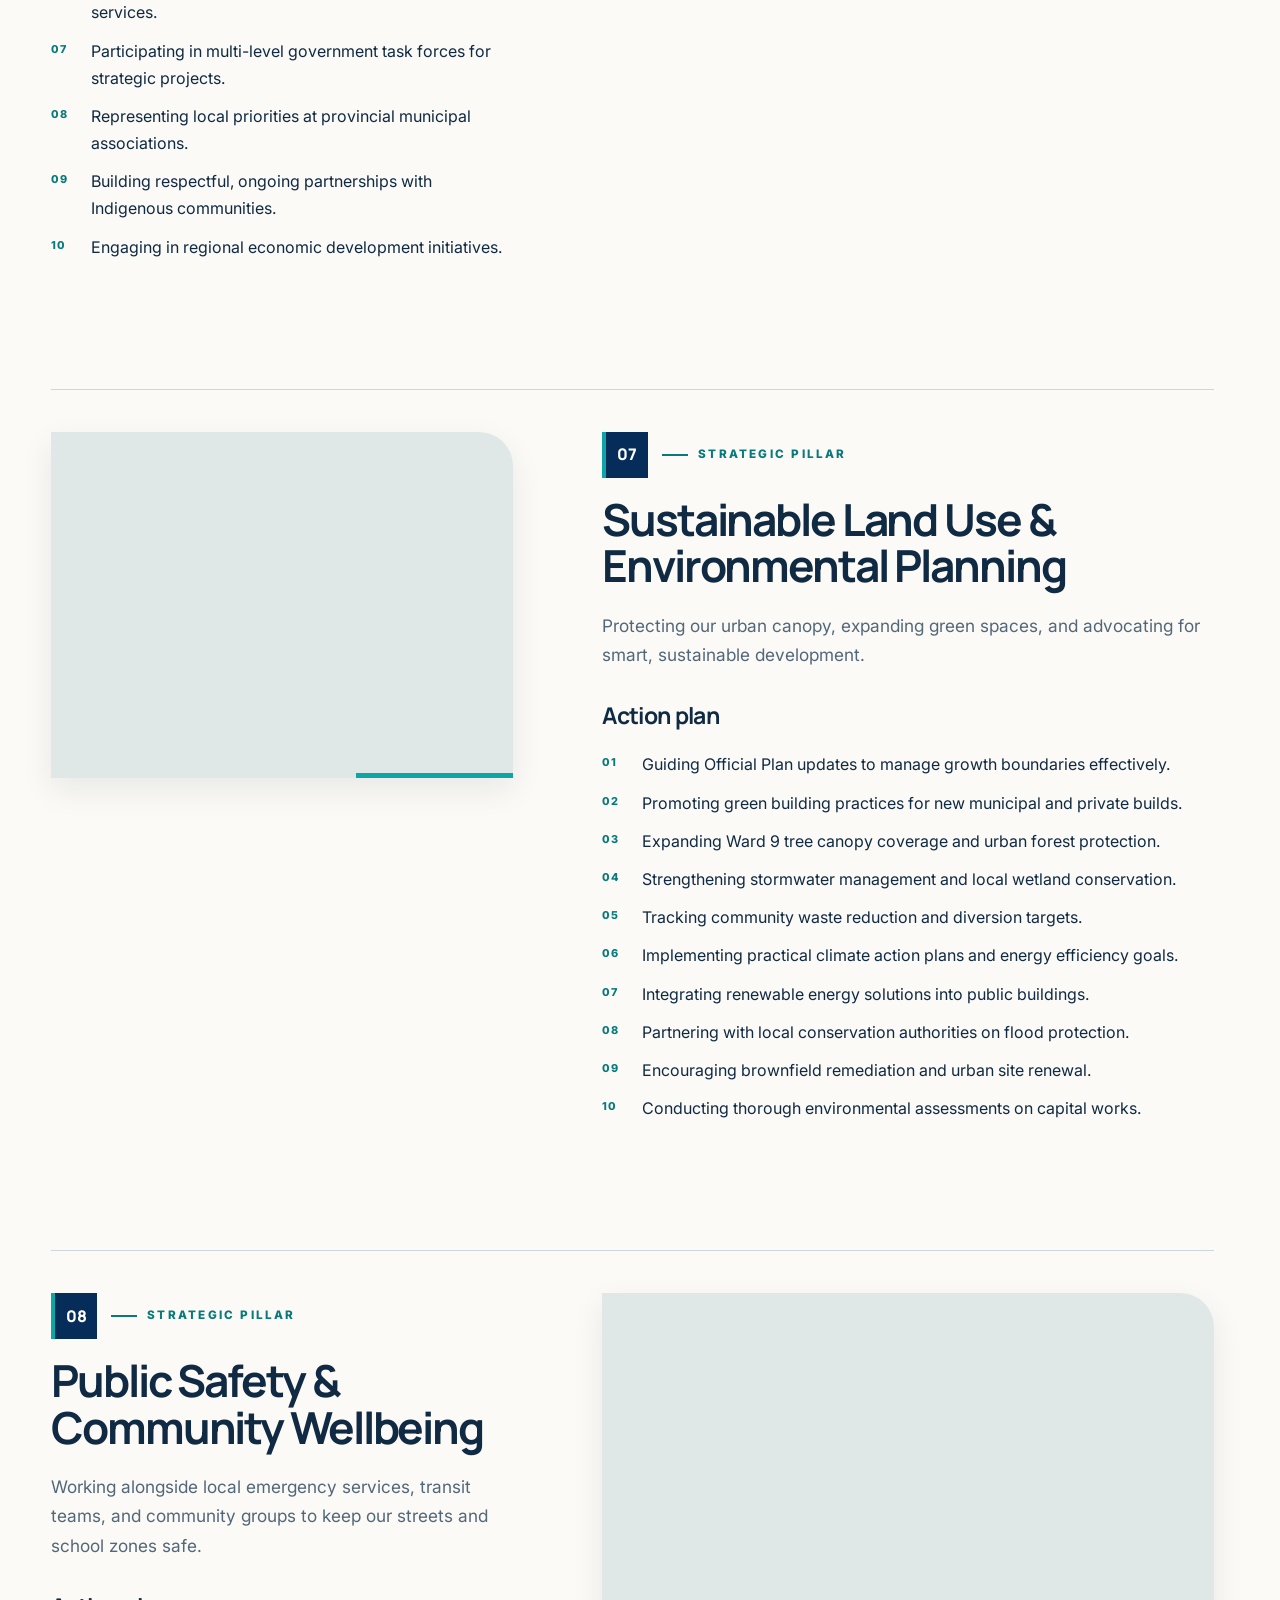
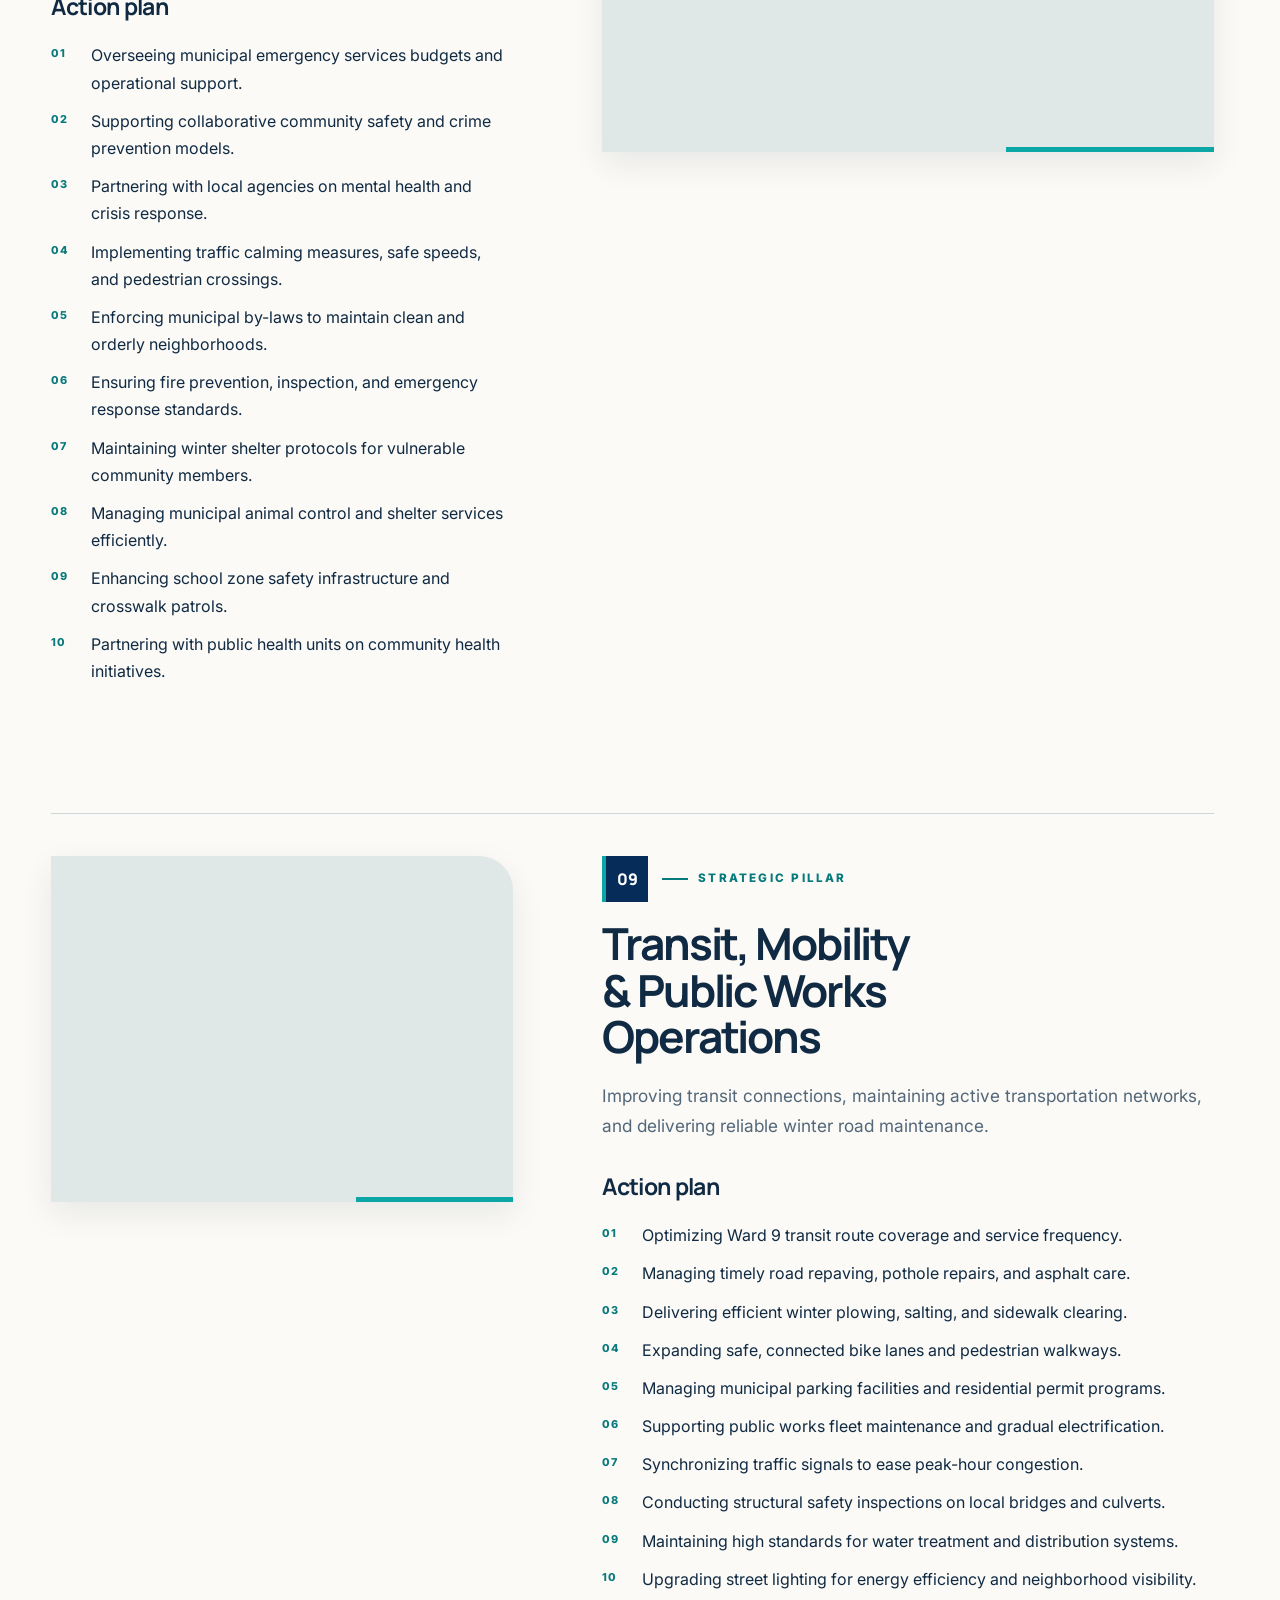
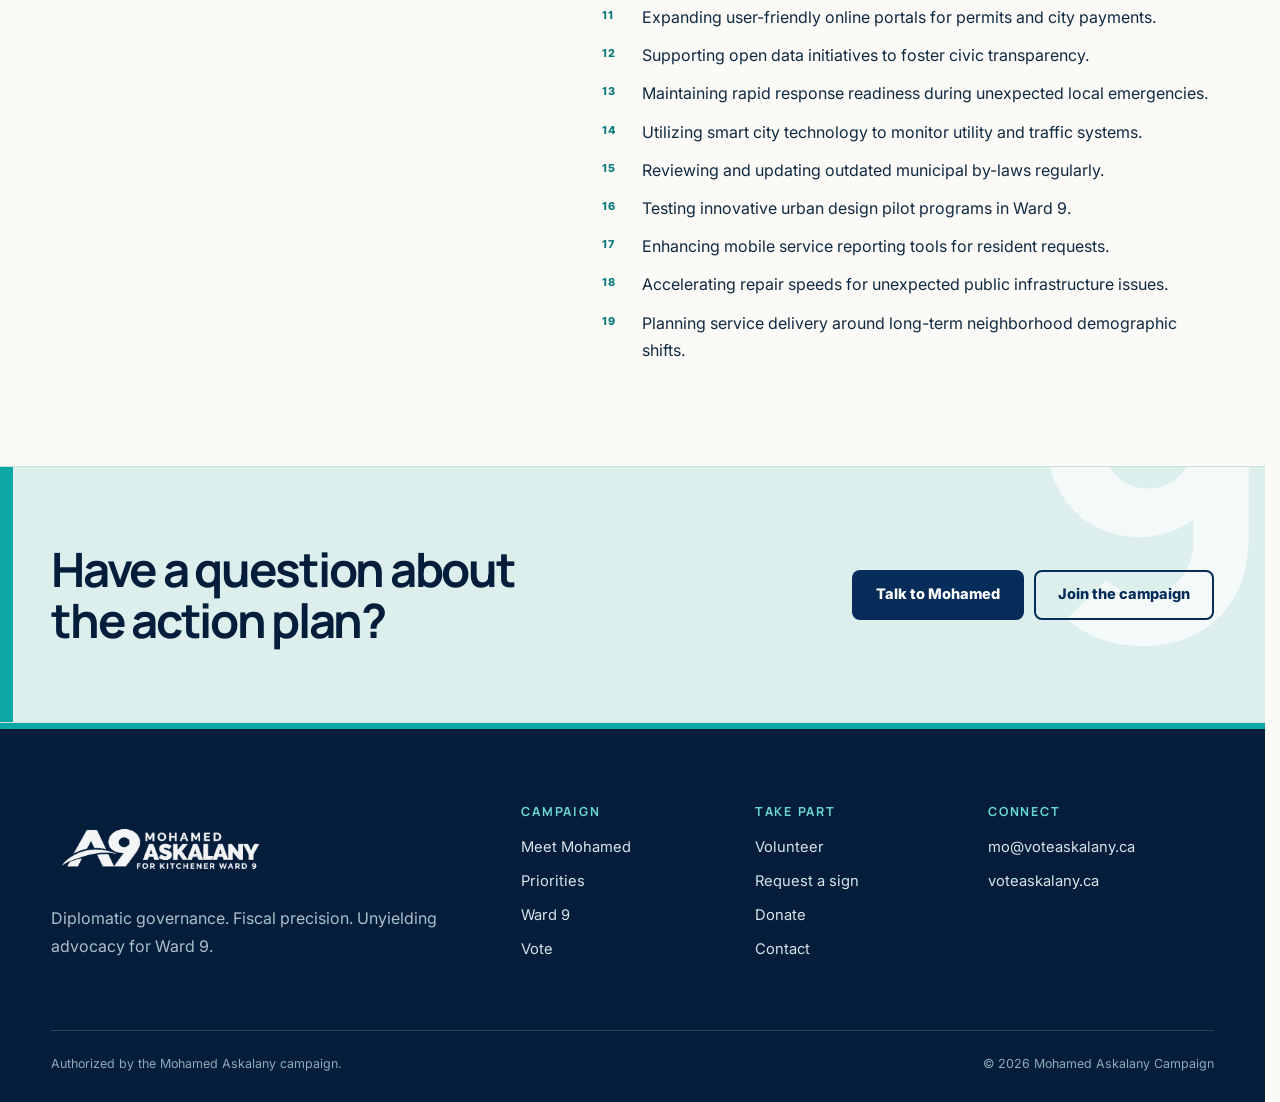
<file: priorities-2.html>
<!doctype html>
<html lang="en"><head><meta charset="utf-8"><meta name="viewport" content="width=device-width,initial-scale=1"><meta name="robots" content="noindex"><meta http-equiv="refresh" content="0;url=priorities-1.html"><link rel="canonical" href="https://voteaskalany.ca/priorities-1.html"><title>Priorities | Mohamed Askalany for Ward 9</title></head><body><p><a href="priorities-1.html">View Mohamed’s priorities for Ward 9</a></p></body></html>
</file>
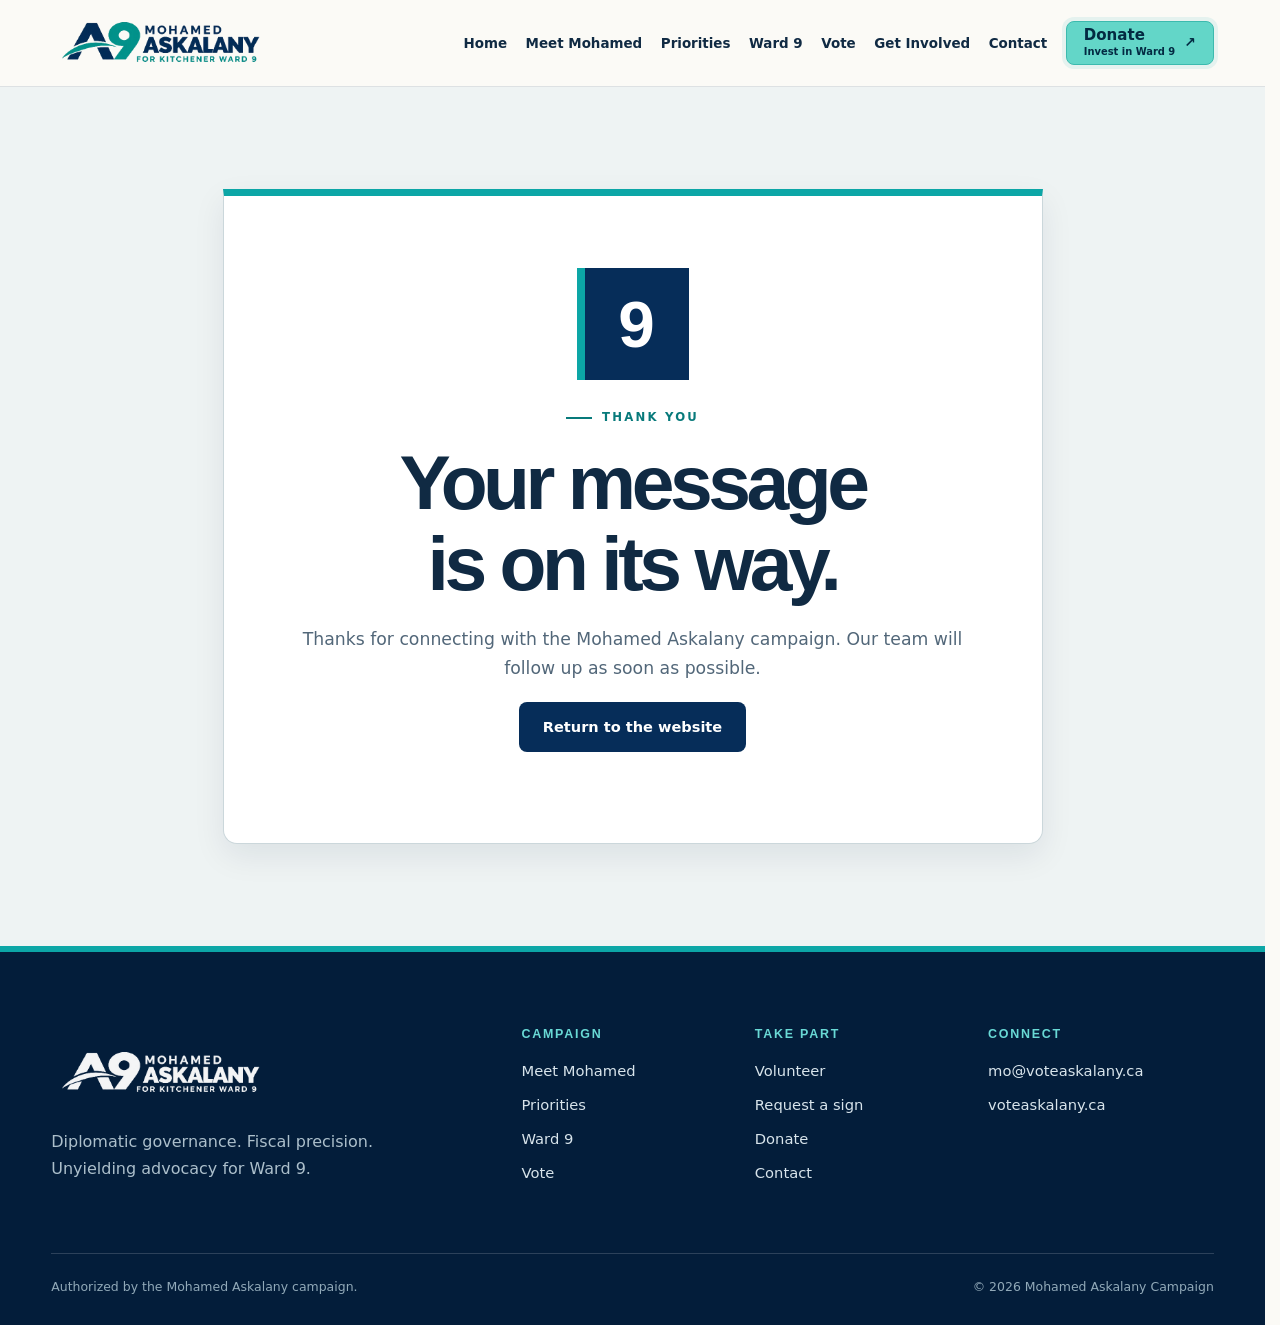
<file: thank-you.html>
<!doctype html>
<html lang="en">
<head>
  <meta charset="utf-8"><meta name="viewport" content="width=device-width,initial-scale=1"><meta name="description" content="Thank you for connecting with Mohamed Askalany's Ward 9 campaign.">
  <meta name="theme-color" content="#062d59"><title>Thank You | Mohamed Askalany for Ward 9</title><link rel="icon" type="image/webp" href="images/Askalany Logo.webp"><link rel="stylesheet" href="styles.css">
</head>
<body data-page="">
  <a class="skip-link" href="#main">Skip to content</a><div id="site-header"></div><main id="main" class="section section-soft thank-you-main"><div class="container"><div class="donate-panel"><div class="donate-mark" aria-hidden="true">9</div><p class="eyebrow">Thank you</p><h1 class="confirmation-title">Your message is on its way.</h1><p class="lead">Thanks for connecting with the Mohamed Askalany campaign. Our team will follow up as soon as possible.</p><p><a class="btn btn-primary" href="index.html">Return to the website</a></p></div></div></main><div id="site-footer"></div><script src="script.js"></script>
</body>
</html>
</file>
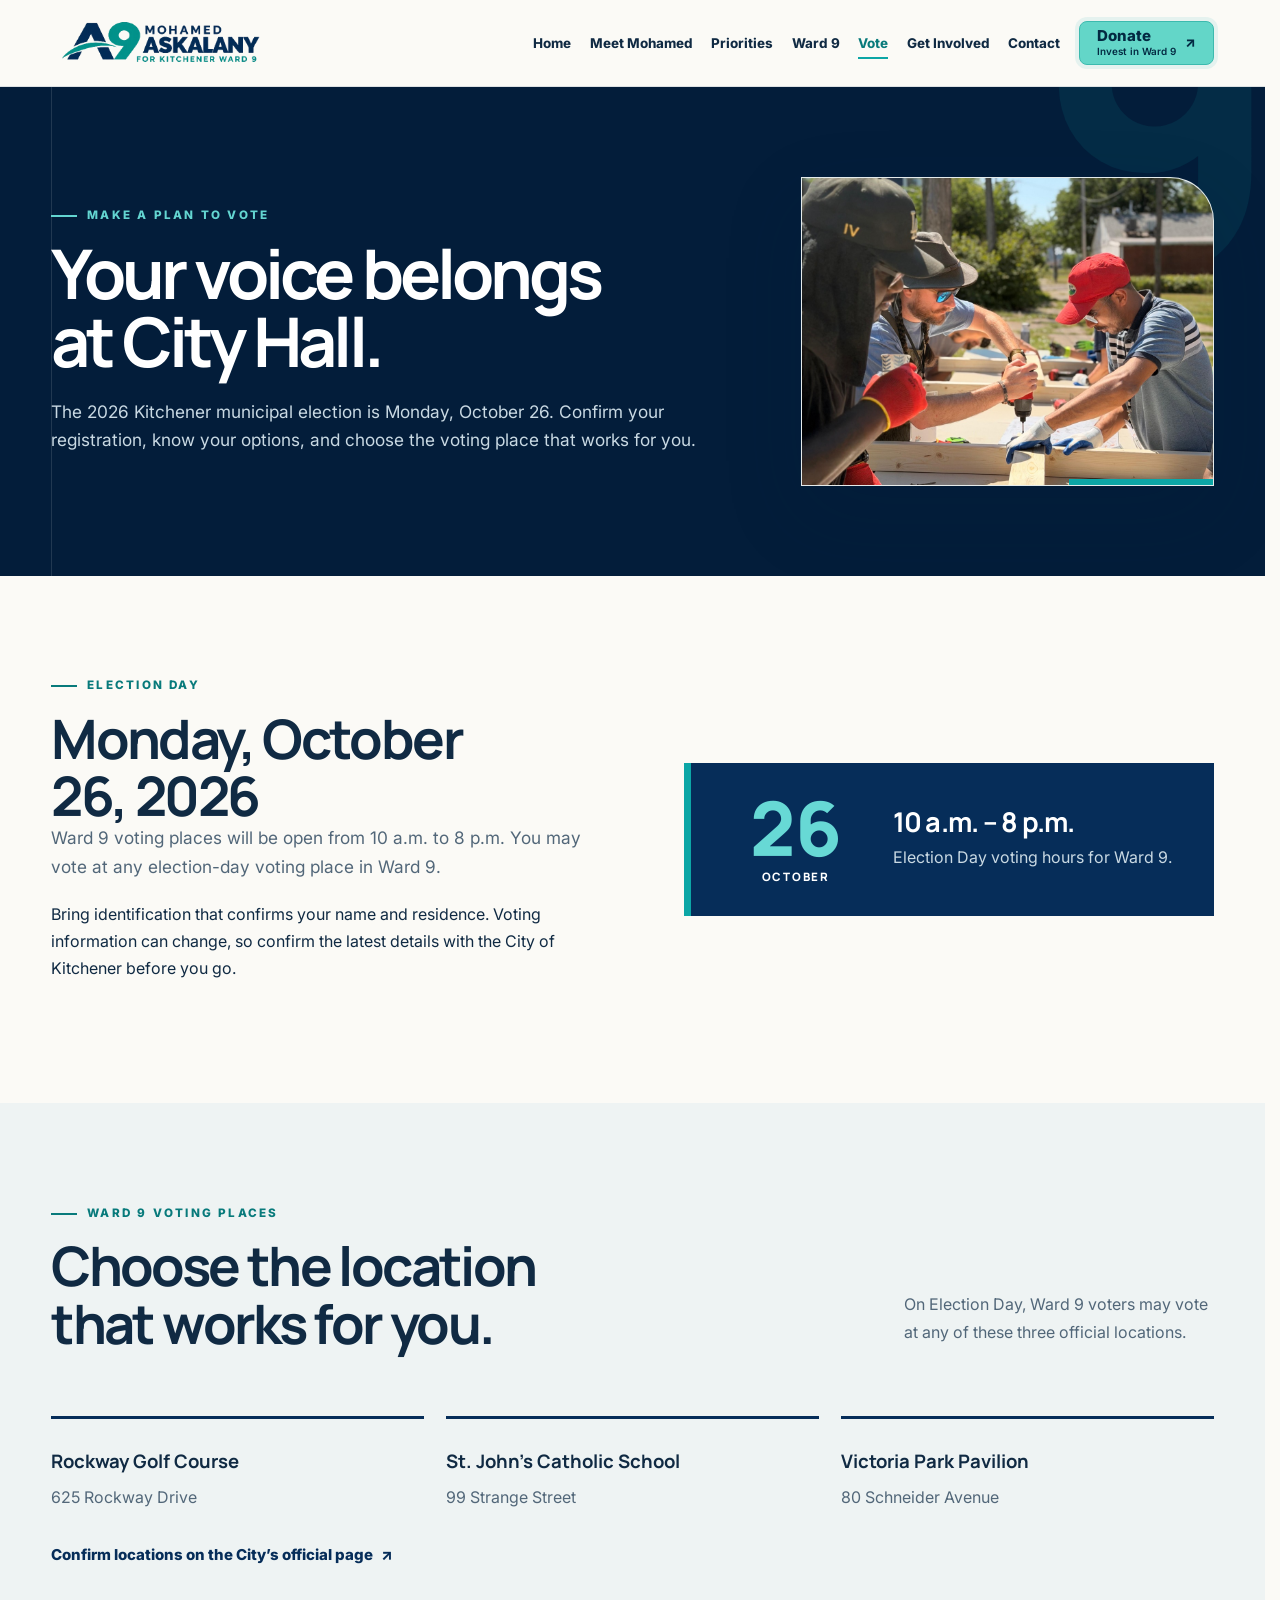
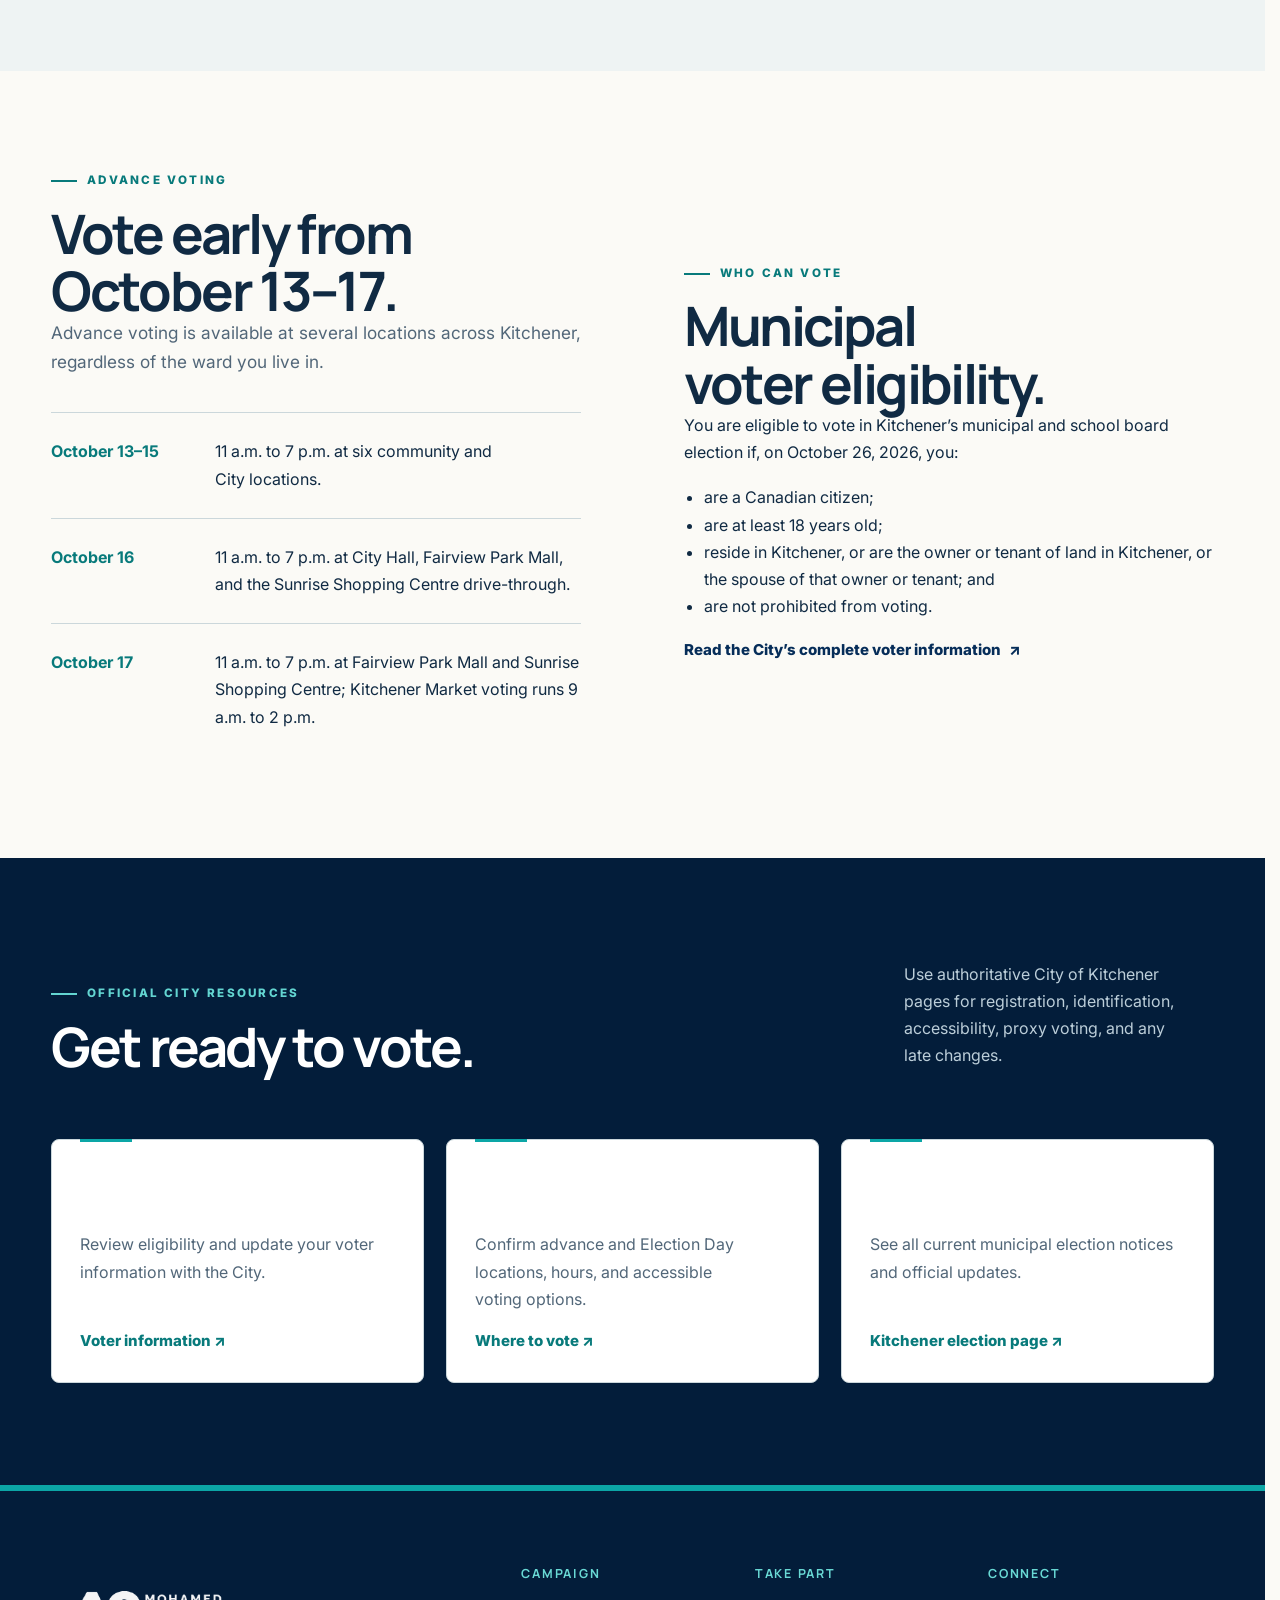
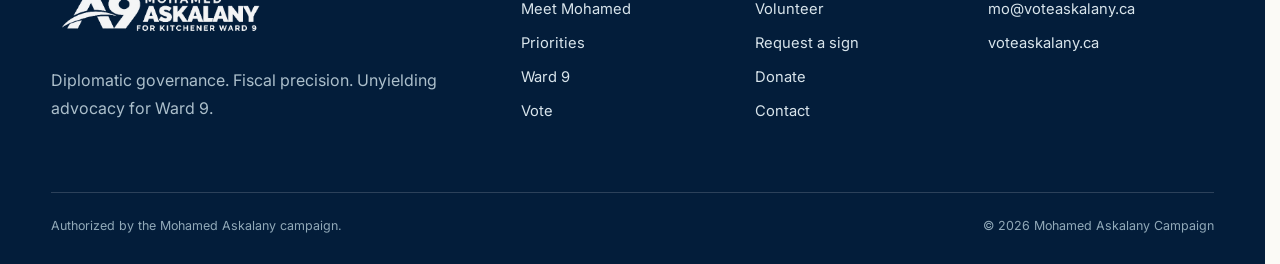
<file: vote.html>
<!doctype html>
<html lang="en">
<head>
  <meta charset="utf-8"><meta name="viewport" content="width=device-width,initial-scale=1">
  <meta name="description" content="Official 2026 Kitchener municipal election dates, Ward 9 voting locations, eligibility, advance voting, and voter resources.">
  <meta name="theme-color" content="#062d59"><title>Vote | Mohamed Askalany for Ward 9</title>
  <link rel="icon" type="image/webp" href="images/Askalany Logo.webp"><link rel="preconnect" href="https://fonts.googleapis.com"><link rel="preconnect" href="https://fonts.gstatic.com" crossorigin>
  <link href="https://fonts.googleapis.com/css2?family=Inter:wght@400;500;600;700&family=Manrope:wght@700;800&display=swap" rel="stylesheet"><link rel="stylesheet" href="styles.css">
</head>
<body data-page="vote">
  <a class="skip-link" href="#main">Skip to content</a><div id="site-header"></div>
  <main id="main">
    <section class="page-hero"><div class="container page-hero-split"><div><p class="eyebrow">Make a plan to vote</p><h1>Your voice belongs at City Hall.</h1><p class="lead">The 2026 Kitchener municipal election is Monday, October 26. Confirm your registration, know your options, and choose the voting place that works for you.</p></div><div class="page-hero-photo"><img src="images/group-photos/Askalany_group (1).webp" alt="Mohamed Askalany at a Canadian citizenship ceremony"></div></div></section>

    <section class="section">
      <div class="container vote-grid">
        <div><p class="eyebrow">Election Day</p><h2>Monday, October 26, 2026</h2><p class="section-intro">Ward 9 voting places will be open from 10 a.m. to 8 p.m. You may vote at any election-day voting place in Ward 9.</p><p>Bring identification that confirms your name and residence. Voting information can change, so confirm the latest details with the City of Kitchener before you go.</p></div>
        <div class="vote-date-panel"><div class="day">26<span>OCTOBER</span></div><div><h3>10 a.m. – 8 p.m.</h3><p>Election Day voting hours for Ward 9.</p></div></div>
      </div>
    </section>

    <section class="section section-soft">
      <div class="container">
        <div class="section-heading"><div><p class="eyebrow">Ward 9 voting places</p><h2>Choose the location that works for you.</h2></div><p>On Election Day, Ward 9 voters may vote at any of these three official locations.</p></div>
        <div class="location-grid">
          <article class="location-card"><strong>Rockway Golf Course</strong><span>625 Rockway Drive</span></article>
          <article class="location-card"><strong>St. John’s Catholic School</strong><span>99 Strange Street</span></article>
          <article class="location-card"><strong>Victoria Park Pavilion</strong><span>80 Schneider Avenue</span></article>
        </div>
        <p class="resource-followup"><a class="text-link" href="https://www.kitchener.ca/council-and-city-administration/election/where-to-vote/" target="_blank" rel="noopener">Confirm locations on the City’s official page <span aria-hidden="true">↗</span></a></p>
      </div>
    </section>

    <section class="section">
      <div class="container split-grid">
        <div><p class="eyebrow">Advance voting</p><h2>Vote early from October 13–17.</h2><p class="section-intro">Advance voting is available at several locations across Kitchener, regardless of the ward you live in.</p><div class="timeline"><div class="timeline-item"><strong>October 13–15</strong><p>11 a.m. to 7 p.m. at six community and City locations.</p></div><div class="timeline-item"><strong>October 16</strong><p>11 a.m. to 7 p.m. at City Hall, Fairview Park Mall, and the Sunrise Shopping Centre drive-through.</p></div><div class="timeline-item"><strong>October 17</strong><p>11 a.m. to 7 p.m. at Fairview Park Mall and Sunrise Shopping Centre; Kitchener Market voting runs 9 a.m. to 2 p.m.</p></div></div></div>
        <div><p class="eyebrow">Who can vote</p><h2>Municipal voter eligibility.</h2><p>You are eligible to vote in Kitchener’s municipal and school board election if, on October 26, 2026, you:</p><ul><li>are a Canadian citizen;</li><li>are at least 18 years old;</li><li>reside in Kitchener, or are the owner or tenant of land in Kitchener, or the spouse of that owner or tenant; and</li><li>are not prohibited from voting.</li></ul><a class="text-link" href="https://www.kitchener.ca/council-and-city-administration/election/voter-information/" target="_blank" rel="noopener">Read the City’s complete voter information <span aria-hidden="true">↗</span></a></div>
      </div>
    </section>

    <section class="section section-dark">
      <div class="container">
        <div class="section-heading"><div><p class="eyebrow">Official City resources</p><h2>Get ready to vote.</h2></div><p>Use authoritative City of Kitchener pages for registration, identification, accessibility, proxy voting, and any late changes.</p></div>
        <div class="resource-grid">
          <article class="resource-card"><h3>Check voter information</h3><p>Review eligibility and update your voter information with the City.</p><a class="resource-link" href="https://www.kitchener.ca/council-and-city-administration/election/voter-information/" target="_blank" rel="noopener">Voter information ↗</a></article>
          <article class="resource-card"><h3>Find where to vote</h3><p>Confirm advance and Election Day locations, hours, and accessible voting options.</p><a class="resource-link" href="https://www.kitchener.ca/council-and-city-administration/election/where-to-vote/" target="_blank" rel="noopener">Where to vote ↗</a></article>
          <article class="resource-card"><h3>Election hub</h3><p>See all current municipal election notices and official updates.</p><a class="resource-link" href="https://www.kitchener.ca/council-and-city-administration/election/" target="_blank" rel="noopener">Kitchener election page ↗</a></article>
        </div>
      </div>
    </section>
  </main>
  <div id="site-footer"></div><script src="script.js"></script>
</body>
</html>
</file>
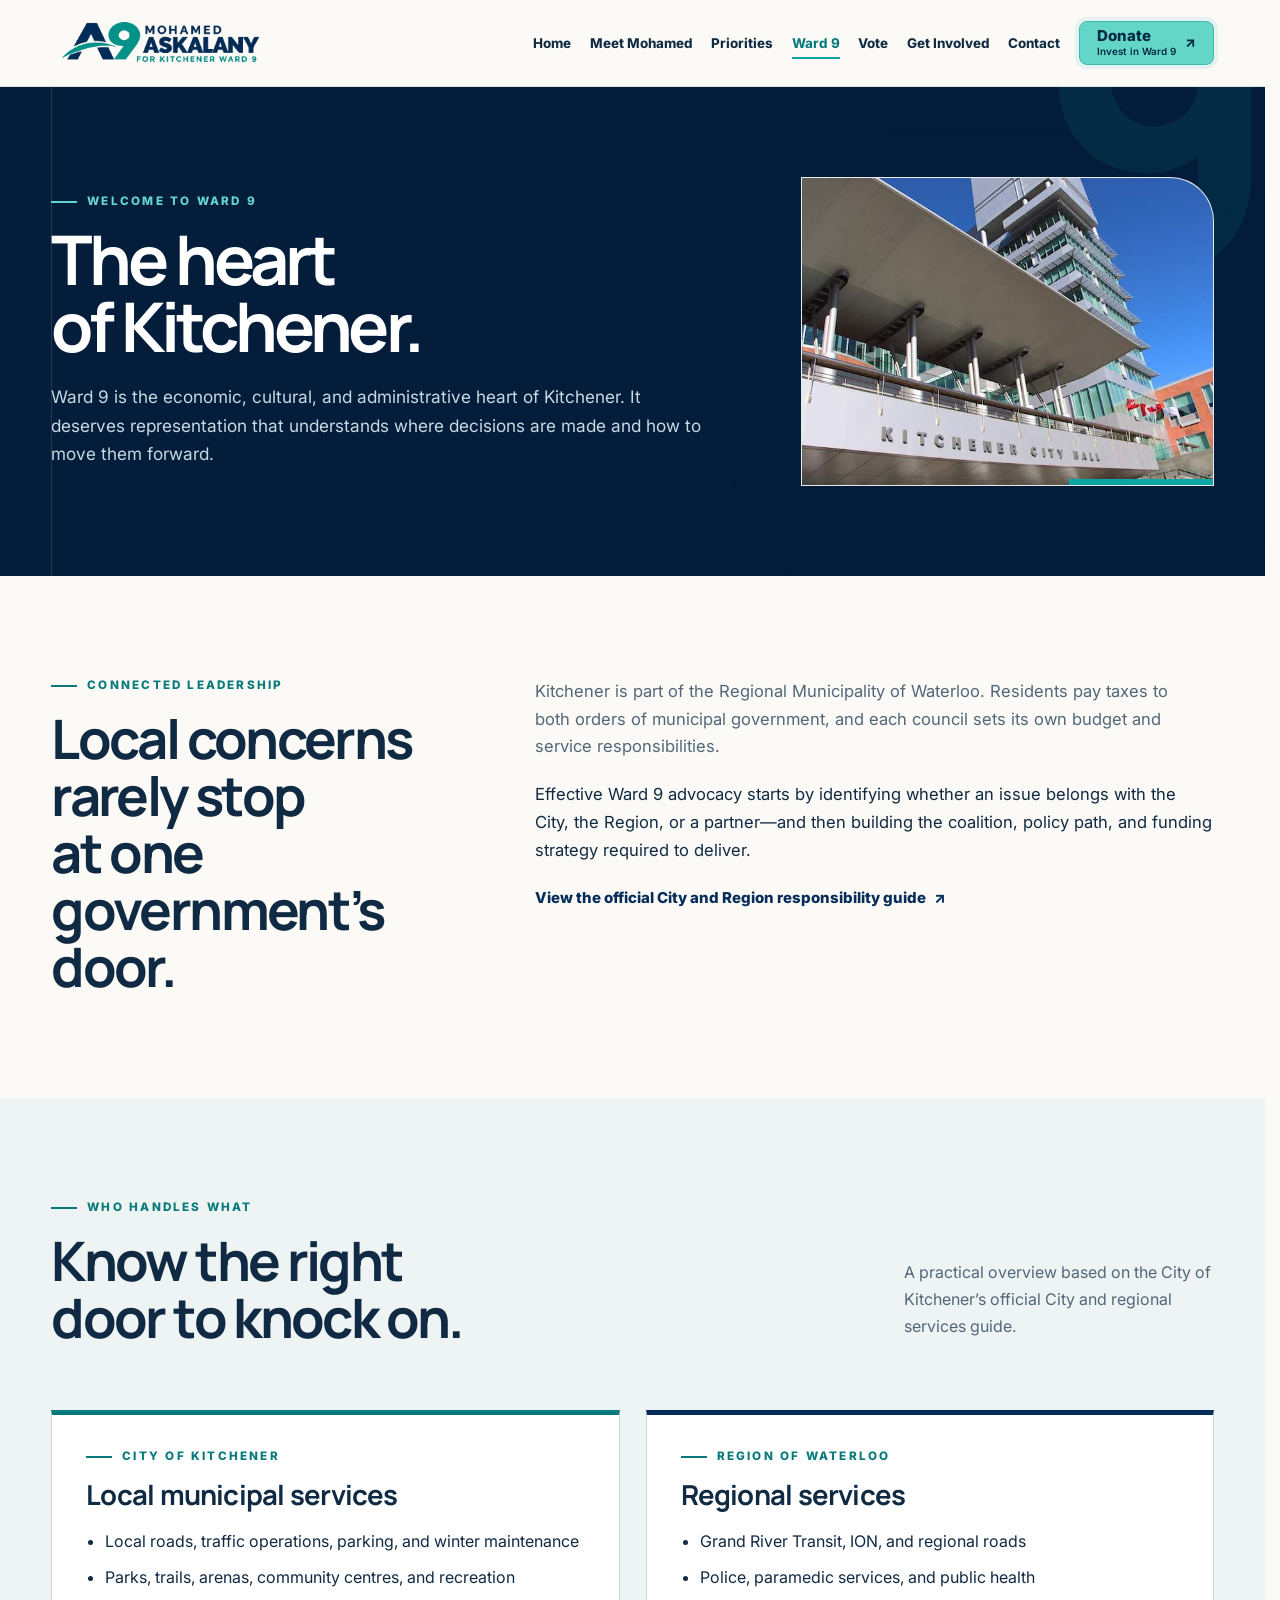
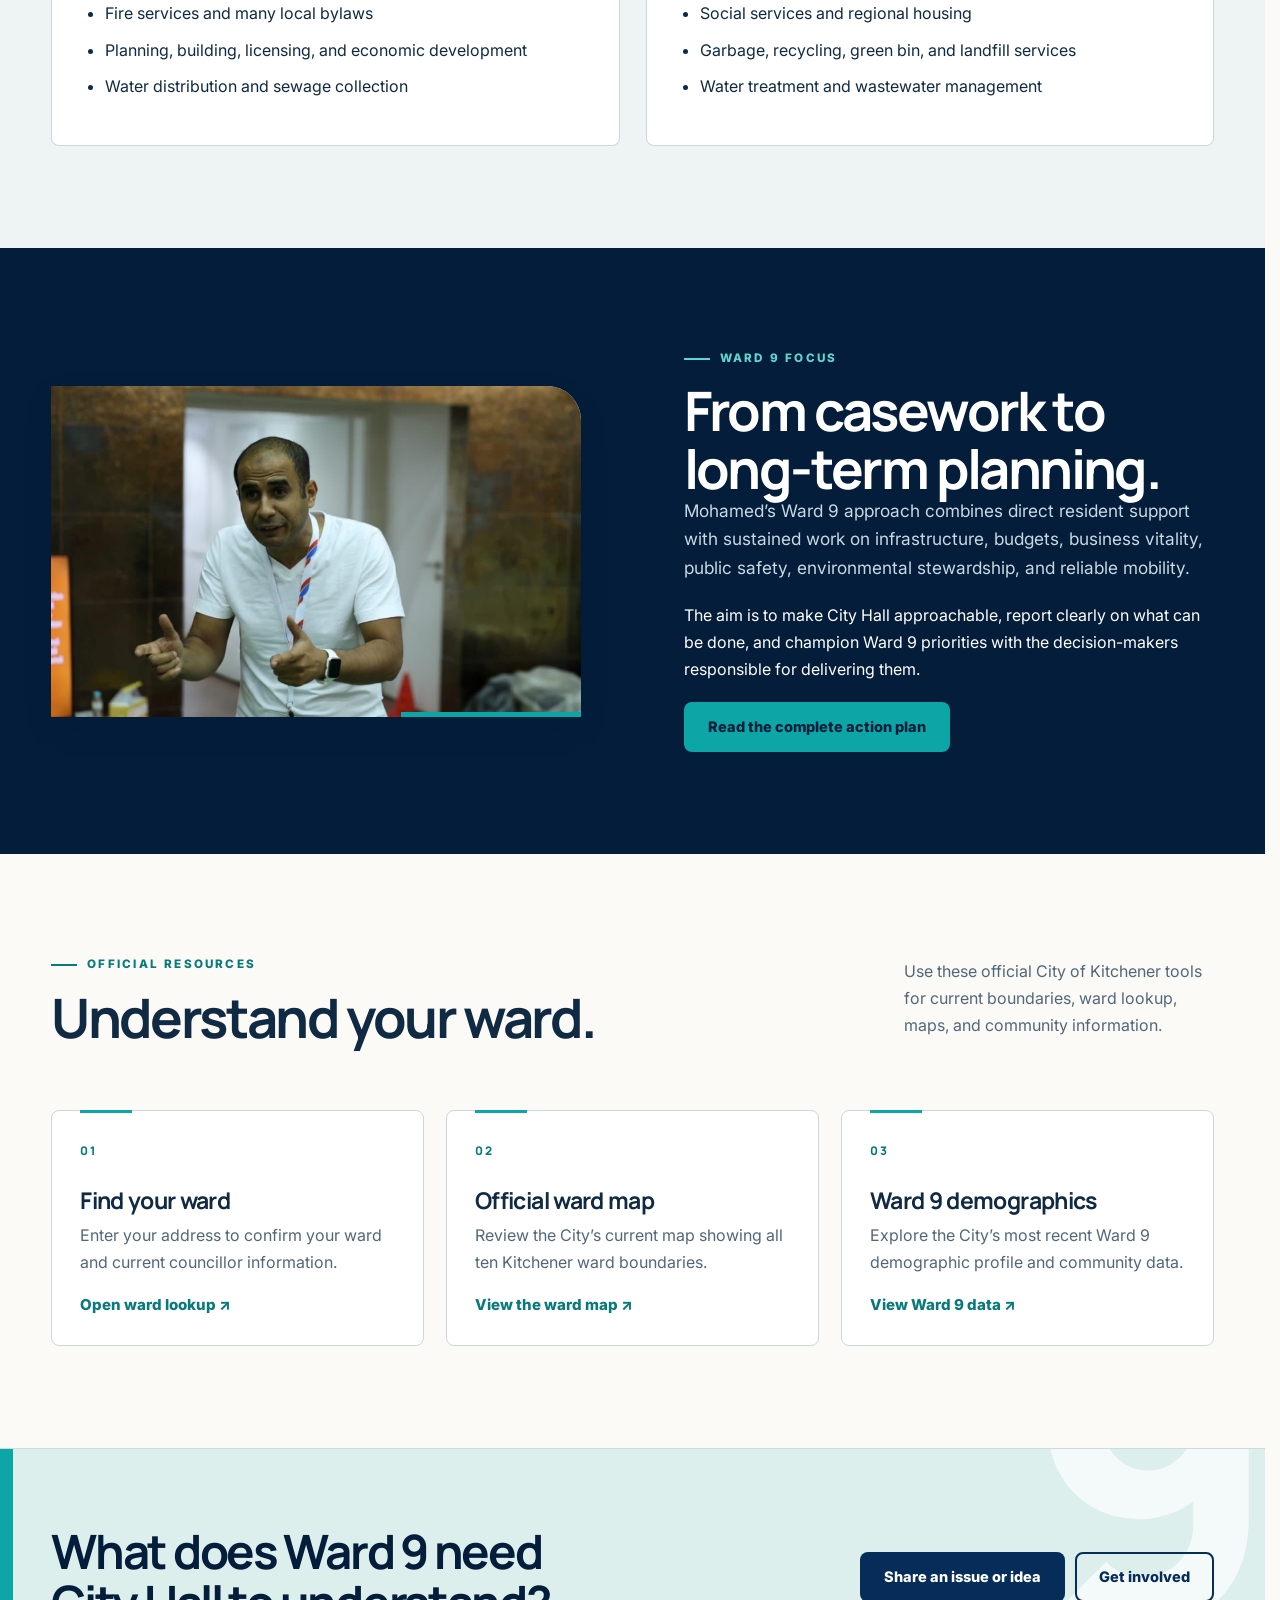
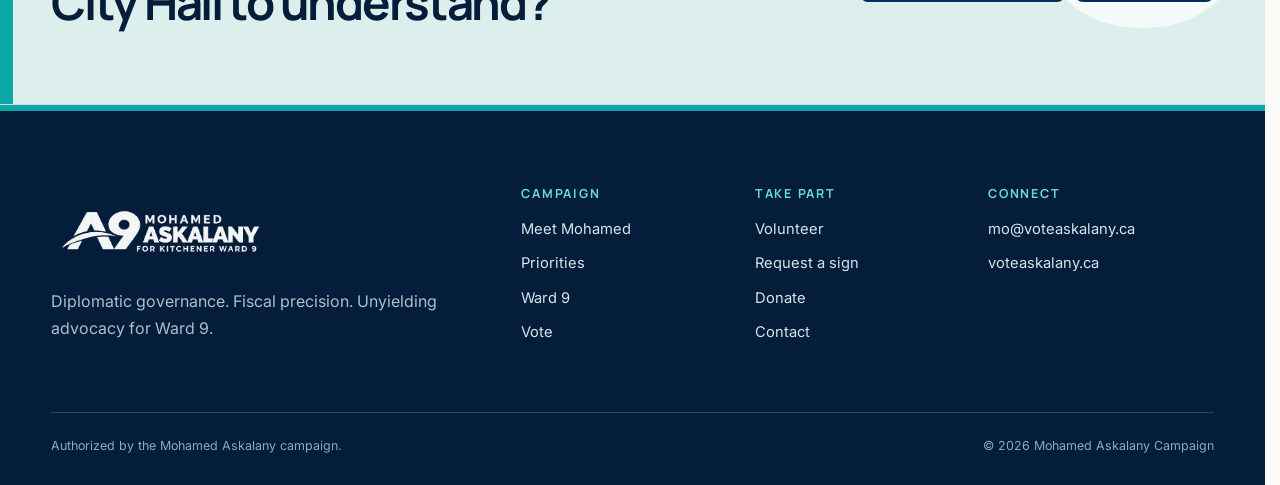
<file: ward-9.html>
<!doctype html>
<html lang="en">
<head>
  <meta charset="utf-8"><meta name="viewport" content="width=device-width,initial-scale=1">
  <meta name="description" content="Ward 9 information, City and Region responsibilities, local priorities, and official City of Kitchener ward resources.">
  <meta name="theme-color" content="#062d59"><title>Ward 9 | Mohamed Askalany for Kitchener</title>
  <link rel="icon" type="image/webp" href="images/Askalany Logo.webp"><link rel="preconnect" href="https://fonts.googleapis.com"><link rel="preconnect" href="https://fonts.gstatic.com" crossorigin>
  <link href="https://fonts.googleapis.com/css2?family=Inter:wght@400;500;600;700&family=Manrope:wght@700;800&display=swap" rel="stylesheet"><link rel="stylesheet" href="styles.css">
</head>
<body data-page="ward">
  <a class="skip-link" href="#main">Skip to content</a><div id="site-header"></div>
  <main id="main">
    <section class="page-hero"><div class="container page-hero-split"><div><p class="eyebrow">Welcome to Ward 9</p><h1>The heart of Kitchener.</h1><p class="lead">Ward 9 is the economic, cultural, and administrative heart of Kitchener. It deserves representation that understands where decisions are made and how to move them forward.</p></div><div class="page-hero-photo"><img src="images/city-of-kitchener-1.jpg" alt="The city of Kitchener"></div></div></section>

    <section class="section">
      <div class="container intro-grid"><div><p class="eyebrow">Connected leadership</p><h2>Local concerns rarely stop at one government’s door.</h2></div><div class="prose"><p class="section-intro">Kitchener is part of the Regional Municipality of Waterloo. Residents pay taxes to both orders of municipal government, and each council sets its own budget and service responsibilities.</p><p>Effective Ward 9 advocacy starts by identifying whether an issue belongs with the City, the Region, or a partner—and then building the coalition, policy path, and funding strategy required to deliver.</p><a class="text-link" href="https://www.kitchener.ca/council-and-city-administration/city-and-regional-services/" target="_blank" rel="noopener">View the official City and Region responsibility guide <span aria-hidden="true">↗</span></a></div></div>
    </section>

    <section class="section section-soft">
      <div class="container">
        <div class="section-heading"><div><p class="eyebrow">Who handles what</p><h2>Know the right door to knock on.</h2></div><p>A practical overview based on the City of Kitchener’s official City and regional services guide.</p></div>
        <div class="jurisdiction-grid">
          <article class="jurisdiction-card"><p class="eyebrow">City of Kitchener</p><h3>Local municipal services</h3><ul><li>Local roads, traffic operations, parking, and winter maintenance</li><li>Parks, trails, arenas, community centres, and recreation</li><li>Fire services and many local bylaws</li><li>Planning, building, licensing, and economic development</li><li>Water distribution and sewage collection</li></ul></article>
          <article class="jurisdiction-card"><p class="eyebrow">Region of Waterloo</p><h3>Regional services</h3><ul><li>Grand River Transit, ION, and regional roads</li><li>Police, paramedic services, and public health</li><li>Social services and regional housing</li><li>Garbage, recycling, green bin, and landfill services</li><li>Water treatment and wastewater management</li></ul></article>
        </div>
      </div>
    </section>

    <section class="section section-dark">
      <div class="container split-grid"><div class="image-frame image-wide"><img src="images/group-photos/Askalany_group (10).jpg" alt="Mohamed Askalany with community members" loading="lazy"></div><div><p class="eyebrow">Ward 9 focus</p><h2>From casework to long-term planning.</h2><p class="section-intro">Mohamed’s Ward 9 approach combines direct resident support with sustained work on infrastructure, budgets, business vitality, public safety, environmental stewardship, and reliable mobility.</p><p>The aim is to make City Hall approachable, report clearly on what can be done, and champion Ward 9 priorities with the decision-makers responsible for delivering them.</p><a class="btn btn-teal" href="priorities-1.html">Read the complete action plan</a></div></div>
    </section>

    <section class="section">
      <div class="container">
        <div class="section-heading"><div><p class="eyebrow">Official resources</p><h2>Understand your ward.</h2></div><p>Use these official City of Kitchener tools for current boundaries, ward lookup, maps, and community information.</p></div>
        <div class="resource-grid">
          <article class="resource-card"><span class="page-num">01</span><h3>Find your ward</h3><p>Enter your address to confirm your ward and current councillor information.</p><a class="resource-link" href="https://app2.kitchener.ca/city_hall/findward.aspx" target="_blank" rel="noopener">Open ward lookup ↗</a></article>
          <article class="resource-card"><span class="page-num">02</span><h3>Official ward map</h3><p>Review the City’s current map showing all ten Kitchener ward boundaries.</p><a class="resource-link" href="https://app2.kitchener.ca/appdocs/GISImages/GIS_Web_External/Standard_Maps/Ward_map_small.pdf" target="_blank" rel="noopener">View the ward map ↗</a></article>
          <article class="resource-card"><span class="page-num">03</span><h3>Ward 9 demographics</h3><p>Explore the City’s most recent Ward 9 demographic profile and community data.</p><a class="resource-link" href="https://app2.kitchener.ca/appdocs/GISImages/GIS_Web_External/LM/Demographics/2025/Wards/2025_Demographics_Ward_9.pdf" target="_blank" rel="noopener">View Ward 9 data ↗</a></article>
        </div>
      </div>
    </section>
    <section class="cta-band"><div class="container cta-grid"><h2>What does Ward 9 need City Hall to understand?</h2><div class="cta-actions"><a class="btn btn-primary" href="contact.html">Share an issue or idea</a><a class="btn btn-secondary" href="get-involved.html">Get involved</a></div></div></section>
  </main>
  <div id="site-footer"></div><script src="script.js"></script>
</body>
</html>
</file>
<file: styles.css>
/* Campaign visual system */
:root {
  --navy: #062d59;
  --navy-deep: #031d3a;
  --navy-soft: #0c3b68;
  --teal: #0ca6a6;
  --teal-dark: #087a7b;
  --teal-pale: #dcefed;
  --paper: #fbfaf6;
  --surface: #ffffff;
  --mist: #eef3f3;
  --ink: #102a43;
  --muted: #526779;
  --line: #cbd7db;
  --line-dark: rgba(255, 255, 255, 0.2);
  --container: 1320px;
  --reading: 760px;
  --gutter: clamp(24px, 4vw, 64px);
  --section-space: clamp(76px, 8vw, 118px);
  --radius-sm: 8px;
  --radius-md: 14px;
  --shadow-sm: 0 12px 32px rgba(3, 29, 58, 0.08);
  --shadow-lg: 0 28px 80px rgba(3, 29, 58, 0.16);
  --ease: cubic-bezier(0.22, 1, 0.36, 1);
}

* { box-sizing: border-box; }
html { scroll-behavior: smooth; scroll-padding-top: 100px; scrollbar-gutter: stable; }
body { margin: 0; overflow-x: hidden; font-family: Inter, system-ui, -apple-system, BlinkMacSystemFont, "Segoe UI", sans-serif; color: var(--ink); background: var(--paper); font-size: 1rem; line-height: 1.7; -webkit-font-smoothing: antialiased; }
::selection { color: var(--navy-deep); background: #7bd8d4; }
img { display: block; max-width: 100%; }
a { color: inherit; }
button, input, textarea, select { font: inherit; }
button, a, input, textarea, select { -webkit-tap-highlight-color: transparent; }
p { margin: 0 0 1.15em; text-wrap: pretty; }
ul { padding-left: 1.25em; }

.skip-link { position: fixed; left: 18px; top: -100px; z-index: 1000; padding: 10px 14px; color: var(--navy-deep); background: var(--surface); border: 2px solid var(--teal-dark); border-radius: var(--radius-sm); font-weight: 800; }
.skip-link:focus { top: 16px; }
.sr-only { position: absolute !important; width: 1px !important; height: 1px !important; padding: 0 !important; margin: -1px !important; overflow: hidden !important; clip: rect(0, 0, 0, 0) !important; white-space: nowrap !important; border: 0 !important; }
.hidden-field { display: none !important; }

.container { width: min(calc(100% - (2 * var(--gutter))), var(--container)); margin-inline: auto; }
.narrow { width: min(calc(100% - (2 * var(--gutter))), 840px); margin-inline: auto; }
.section { padding: var(--section-space) 0; }
.section-sm { padding: clamp(52px, 5vw, 72px) 0; }
.section-soft { background: var(--mist); }
.section-dark { color: var(--surface); background: var(--navy-deep); }
.section-teal { color: var(--navy-deep); background: var(--teal-pale); }

h1, h2, h3, h4 { margin: 0; font-family: Manrope, Inter, sans-serif; color: inherit; line-height: 1.05; text-wrap: balance; }
h1 { font-size: clamp(3.35rem, 5.6vw, 5.55rem); letter-spacing: -0.058em; }
h2 { font-size: clamp(2.35rem, 4.25vw, 4.15rem); letter-spacing: -0.048em; }
h3 { font-size: clamp(1.25rem, 1.8vw, 1.55rem); letter-spacing: -0.028em; }
h4 { font-size: 1.1rem; letter-spacing: -0.015em; }

.eyebrow { display: flex; align-items: center; gap: 10px; margin: 0 0 16px; color: var(--teal-dark); font-size: 0.73rem; font-weight: 800; line-height: 1.35; letter-spacing: 0.19em; text-transform: uppercase; }
.eyebrow::before { width: 26px; height: 2px; background: currentColor; content: ""; flex: 0 0 auto; }
.section-dark .eyebrow, .hero-dark .eyebrow, .page-hero .eyebrow { color: #63d5d1; }
.lead, .section-intro { color: var(--muted); font-size: clamp(1.08rem, 1.35vw, 1.24rem); line-height: 1.65; }
.section-dark .lead, .section-dark .section-intro, .hero-dark .lead, .page-hero .lead { color: #c9d9e3; }
.kicker { color: var(--teal-dark); font-family: Manrope, sans-serif; font-size: 1rem; font-weight: 800; }
.page-num { color: var(--teal-dark); font-family: Manrope, sans-serif; font-size: 0.74rem; font-weight: 800; letter-spacing: 0.15em; }

.text-link, .resource-link { display: inline-flex; align-items: center; gap: 8px; color: var(--navy); font-size: 0.94rem; font-weight: 800; line-height: 1.35; text-decoration: none; text-underline-offset: 5px; }
.section-dark .text-link { color: #76ded9; }
.text-link span { transition: transform 220ms var(--ease); }
.text-link:hover, .resource-link:hover { text-decoration: underline; }
.text-link:hover span { transform: translateX(4px); }

.site-header { position: sticky; top: 0; z-index: 100; background: rgba(251, 250, 246, 0.96); border-bottom: 1px solid rgba(6, 45, 89, 0.12); backdrop-filter: blur(16px); }
.nav-wrap { min-height: 86px; display: flex; align-items: center; justify-content: space-between; gap: 28px; }
.logo-link { display: block; flex: 0 1 220px; min-width: 172px; }
.logo-link img { width: 220px; height: auto; }
.site-nav { display: flex; align-items: center; justify-content: flex-end; gap: clamp(14px, 1.45vw, 24px); }
.site-nav > a:not(.btn) { position: relative; padding: 30px 0 28px; font-size: 0.84rem; font-weight: 750; line-height: 1; text-decoration: none; white-space: nowrap; }
.site-nav > a:not(.btn)::after { position: absolute; right: 50%; bottom: 20px; left: 50%; height: 2px; background: var(--teal); content: ""; transition: right 220ms var(--ease), left 220ms var(--ease); }
.site-nav > a:not(.btn):hover, .site-nav > a[aria-current="page"] { color: var(--teal-dark); }
.site-nav > a:not(.btn):hover::after, .site-nav > a[aria-current="page"]::after { right: 0; left: 0; }
.site-nav .btn[aria-current="page"] { color: var(--surface); background: var(--navy-soft); border-color: var(--navy-soft); box-shadow: inset 0 -3px 0 var(--teal); }
.nav-toggle { display: none; width: 48px; height: 48px; padding: 10px; margin-right: -8px; cursor: pointer; background: transparent; border: 0; }
.nav-toggle span { display: block; width: 27px; height: 2px; margin: 5px auto; background: var(--navy); transition: transform 220ms var(--ease), opacity 180ms ease; }
.nav-toggle[aria-expanded="true"] span:nth-child(1) { transform: translateY(7px) rotate(45deg); }
.nav-toggle[aria-expanded="true"] span:nth-child(2) { opacity: 0; }
.nav-toggle[aria-expanded="true"] span:nth-child(3) { transform: translateY(-7px) rotate(-45deg); }

.btn { display: inline-flex; align-items: center; justify-content: center; min-height: 50px; padding: 0 22px; cursor: pointer; border: 2px solid transparent; border-radius: var(--radius-sm); font-size: 0.91rem; font-weight: 800; line-height: 1; text-decoration: none; transition: color 220ms ease, background 220ms ease, border-color 220ms ease, transform 220ms var(--ease), box-shadow 220ms ease; }
.btn:hover { transform: translateY(-2px); box-shadow: 0 9px 24px rgba(3, 29, 58, 0.14); }
.btn-primary { color: var(--surface); background: var(--navy); }
.btn-primary:hover { background: var(--navy-soft); }
.btn-secondary { color: var(--navy); background: transparent; border-color: var(--navy); }
.btn-secondary:hover { color: var(--surface); background: var(--navy); }
.btn-teal { color: var(--navy-deep); background: var(--teal); }
.btn-teal:hover { background: #39c0bd; }
.btn-light { color: var(--surface); background: transparent; border-color: rgba(255, 255, 255, 0.72); }
.btn-light:hover { color: var(--navy); background: var(--surface); border-color: var(--surface); }
.btn-sm { min-height: 42px; padding: 0 17px; font-size: 0.86rem; }
.btn:focus-visible, .text-link:focus-visible, .resource-link:focus-visible, .site-nav a:focus-visible, .nav-toggle:focus-visible, summary:focus-visible, .logo-link:focus-visible, input:focus-visible, textarea:focus-visible, select:focus-visible { outline: 3px solid #006d72; outline-offset: 4px; }
.hero-dark .btn:focus-visible, .page-hero .btn:focus-visible, .section-dark .btn:focus-visible, .section-dark .text-link:focus-visible, .site-footer a:focus-visible { outline-color: #76ded9; }

.hero { position: relative; min-height: 700px; overflow: hidden; padding: clamp(54px, 5vw, 76px) 0 0; }
.hero-dark { color: var(--surface); background: var(--navy-deep); }
.hero-grid { position: relative; z-index: 2; display: grid; grid-template-columns: minmax(0, 1.15fr) minmax(390px, 0.85fr); gap: clamp(52px, 6.5vw, 94px); align-items: end; min-height: 630px; }
.hero-copy { min-width: 0; padding-bottom: clamp(56px, 6vw, 82px); }
.hero-copy h1 { max-width: 12ch; margin-bottom: 25px; font-size: clamp(3.75rem, 5.3vw, 5.35rem); line-height: 0.97; }
.hero-copy h1 span, .hero-copy h1 em { display: block; }
.hero-copy h1 em { color: #45c8c4; font-style: normal; }
.hero-copy .lead { max-width: 680px; margin-bottom: 0; }
.hero-actions { display: flex; flex-wrap: wrap; gap: 11px; margin: 30px 0; }
.centered-actions { justify-content: center; }
.hero-media { position: relative; align-self: end; min-width: 0; }
.hero-media::before { position: absolute; z-index: 2; top: 9%; bottom: 0; left: -18px; width: 6px; background: var(--teal); content: ""; }
.hero-photo { position: relative; z-index: 1; aspect-ratio: 4 / 5; overflow: hidden; background: #dfe7e7; border-radius: 0 64px 0 0; box-shadow: 0 28px 80px rgba(0, 0, 0, 0.22); }
.hero-photo img { width: 100%; height: 100%; object-fit: cover; object-position: center top; }
.hero-9 { position: absolute; right: -0.07em; bottom: -0.24em; color: rgba(12, 166, 166, 0.1); font-family: Manrope, sans-serif; font-size: clamp(24rem, 46vw, 46rem); font-weight: 800; line-height: 0.8; pointer-events: none; user-select: none; }
.hero-badge { position: absolute; z-index: 3; right: -10px; bottom: 34px; display: grid; min-width: 154px; padding: 17px 19px; color: var(--navy-deep); text-align: left; background: var(--teal); border-radius: 2px; box-shadow: 0 16px 38px rgba(0, 0, 0, 0.2); }
.hero-badge strong { font-family: Manrope, sans-serif; font-size: 1.18rem; line-height: 1; }
.hero-badge span { margin-top: 6px; font-size: 0.68rem; font-weight: 800; letter-spacing: 0.13em; }
.date-chip { display: inline-grid; grid-template-columns: auto 1fr; gap: 6px 15px; align-items: center; padding: 12px 15px; color: #eef7f8; background: rgba(255, 255, 255, 0.055); border: 1px solid rgba(255, 255, 255, 0.22); border-radius: var(--radius-sm); font-size: 0.86rem; }
.date-chip span { color: #8fb0c3; }

.page-hero { position: relative; overflow: hidden; padding: clamp(66px, 7vw, 96px) 0; color: var(--surface); background: var(--navy-deep); }
.page-hero::before { position: absolute; top: 0; bottom: 0; left: max(var(--gutter), calc((100vw - var(--container)) / 2)); width: 1px; background: rgba(255, 255, 255, 0.12); content: ""; }
.page-hero::after { position: absolute; right: -0.035em; top: -0.4em; color: rgba(12, 166, 166, 0.105); content: "9"; font-family: Manrope, sans-serif; font-size: clamp(18rem, 30vw, 30rem); font-weight: 800; line-height: 1; pointer-events: none; }
.page-hero .container { position: relative; z-index: 1; }
.page-hero h1 { max-width: 14ch; margin-bottom: 22px; font-size: clamp(3.25rem, 5.35vw, 5.15rem); line-height: 0.99; }
.page-hero .lead { max-width: 780px; margin-bottom: 0; }
.page-hero-split { display: grid; grid-template-columns: minmax(0, 1.12fr) minmax(360px, 0.7fr); gap: clamp(52px, 7vw, 96px); align-items: center; }
.page-hero-photo { position: relative; aspect-ratio: 4 / 3; overflow: hidden; background: #dfe7e7; border: 1px solid rgba(255, 255, 255, 0.18); border-radius: 0 44px 0 0; box-shadow: var(--shadow-lg); }
.page-hero-photo::after { position: absolute; right: 0; bottom: 0; width: 35%; height: 6px; background: var(--teal); content: ""; }
.page-hero-photo img { width: 100%; height: 100%; object-fit: cover; }
body[data-page="ward"] .page-hero-photo img { object-position: center 12%; }
body[data-page="contact"] .page-hero-photo img { object-position: center 8%; }

.signal-bar { padding: 23px 0; color: var(--surface); background: var(--navy); border-top: 4px solid var(--teal); }
.signal-grid { display: grid; grid-template-columns: repeat(3, 1fr); }
.signal-grid p { margin: 0; padding: 2px clamp(22px, 3vw, 42px); border-right: 1px solid rgba(255, 255, 255, 0.2); }
.signal-grid p:first-child { padding-left: 0; }
.signal-grid p:last-child { padding-right: 0; border: 0; }
.signal-grid strong, .signal-grid span { display: block; }
.signal-grid strong { color: #8be0dc; font-family: Manrope, sans-serif; font-size: 0.97rem; }
.signal-grid span { margin-top: 3px; color: #d6e3ea; font-size: 0.79rem; line-height: 1.45; }

.section-heading { display: grid; grid-template-columns: minmax(0, 1.6fr) minmax(260px, 0.65fr); gap: clamp(40px, 7vw, 100px); align-items: end; margin-bottom: clamp(40px, 5vw, 64px); }
.section-heading > div { max-width: 900px; }
.section-heading > p { max-width: 420px; margin: 0 0 6px; color: var(--muted); }
.section-dark .section-heading > p { color: #bcced9; }
.intro-grid, .split-grid, .ward-grid, .form-layout, .vote-grid { display: grid; grid-template-columns: 1fr 1fr; gap: clamp(54px, 8vw, 112px); align-items: center; }
.intro-grid { grid-template-columns: minmax(280px, 0.72fr) minmax(0, 1.28fr); align-items: start; }
.intro-grid > div:first-child { position: sticky; top: 126px; }
.prose { max-width: var(--reading); }
.prose p { font-size: 1.04rem; }
.prose h3 { margin-top: 36px; }
.pull-quote { max-width: 16ch; margin: 0; color: var(--navy); font-family: Manrope, sans-serif; font-size: clamp(1.8rem, 3vw, 2.8rem); font-weight: 700; line-height: 1.22; letter-spacing: -0.035em; }
.image-frame { position: relative; overflow: hidden; background: #dfe7e7; border-radius: 0 34px 0 0; box-shadow: var(--shadow-sm); }
.image-frame::after { position: absolute; right: 0; bottom: 0; width: 34%; height: 5px; background: var(--teal); content: ""; }
.image-frame img { width: 100%; height: 100%; object-fit: cover; transition: transform 700ms var(--ease); }
.split-grid:hover .image-frame img { transform: scale(1.018); }
.image-tall { aspect-ratio: 4 / 5; }
.image-wide { aspect-ratio: 16 / 10; }

.path-grid { display: grid; grid-template-columns: repeat(12, 1fr); gap: 28px 24px; }
.path-card { position: relative; grid-column: span 3; display: flex; flex-direction: column; min-height: 218px; padding: 28px 24px 24px 0; overflow: hidden; background: transparent; border: 0; border-top: 2px solid var(--navy); border-radius: 0; transition: padding 240ms var(--ease), background 240ms ease, border-color 240ms ease; }
.path-card:nth-child(-n + 2) { grid-column: span 6; min-height: 245px; }
.path-card:nth-child(-n + 2) h3 { font-size: clamp(1.7rem, 2.6vw, 2.2rem); }
.path-card:hover { padding-left: 20px; background: rgba(255, 255, 255, 0.72); border-color: var(--teal-dark); }
.path-card h3 { margin: 30px 0 11px; }
.path-card p { max-width: 42ch; color: var(--muted); font-size: 0.95rem; }
.path-card .text-link { margin-top: auto; }

.values-grid, .credentials-grid, .resource-grid, .action-grid { display: grid; grid-template-columns: repeat(3, 1fr); gap: 22px; }
.values-grid { grid-template-columns: repeat(2, 1fr); gap: 0 36px; }
.value-card { padding: 30px 0; background: transparent; border: 0; border-top: 1px solid rgba(255, 255, 255, 0.24); border-radius: 0; }
.value-card h3 { max-width: 28ch; margin-bottom: 11px; color: var(--surface); }
.value-card p { max-width: 58ch; margin: 0; color: #bdced8; }
.credentials-grid { grid-template-columns: repeat(2, 1fr); gap: 0 34px; }
.credential-card { display: grid; grid-template-columns: 56px 1fr; gap: 16px; align-items: start; padding: 26px 0; background: transparent; border: 0; border-top: 1px solid var(--line); border-radius: 0; }
.credential-card .num { color: var(--teal-dark); font-family: Manrope, sans-serif; font-size: 1.3rem; font-weight: 800; }
.credential-card p { margin: 0; font-weight: 650; line-height: 1.55; }

.pillar-list { display: grid; }
.pillar-row { position: relative; display: grid; grid-template-columns: 74px 1fr auto; gap: 24px; align-items: center; padding: 27px 4px; overflow: hidden; color: var(--surface); background: transparent; border: 0; border-top: 1px solid var(--line-dark); border-radius: 0; text-decoration: none; transition: color 220ms ease, padding 240ms var(--ease), background 220ms ease; }
.pillar-row:last-child { border-bottom: 1px solid var(--line-dark); }
.pillar-row::before { position: absolute; top: 0; bottom: 0; left: 0; width: 4px; background: var(--teal); content: ""; transform: scaleY(0); transform-origin: bottom; transition: transform 240ms var(--ease); }
.pillar-row:hover { padding-right: 20px; padding-left: 20px; background: rgba(255, 255, 255, 0.055); }
.pillar-row:hover::before { transform: scaleY(1); }
.pillar-row .num { color: #6ed9d5; font-family: Manrope, sans-serif; font-size: 1.2rem; font-weight: 800; }
.pillar-row h3 { margin: 0; font-size: clamp(1.12rem, 2vw, 1.55rem); }
.pillar-row .arrow { color: #6ed9d5; font-size: 1.35rem; transition: transform 220ms var(--ease); }
.pillar-row:hover .arrow { transform: translateX(5px); }

.cta-band { position: relative; overflow: hidden; padding: clamp(56px, 6vw, 78px) 0; color: var(--navy-deep); background: var(--teal-pale); border-top: 1px solid #c9dedc; border-bottom: 1px solid #c9dedc; }
.cta-band::before { position: absolute; top: 0; bottom: 0; left: 0; width: clamp(8px, 1vw, 14px); background: var(--teal); content: ""; }
.cta-band::after { position: absolute; right: -0.03em; top: -0.8em; color: rgba(255, 255, 255, 0.68); content: "9"; font-family: Manrope, sans-serif; font-size: 25rem; font-weight: 800; pointer-events: none; }
.cta-grid { position: relative; z-index: 1; display: grid; grid-template-columns: minmax(0, 1fr) auto; gap: 54px; align-items: center; }
.cta-grid h2 { max-width: 820px; font-size: clamp(2.05rem, 3.7vw, 3.6rem); line-height: 1.07; }
.cta-actions { display: flex; flex-wrap: wrap; gap: 10px; }

.experience-list { display: grid; margin-top: 36px; }
.experience-item { display: grid; grid-template-columns: 56px 1fr; gap: 20px; padding: 27px 0; border-top: 1px solid var(--line); }
.experience-item .num { color: var(--teal-dark); font-family: Manrope, sans-serif; font-size: 1rem; font-weight: 800; }
.experience-item h3 { margin-bottom: 8px; }
.experience-item p { margin: 0; color: var(--muted); }

.jurisdiction-grid { display: grid; grid-template-columns: 1fr 1fr; gap: 26px; }
.jurisdiction-card { position: relative; padding: 34px 34px 36px; background: var(--surface); border: 1px solid var(--line); border-top: 5px solid var(--teal-dark); border-radius: 0 0 var(--radius-sm) var(--radius-sm); }
.jurisdiction-card:nth-child(2) { border-top-color: var(--navy); }
.jurisdiction-card h3 { margin-bottom: 18px; font-size: 1.72rem; }
.jurisdiction-card ul { margin-bottom: 0; padding-left: 19px; }
.jurisdiction-card li { margin: 9px 0; }

.resource-grid { grid-template-columns: repeat(3, 1fr); }
.resource-card { position: relative; display: flex; flex-direction: column; min-height: 225px; padding: 30px 28px; background: var(--surface); border: 1px solid var(--line); border-radius: var(--radius-sm); transition: border-color 220ms ease, transform 240ms var(--ease), box-shadow 220ms ease; }
.resource-card::before { position: absolute; top: -1px; left: 28px; width: 52px; height: 3px; background: var(--teal); content: ""; }
.resource-card:hover { border-color: #9bbbbe; box-shadow: var(--shadow-sm); transform: translateY(-4px); }
.resource-card h3 { margin: 27px 0 10px; }
.resource-card p { color: var(--muted); }
.resource-card .resource-link { margin-top: auto; color: var(--teal-dark); }
.resource-followup { margin: 24px 0 0; }

.vote-date-panel { display: grid; grid-template-columns: 142px 1fr; gap: 26px; align-items: center; padding: 34px; color: var(--surface); background: var(--navy); border-left: 7px solid var(--teal); }
.vote-date-panel .day { color: #67d9d5; font-family: Manrope, sans-serif; font-size: 4.7rem; font-weight: 800; line-height: 0.82; text-align: center; }
.vote-date-panel .day span { display: block; margin-top: 13px; color: var(--surface); font-size: 0.72rem; letter-spacing: 0.15em; }
.vote-date-panel h3 { margin-bottom: 7px; font-size: 1.7rem; }
.vote-date-panel p { margin: 0; color: #c9d9e3; }
.timeline { display: grid; margin-top: 36px; }
.timeline-item { display: grid; grid-template-columns: 140px 1fr; gap: 24px; padding: 25px 0; border-top: 1px solid var(--line); }
.timeline-item strong { color: var(--teal-dark); }
.timeline-item p { margin: 0; }
.location-grid { display: grid; grid-template-columns: repeat(3, 1fr); gap: 22px; }
.location-card { padding: 27px 0 6px; background: transparent; border: 0; border-top: 3px solid var(--navy); border-radius: 0; }
.location-card strong { display: block; margin-bottom: 7px; font-family: Manrope, sans-serif; font-size: 1.16rem; }
.location-card span { color: var(--muted); }

.action-grid { grid-template-columns: repeat(3, 1fr); }
.action-card { display: flex; flex-direction: column; min-height: 270px; padding: 30px 28px; background: var(--surface); border: 1px solid var(--line); border-top: 4px solid var(--navy); border-radius: 0 0 var(--radius-sm) var(--radius-sm); transition: border-color 220ms ease, transform 240ms var(--ease), box-shadow 220ms ease; }
.action-card:nth-child(2) { border-top-color: var(--teal-dark); }
.action-card:nth-child(3) { border-top-color: #59758d; }
.action-card:hover { box-shadow: var(--shadow-sm); transform: translateY(-4px); }
.action-card .num { color: var(--teal-dark); font-family: Manrope, sans-serif; font-size: 0.8rem; font-weight: 800; letter-spacing: 0.12em; }
.action-card h3 { margin: 28px 0 12px; font-size: 1.55rem; }
.action-card p { color: var(--muted); }
.action-card .text-link { margin-top: auto; }

.campaign-form { display: grid; gap: 20px; padding: clamp(26px, 3.2vw, 42px); background: var(--surface); border: 1px solid var(--line); border-top: 5px solid var(--teal-dark); border-radius: 0 0 var(--radius-md) var(--radius-md); box-shadow: var(--shadow-sm); }
.campaign-form label, .campaign-form legend { color: var(--ink); font-size: 0.88rem; font-weight: 750; }
.campaign-form input, .campaign-form textarea, .campaign-form select { display: block; width: 100%; min-height: 50px; margin-top: 8px; padding: 13px 14px; color: var(--ink); background: #fff; border: 1px solid #aabcc4; border-radius: 5px; transition: border-color 180ms ease, box-shadow 180ms ease; }
.campaign-form textarea { resize: vertical; }
.campaign-form input:hover, .campaign-form textarea:hover, .campaign-form select:hover { border-color: #718e9b; }
.campaign-form input:focus, .campaign-form textarea:focus, .campaign-form select:focus { border-color: var(--teal-dark); box-shadow: 0 0 0 4px rgba(12, 166, 166, 0.15); outline: 0; }
.campaign-form .btn { justify-self: start; min-width: 170px; }
.field-grid, .check-grid { display: grid; grid-template-columns: 1fr 1fr; gap: 16px; }
fieldset { margin: 0; padding: 0; border: 0; }
.check-grid { margin-top: 11px; }
.check-grid label { display: flex; gap: 8px; align-items: flex-start; font-weight: 500 !important; }
.check-grid input { flex: 0 0 auto; width: 18px; height: 18px; min-height: 0; margin: 3px 0 0; }
.contact-details { display: grid; gap: 5px; margin-top: 30px; padding-top: 28px; border-top: 1px solid var(--line); }
.contact-details span { margin-top: 13px; color: var(--muted); font-size: 0.69rem; font-weight: 800; letter-spacing: 0.15em; text-transform: uppercase; }
.contact-details a { overflow-wrap: anywhere; font-family: Manrope, sans-serif; font-size: 1.16rem; font-weight: 800; }
.updates-wrap { text-align: center; }
.updates-wrap > p { max-width: 680px; margin-right: auto; margin-left: auto; }
.updates-wrap .eyebrow { justify-content: center; }
.updates-form { margin-top: 32px; text-align: left; }

.layout-switcher { display: grid; grid-template-columns: 1fr auto; gap: 28px; align-items: center; margin-bottom: clamp(52px, 6vw, 78px); padding: 0 0 28px; border-bottom: 1px solid var(--line); }
.layout-switcher p { margin: 0; color: var(--muted); }
.switch-links { display: flex; flex-wrap: wrap; gap: 8px; }
.switch-links a { padding: 9px 13px; border: 1px solid var(--line); border-radius: 5px; font-size: 0.82rem; font-weight: 800; line-height: 1.2; text-decoration: none; transition: color 180ms ease, background 180ms ease, border-color 180ms ease; }
.switch-links a.active, .switch-links a:hover { color: var(--surface); background: var(--navy); border-color: var(--navy); }

.priority-editorial { display: grid; gap: clamp(78px, 10vw, 148px); }
.priority-story { display: grid; grid-template-columns: minmax(320px, 0.86fr) minmax(0, 1.14fr); gap: clamp(52px, 7vw, 104px); align-items: start; padding-top: 42px; border-top: 1px solid var(--line); scroll-margin-top: 116px; }
.priority-story:first-child { padding-top: 0; border-top: 0; }
.priority-story:nth-child(even) .priority-visual { order: 2; }
.priority-visual { position: sticky; top: 120px; }
.priority-visual .image-frame { aspect-ratio: 4 / 3; }
.priority-label { display: flex; gap: 14px; align-items: center; margin-bottom: 18px; }
.priority-label .eyebrow { margin: 0; }
.priority-label .num { display: grid; place-content: center; width: 46px; height: 46px; color: var(--surface); background: var(--navy); border-left: 4px solid var(--teal); font-family: Manrope, sans-serif; font-weight: 800; }
.priority-story h2 { max-width: 16ch; margin-bottom: 22px; font-size: clamp(2.15rem, 3.45vw, 3.5rem); }
.priority-story h3 { margin-top: 34px; }
.priority-summary { max-width: 62ch; color: var(--muted); font-size: 1.08rem; }
.action-list { display: grid; gap: 11px; margin: 24px 0 0; padding: 0; list-style: none; counter-reset: actions; }
.action-list li { position: relative; padding-left: 40px; counter-increment: actions; }
.action-list li::before { position: absolute; top: 2px; left: 0; color: var(--teal-dark); content: counter(actions, decimal-leading-zero); font-size: 0.68rem; font-weight: 800; letter-spacing: 0.06em; }

.priority-accordion { display: grid; grid-template-columns: repeat(3, 1fr); gap: 22px; align-items: start; }
.priority-detail { overflow: hidden; background: var(--surface); border: 1px solid var(--line); border-radius: var(--radius-sm); scroll-margin-top: 116px; transition: border-color 220ms ease, box-shadow 220ms ease, transform 240ms var(--ease); }
.priority-detail:hover { border-color: #95b7ba; transform: translateY(-3px); }
.priority-detail[open] { grid-column: span 2; display: grid; grid-template-columns: minmax(300px, 0.88fr) minmax(0, 1.12fr); box-shadow: var(--shadow-lg); transform: none; }
.priority-detail summary { cursor: pointer; list-style: none; }
.priority-detail summary::-webkit-details-marker { display: none; }
.detail-image { aspect-ratio: 16 / 10; overflow: hidden; }
.detail-image img { width: 100%; height: 100%; object-fit: cover; transition: transform 650ms var(--ease); }
.priority-detail:hover .detail-image img { transform: scale(1.025); }
.detail-summary { position: relative; min-height: 150px; padding: 24px 54px 26px 24px; }
.detail-summary .num { display: block; margin-bottom: 11px; color: var(--teal-dark); font-size: 0.75rem; font-weight: 800; letter-spacing: 0.08em; }
.detail-summary h2 { margin: 0; font-size: clamp(1.22rem, 1.8vw, 1.48rem); }
.detail-summary::after { position: absolute; right: 24px; bottom: 22px; color: var(--teal-dark); content: "+"; font-size: 1.65rem; line-height: 1; transition: transform 220ms var(--ease); }
.priority-detail[open] .detail-summary::after { content: "−"; transform: rotate(180deg); }
.detail-content { padding: 4px 28px 30px; border-top: 1px solid var(--line); }
.priority-detail[open] .detail-content { padding: 28px 30px 32px; border-top: 0; border-left: 1px solid var(--line); }
.detail-content p { margin: 22px 0; color: var(--muted); }

.donate-panel { max-width: 820px; margin: 0 auto; padding: clamp(42px, 6vw, 72px); text-align: center; background: var(--surface); border: 1px solid var(--line); border-top: 7px solid var(--teal); border-radius: 0 0 var(--radius-md) var(--radius-md); box-shadow: var(--shadow-sm); }
.donate-mark { display: grid; place-content: center; width: 112px; height: 112px; margin: 0 auto 30px; color: var(--surface); background: var(--navy); border-left: 8px solid var(--teal); font-family: Manrope, sans-serif; font-size: 4.1rem; font-weight: 800; line-height: 1; }
.donate-panel .eyebrow { justify-content: center; }
.donate-panel h2 { font-size: clamp(2.15rem, 4.3vw, 3.75rem); }
.donate-panel .section-intro { max-width: 650px; margin-right: auto; margin-left: auto; }
.confirmation-title { margin-bottom: 22px; font-size: clamp(2.55rem, 6vw, 4.8rem); }
.thank-you-main { min-height: 70vh; display: grid; align-items: center; }

.site-footer { padding: 76px 0 28px; color: var(--surface); background: var(--navy-deep); border-top: 6px solid var(--teal); }
.footer-grid { display: grid; grid-template-columns: minmax(280px, 1.8fr) repeat(2, 0.75fr) minmax(190px, 1fr); gap: clamp(34px, 5vw, 72px); }
.footer-logo { width: 220px; opacity: 0.96; filter: brightness(0) invert(1); }
.footer-grid h3 { margin-bottom: 17px; color: #69d9d5; font-size: 0.78rem; letter-spacing: 0.14em; text-transform: uppercase; }
.footer-grid > div > a { display: block; margin: 9px 0; color: #d8e4eb; font-size: 0.92rem; text-decoration: none; overflow-wrap: anywhere; }
.footer-grid > div > a:hover { color: var(--surface); text-decoration: underline; text-underline-offset: 4px; }
.footer-grid p { max-width: 390px; margin-top: 19px; color: #acbfcb; }
.footer-bottom { display: flex; justify-content: space-between; gap: 22px; margin-top: 52px; padding-top: 22px; border-top: 1px solid rgba(255, 255, 255, 0.16); }
.footer-bottom p { margin: 0; color: #91a9b8; font-size: 0.78rem; }

@media (min-width: 1500px) {
  .hero-grid { grid-template-columns: minmax(0, 1.2fr) minmax(440px, 0.8fr); }
  .hero-copy h1 { max-width: 13ch; }
}

@media (max-width: 1180px) {
  .hero-grid { grid-template-columns: minmax(0, 1.08fr) minmax(350px, 0.78fr); gap: 48px; }
  .hero-copy h1 { font-size: clamp(3.5rem, 5.4vw, 4.6rem); }
  .path-card, .path-card:nth-child(-n + 2) { grid-column: span 6; }
}

@media (max-width: 1100px) {
  .site-nav { position: absolute; top: 86px; right: var(--gutter); display: none; width: min(390px, calc(100vw - (2 * var(--gutter)))); max-height: calc(100vh - 108px); overflow: auto; padding: 12px 22px 22px; background: var(--paper); border: 1px solid var(--line); border-top: 5px solid var(--teal); border-radius: 0 0 var(--radius-md) var(--radius-md); box-shadow: var(--shadow-lg); flex-direction: column; align-items: stretch; gap: 0; }
  .site-nav.open { display: flex; }
  .site-nav > a:not(.btn) { padding: 16px 6px; border-bottom: 1px solid var(--line); font-size: 0.96rem; }
  .site-nav > a:not(.btn)::after { display: none; }
  .site-nav > a[aria-current="page"] { color: var(--teal-dark); }
  .site-nav .btn { margin-top: 16px; }
  .nav-toggle { display: block; }
  .priority-accordion { grid-template-columns: repeat(2, 1fr); }
  .footer-grid { grid-template-columns: minmax(280px, 1.7fr) 1fr 1fr; }
  .footer-grid > div:last-child { grid-column: 2 / -1; }
}

@media (max-width: 900px) {
  :root { --section-space: clamp(72px, 10vw, 92px); }
  .hero { min-height: 0; padding-top: 54px; }
  .hero-grid, .page-hero-split, .intro-grid, .split-grid, .ward-grid, .form-layout, .vote-grid { grid-template-columns: 1fr; }
  .hero-grid { gap: 42px; min-height: 0; }
  .hero-copy { padding-bottom: 0; }
  .hero-copy h1 { max-width: 12.5ch; font-size: clamp(3.5rem, 8.5vw, 4.8rem); }
  .hero-copy .lead { max-width: 720px; }
  .hero-media { width: min(100%, 620px); margin-left: auto; }
  .hero-photo { aspect-ratio: 5 / 4.8; border-radius: 0 48px 0 0; }
  .hero-photo img { object-position: center 15%; }
  .page-hero-split { gap: 44px; }
  .page-hero h1 { max-width: 15ch; }
  .page-hero-photo { width: min(100%, 650px); aspect-ratio: 16 / 10; }
  .section-heading { grid-template-columns: 1fr; gap: 16px; }
  .section-heading > p { max-width: 620px; }
  .intro-grid { gap: 36px; }
  .intro-grid > div:first-child { position: static; }
  .split-grid, .form-layout, .vote-grid { gap: 52px; }
  .path-grid { grid-template-columns: 1fr 1fr; gap: 24px; }
  .path-card, .path-card:nth-child(-n + 2) { grid-column: auto; min-height: 220px; }
  .path-card:nth-child(-n + 2) h3 { font-size: clamp(1.35rem, 3vw, 1.7rem); }
  .resource-grid, .location-grid { grid-template-columns: 1fr 1fr; }
  .priority-story { grid-template-columns: 1fr; gap: 38px; }
  .priority-story:nth-child(even) .priority-visual { order: 0; }
  .priority-visual { position: static; }
  .priority-visual .image-frame { max-width: 680px; aspect-ratio: 16 / 10; }
  .cta-grid { grid-template-columns: 1fr; gap: 30px; }
}

@media (min-width: 681px) and (max-width: 900px) {
  .hero-grid { grid-template-columns: minmax(0, 1.08fr) minmax(270px, 0.78fr); gap: 30px; align-items: end; }
  .hero-copy { padding-bottom: 50px; }
  .hero-copy h1 { max-width: 11ch; font-size: clamp(3rem, 6.5vw, 3.55rem); }
  .hero-copy .lead { font-size: 1rem; }
  .hero-actions { margin: 24px 0; }
  .hero-media { width: 100%; margin-left: 0; }
  .hero-photo { aspect-ratio: 4 / 5; border-radius: 0 38px 0 0; }
  .page-hero-split { grid-template-columns: minmax(0, 1.08fr) minmax(270px, 0.72fr); gap: 34px; }
  .page-hero h1 { font-size: clamp(3rem, 6.5vw, 3.6rem); }
  .page-hero-photo { width: 100%; aspect-ratio: 4 / 3; }
}

@media (max-width: 680px) {
  :root { --gutter: 22px; --section-space: 72px; }
  html { scroll-padding-top: 82px; }
  body { line-height: 1.65; }
  h1 { font-size: clamp(2.65rem, 12vw, 3.4rem); }
  h2 { font-size: clamp(2.08rem, 9.5vw, 2.95rem); }
  .nav-wrap { min-height: 76px; }
  .logo-link { flex-basis: 188px; min-width: 0; }
  .logo-link img { width: 188px; }
  .site-nav { top: 76px; right: 12px; width: calc(100vw - 24px); max-height: calc(100dvh - 88px); padding: 10px 18px 18px; }
  .hero { padding-top: 43px; }
  .hero-grid { gap: 34px; }
  .hero-copy h1 { max-width: 11.7ch; margin-bottom: 21px; font-size: clamp(2.55rem, 11vw, 3.1rem); line-height: 0.98; letter-spacing: -0.055em; }
  .hero-copy .lead { font-size: 1.02rem; line-height: 1.62; }
  .hero-actions { margin: 25px 0; }
  .hero-media { width: calc(100% - 10px); }
  .hero-media::before { left: -10px; width: 4px; }
  .hero-photo { aspect-ratio: 5 / 5.25; border-radius: 0 34px 0 0; box-shadow: 0 20px 55px rgba(0, 0, 0, 0.2); }
  .hero-badge { right: -8px; bottom: 22px; min-width: 130px; padding: 14px 15px; }
  .hero-badge strong { font-size: 1rem; }
  .date-chip { width: 100%; grid-template-columns: 1fr; gap: 1px; }
  .page-hero { padding: 56px 0 60px; }
  .page-hero::before { left: var(--gutter); }
  .page-hero h1 { margin-bottom: 18px; font-size: clamp(2.7rem, 11vw, 3.35rem); }
  .page-hero .lead { font-size: 1.02rem; }
  .page-hero-split { gap: 35px; }
  .page-hero-photo { border-radius: 0 30px 0 0; }
  .signal-grid { grid-template-columns: 1fr; }
  .signal-grid p, .signal-grid p:first-child { padding: 15px 0; border-right: 0; border-bottom: 1px solid rgba(255, 255, 255, 0.18); }
  .signal-grid p:last-child { border-bottom: 0; }
  .section-heading { margin-bottom: 38px; }
  .path-grid, .values-grid, .credentials-grid, .resource-grid, .action-grid, .location-grid, .jurisdiction-grid { grid-template-columns: 1fr; }
  .path-grid { gap: 0; }
  .path-card, .path-card:nth-child(-n + 2) { min-height: 0; padding: 26px 4px 28px 0; }
  .path-card:hover { padding-left: 12px; }
  .values-grid, .credentials-grid { gap: 0; }
  .pillar-row { grid-template-columns: 52px 1fr auto; gap: 12px; padding: 23px 2px; }
  .pillar-row:hover { padding-right: 10px; padding-left: 10px; }
  .pillar-row h3 { font-size: 1.05rem; line-height: 1.25; }
  .pillar-row .num { font-size: 0.94rem; }
  .cta-band { padding: 58px 0; }
  .cta-band::after { top: -0.45em; font-size: 18rem; }
  .cta-grid { gap: 26px; }
  .cta-actions { width: 100%; }
  .experience-item { grid-template-columns: 42px 1fr; gap: 14px; }
  .jurisdiction-card { padding: 29px 24px; }
  .resource-card, .action-card { min-height: 0; }
  .vote-date-panel { grid-template-columns: 110px 1fr; padding: 28px 24px; }
  .vote-date-panel .day { font-size: 4rem; }
  .timeline-item { grid-template-columns: 1fr; gap: 7px; }
  .field-grid, .check-grid { grid-template-columns: 1fr; }
  .campaign-form { padding: 27px 22px; }
  .campaign-form .btn { width: 100%; }
  .layout-switcher { grid-template-columns: 1fr; gap: 18px; }
  .switch-links { width: 100%; }
  .switch-links a { flex: 1 1 150px; text-align: center; }
  .priority-editorial { gap: 82px; }
  .priority-story { gap: 30px; padding-top: 30px; }
  .priority-story h2 { font-size: clamp(2rem, 9.2vw, 2.75rem); }
  .priority-accordion { grid-template-columns: 1fr; }
  .priority-detail[open] { grid-column: auto; display: block; }
  .priority-detail[open] .detail-content { padding: 4px 24px 28px; border-top: 1px solid var(--line); border-left: 0; }
  .detail-summary { min-height: 130px; }
  .donate-panel { padding: 42px 23px; }
  .footer-grid { grid-template-columns: 1fr 1fr; }
  .footer-grid > div:first-child, .footer-grid > div:last-child { grid-column: 1 / -1; }
}

@media (max-width: 430px) {
  :root { --gutter: 18px; }
  .logo-link, .logo-link img { width: 174px; }
  .logo-link { flex-basis: 174px; }
  .hero-copy h1 { max-width: 12.2ch; font-size: clamp(2.42rem, 10.8vw, 2.9rem); }
  .hero-actions, .cta-actions { flex-direction: column; }
  .hero-actions .btn, .cta-actions .btn { width: 100%; }
  .hero-photo { aspect-ratio: 4 / 4.45; }
  .hero-badge { bottom: 18px; min-width: 120px; }
  .page-hero h1 { font-size: clamp(2.5rem, 11.8vw, 3rem); }
  .pillar-row { grid-template-columns: 45px 1fr auto; }
  .vote-date-panel { grid-template-columns: 1fr; }
  .vote-date-panel .day { text-align: left; }
  .footer-grid { grid-template-columns: 1fr; }
  .footer-grid > div:first-child, .footer-grid > div:last-child { grid-column: auto; }
  .footer-bottom { flex-direction: column; }
}

@media (prefers-reduced-motion: reduce) {
  html { scroll-behavior: auto; }
  *, *::before, *::after { scroll-behavior: auto !important; transition-duration: 0.01ms !important; animation-duration: 0.01ms !important; animation-iteration-count: 1 !important; }
}

/* Campaign contribution invitation */
.btn.invest-button { color: #032a42; background: #63d6c8; border: 1px solid #3cbaae; gap: 9px; box-shadow: 0 0 0 4px rgba(12,166,166,.09); white-space: nowrap; }
.btn.invest-button:hover { background: #8ce5d8; box-shadow: 0 5px 22px rgba(12,166,166,.25); }
.site-nav .invest-button[aria-current="page"] { color: #032a42; background: #8ce5d8; border-color: #087a7b; box-shadow: 0 0 0 3px rgba(12,166,166,.18); }
.contribution-grid { display:grid; grid-template-columns:1fr 1.1fr; gap:clamp(32px,6vw,85px); align-items:start; }
.contribution-grid h2 { margin-bottom:25px; }
.contribution-card { background:#fff; padding:clamp(24px,4vw,50px); border:1px solid var(--line); border-top:5px solid var(--teal); border-radius:0 0 18px 18px; box-shadow:var(--shadow-sm); min-width:0; }
.transfer-label { display:block; color:var(--teal-dark); font-size:.7rem; font-weight:800; letter-spacing:.16em; margin-bottom:25px; }
.transfer-email { font-size:clamp(1.25rem,2.7vw,2.1rem); font-weight:800; color:var(--navy); overflow-wrap:anywhere; margin:15px 0 24px; }
.copy-status { min-height:1.5em; font-size:.85rem; color:var(--teal-dark); margin:12px 0; }
.receipt-details { border-top:1px solid var(--line); padding-top:28px; }
.receipt-details h3 { line-height:1.3; margin-bottom:15px; }
.receipt-details li { margin-bottom:8px; }
@media(max-width:900px) { .contribution-grid { grid-template-columns:1fr; } }

.donate-button-copy { display: flex; flex-direction: column; align-items: flex-start; gap: 3px; padding: 6px 0; }
.donate-button-copy > span { font-size: .94rem; font-weight: 800; }
.donate-button-copy small { font-size: .62rem; font-weight: 600; line-height: 1.2; }

/* Homepage community globe */
.home-community { padding: clamp(56px,7vw,90px) 0; }
.home-community .gallery-intro h2 { max-width: 900px; margin: 18px auto 22px; }
.home-community .gallery-intro > p:last-child { max-width: 680px; margin-inline: auto; font-size: 1.06rem; }
.home-globe-controls { display: flex; justify-content: center; align-items: center; flex-wrap: wrap; gap: 16px 28px; margin-top: 30px; }
.home-globe-controls .gallery-hint { margin: 0; }
.home-globe-caption { margin: 22px 0 0; text-align: center; color: #d1e7ed; }
@media(max-width:680px) { .home-globe-controls { flex-direction: column; }.home-globe-controls .gallery-hint { min-height: 0; } }

.transfer-help { padding: 8px 0 28px; }
.transfer-help h3 { margin-bottom: 16px; }
.transfer-help ol { padding-left: 22px; }
.transfer-help li { padding-left: 5px; margin-bottom: 12px; }
.transfer-help strong { overflow-wrap: anywhere; }

/* Unlisted PayPal donation page */
.paypal-test-main { min-height: 72vh; background: var(--navy-deep); }
.paypal-donation-section { position: relative; display: grid; min-height: calc(100svh - 86px); padding: clamp(22px, 4vh, 44px) 0; align-items: center; isolation: isolate; overflow: hidden; }
.paypal-background-nine { position: absolute; top: -0.3em; right: -0.02em; z-index: -1; color: rgba(12, 166, 166, 0.12); font-family: Manrope, sans-serif; font-size: clamp(24rem, 45vw, 48rem); font-weight: 800; line-height: 1; pointer-events: none; }
.paypal-donation-card { position: relative; width: min(100%, 1060px); margin-inline: auto; padding: clamp(26px, 3.5vw, 42px); background: var(--surface); border-top: 7px solid var(--teal); border-radius: 0 36px 0 0; box-shadow: 0 30px 90px rgba(0, 0, 0, 0.28); }
.paypal-brand { display: flex; align-items: center; width: fit-content; gap: 8px; margin-bottom: clamp(16px, 2.3vh, 23px); color: #003087; font-family: Manrope, sans-serif; font-size: 1.15rem; font-weight: 800; letter-spacing: -0.04em; }
.paypal-brand img { width: 32px; height: 32px; object-fit: contain; }
.paypal-card-grid { display: grid; grid-template-columns: minmax(0, 1.05fr) minmax(300px, 0.95fr); gap: clamp(28px, 4vw, 54px); align-items: start; }
.paypal-choice-panel { min-width: 0; }
.paypal-donation-card .eyebrow { margin-bottom: 9px; }
.paypal-donation-card h1 { max-width: 13ch; margin-bottom: 9px; color: var(--navy-deep); font-size: clamp(2rem, 3.4vw, 3.1rem); }
.paypal-intro { margin-bottom: clamp(15px, 2.3vh, 22px); color: var(--muted); font-size: clamp(0.98rem, 1.2vw, 1.08rem); }
.paypal-amount-options { display: grid; grid-template-columns: repeat(6, minmax(0, 1fr)); gap: 10px; }
.paypal-amount-button { display: flex; min-width: 0; min-height: 62px; padding: 9px 7px; align-items: center; justify-content: center; flex-direction: column; gap: 1px; color: var(--navy); background: var(--mist); border: 1px solid var(--line); border-radius: var(--radius-sm); cursor: pointer; text-align: center; text-decoration: none; transition: color 180ms ease, background 180ms ease, border-color 180ms ease, transform 180ms var(--ease), box-shadow 180ms ease; }
.paypal-amount-button span { font-family: Manrope, sans-serif; font-size: 1.08rem; font-weight: 800; line-height: 1.15; }
.paypal-amount-button small { color: var(--muted); font-size: 0.68rem; font-weight: 700; line-height: 1.25; }
.paypal-amount-button:hover, .paypal-amount-button[aria-pressed="true"], .paypal-custom-toggle[aria-expanded="true"] { color: var(--surface); background: #003087; border-color: #003087; box-shadow: 0 10px 24px rgba(0, 48, 135, 0.16); transform: translateY(-2px); }
.paypal-amount-button:hover small, .paypal-amount-button[aria-pressed="true"] small, .paypal-custom-toggle[aria-expanded="true"] small { color: #dce8ff; }
.paypal-amount-button:focus-visible { outline: 3px solid var(--teal); outline-offset: 3px; }
.paypal-custom-toggle, .paypal-preset { font: inherit; }
.paypal-custom-option { position: relative; grid-column: span 2; min-width: 0; min-height: 62px; }
.paypal-custom-toggle, .paypal-custom-form { position: absolute; inset: 0; width: 100%; height: 100%; }
.paypal-custom-toggle[hidden], .paypal-custom-form[hidden] { display: none; }
.paypal-amount-field { display: grid; grid-template-columns: auto minmax(0, 1fr) auto; height: 100%; min-height: 62px; padding: 0 10px; align-items: center; background: var(--surface); border: 2px solid #003087; border-radius: var(--radius-sm); }
.paypal-amount-field:focus-within { border-color: var(--teal-dark); box-shadow: 0 0 0 3px rgba(12, 166, 166, 0.16); }
.paypal-amount-field span, .paypal-amount-field strong { color: var(--muted); font-size: 0.7rem; }
.paypal-amount-field input { width: 100%; min-width: 0; padding: 7px 4px; color: var(--ink); background: transparent; border: 0; outline: 0; font-weight: 800; }
.paypal-notice { font-size: 0.82rem; line-height: 1.5; }
.paypal-payment-action { display: flex; margin-top: 13px; align-items: center; justify-content: space-between; gap: 12px; }
.paypal-payment-action p { margin: 0; color: var(--teal-dark); font-size: 0.82rem; font-weight: 800; }
.paypal-payment-action .btn { min-height: 46px; padding: 10px 16px; }
.paypal-payment-action .btn[aria-disabled="true"] { color: #6f7d83; background: #dfe5e7; box-shadow: none; cursor: not-allowed; pointer-events: none; }
.paypal-notice { margin: 13px 0 0; color: var(--muted); text-align: left; }
.paypal-receipt-details { padding: clamp(20px, 2.6vw, 30px); background: var(--mist); border-left: 4px solid var(--teal); border-radius: 0 var(--radius-md) var(--radius-md) 0; }
.paypal-receipt-details h2 { margin-bottom: 12px; color: var(--navy); font-size: clamp(1.15rem, 1.8vw, 1.45rem); line-height: 1.18; letter-spacing: -0.025em; }
.paypal-receipt-details p, .paypal-receipt-details li { color: var(--muted); font-size: 0.86rem; line-height: 1.5; }
.paypal-receipt-details p { margin-bottom: 10px; }
.paypal-receipt-details ul { margin: 0 0 13px; padding-left: 18px; }
.paypal-receipt-details li { margin-bottom: 3px; }
.paypal-receipt-details a:not(.text-link) { color: var(--navy); font-weight: 700; }
.paypal-receipt-details .text-link { font-size: 0.84rem; }

@media (max-width: 680px) {
  .paypal-donation-section { min-height: calc(100svh - 76px); padding: 4px 0; }
  .paypal-background-nine { right: -0.16em; font-size: 30rem; }
  .paypal-donation-card { padding: 11px 18px 9px; border-radius: 0 25px 0 0; }
  .paypal-brand { position: absolute; top: 12px; right: 18px; margin: 0; font-size: 0.9rem; }
  .paypal-brand img { width: 24px; height: 24px; }
  .paypal-card-grid { grid-template-columns: 1fr; gap: 10px; }
  .paypal-donation-card .eyebrow { margin-bottom: 5px; font-size: 0.62rem; }
  .paypal-donation-card h1 { max-width: none; margin-bottom: 6px; font-size: clamp(1.75rem, 8.3vw, 2.15rem); }
  .paypal-intro { margin-bottom: 10px; font-size: 0.88rem; }
  .paypal-amount-options { grid-template-columns: repeat(3, minmax(0, 1fr)); gap: 6px; }
  .paypal-amount-button { min-height: 50px; padding: 6px 5px; }
  .paypal-amount-button span { font-size: 0.96rem; }
  .paypal-amount-button small { font-size: 0.59rem; }
  .paypal-custom-option { grid-column: span 2; min-height: 50px; }
  .paypal-amount-field { min-height: 50px; }
  .paypal-payment-action { margin-top: 7px; }
  .paypal-payment-action .btn { width: 100%; min-height: 40px; padding: 7px 14px; }
  .paypal-notice { display: none; }
  .paypal-receipt-details { padding: 10px 15px; border-top: 3px solid var(--teal); border-left: 0; border-radius: 0 0 var(--radius-sm) var(--radius-sm); }
  .paypal-receipt-details h2 { margin-bottom: 7px; font-size: 1rem; }
  .paypal-receipt-details p, .paypal-receipt-details li { font-size: 0.74rem; line-height: 1.35; }
  .paypal-receipt-details p { margin-bottom: 6px; }
  .paypal-receipt-details ul { display: grid; gap: 1px; margin-bottom: 7px; }
  .paypal-receipt-details li { margin: 0; }
  .paypal-receipt-details .text-link { font-size: 0.74rem; }
}
</file>
<file: globe.css>
.community {background:#031d3a;color:#fff;padding:64px 0 80px}
.gallery-intro{text-align:center}.gallery-intro .eyebrow{justify-content:center;color:#73dad5}.gallery-intro h1{font-size:clamp(2.6rem,6vw,5rem);margin:18px 0}.gallery-intro>p:last-child{color:#b7cbd8}
.gallery-toolbar{display:flex;justify-content:space-between;align-items:center;gap:16px;margin-top:38px}
.view-options{display:flex;gap:6px;padding:6px;border:1px solid #ffffff26;border-radius:40px;background:#ffffff06}
.view-options button,.motion-toggle{border:0;background:transparent;color:#c2d6e2;padding:12px 21px;border-radius:30px;cursor:pointer;font-weight:600}
.view-options button[aria-pressed=true]{background:#6de0d1;color:#031d3a}.motion-toggle{border:1px solid #ffffff40}
.gallery-hint{text-align:center;font-size:.85rem;color:#97b3c6;margin:20px 0 0}
.photo-stage{position:relative;height:640px;overflow:hidden;touch-action:pan-y;isolation:isolate;cursor:grab;background:radial-gradient(ellipse at center,#0c485b80,transparent 67%)}
.photo-stage:active{cursor:grabbing}.photo-card{position:absolute;left:50%;top:50%;width:160px;height:112px;padding:4px;background:#d9eee9;border:0;border-radius:9px;cursor:pointer;box-shadow:0 12px 30px #0006;will-change:transform}
.photo-card img{width:100%;height:100%;object-fit:cover;border-radius:5px;pointer-events:none}.photo-card:focus-visible{outline:4px solid #ffd58b;outline-offset:5px}
.globe-guide{position:absolute;width:490px;height:490px;top:50%;left:50%;transform:translate(-50%,-50%);border:1px solid #73dad52b;border-radius:50%;pointer-events:none}
.globe-guide span{position:absolute;inset:0;border:1px solid #73dad525;border-radius:50%;transform:scaleX(.4)}.globe-guide span:nth-child(2){transform:scaleY(.4)}.globe-guide span:nth-child(3){transform:rotate(45deg) scaleX(.5)}
.photo-stage[data-view=orbit] .globe-guide{height:160px;top:62%;transform:translate(-50%,-50%) rotate(-8deg)}
.photo-stage[data-view=wall]{height:auto;min-height:300px;display:grid;grid-template-columns:repeat(3,minmax(0,1fr));gap:20px;padding:30px 0;cursor:auto}
.photo-stage[data-view=wall] .globe-guide{display:none}.photo-stage[data-view=wall] .photo-card{position:relative;left:auto;top:auto;width:100%;height:auto;aspect-ratio:4/3;transform:none!important;opacity:1!important;z-index:auto!important}.photo-stage[data-view=wall] .photo-card img{object-fit:contain;background:#092c44}
.gallery-count{text-align:center;color:#8bafc4;font-size:.8rem;letter-spacing:.15em;text-transform:uppercase}
.button-concepts{border-top:1px solid #ffffff26;padding-top:55px;margin-top:45px}.button-concepts h2{font-size:clamp(1.8rem,3vw,2.7rem);margin-bottom:15px}.button-concepts .eyebrow{color:#73dad5}.button-concepts>p{color:#b7cbd8}
.concept-grid{display:grid;grid-template-columns:repeat(3,1fr);gap:20px}.concept-grid article{padding:25px;border:1px solid #ffffff26;border-radius:12px;display:flex;flex-direction:column;align-items:flex-start;gap:24px}.concept-grid article>span{font-size:.7rem;letter-spacing:.15em;color:#99b3c4}.concept-grid .btn{line-height:1.4;gap:10px}
.invest-gold{background:#f3d49c;color:#062d59}.invest-outline{border:1px solid #65d2c9;color:#a5f2e7}
#photo-dialog{width:min(1100px,94vw);max-width:94vw;max-height:94dvh;padding:48px 16px 12px;border:1px solid #ffffff33;border-radius:16px;background:#031d3a;color:white}
#photo-dialog::backdrop{background:#00101feb;backdrop-filter:blur(9px)}#full-photo{width:100%;height: min(70dvh,750px);object-fit:contain}
#close-photo{position:absolute;right:12px;top:8px}.viewer-controls{display:flex;align-items:center;justify-content:center;gap:25px}.viewer-controls p{margin:0;color:#c2d6e2}
#photo-dialog button{border:1px solid #ffffff40;border-radius:50%;width:40px;height:40px;background:#123b53;color:#fff;cursor:pointer}
.community button:focus-visible,.community a:focus-visible,#photo-dialog button:focus-visible{outline:3px solid #f3d49c;outline-offset:4px}
@media(max-width:680px){.community{padding-top:40px}.gallery-toolbar{flex-direction:column;margin-top:25px}.view-options{width:100%;justify-content:center}.view-options button{padding:11px 12px;font-size:.8rem}.gallery-hint{min-height:44px}.photo-stage{height:440px}.photo-card{width:108px;height:80px}.globe-guide{width:300px;height:300px}.photo-stage[data-view=wall]{grid-template-columns:repeat(2,minmax(0,1fr));gap:10px}.concept-grid{grid-template-columns:1fr}.gallery-intro .eyebrow{font-size:.6rem}}

.photo-card img { object-position: center 30%; }
</file>
